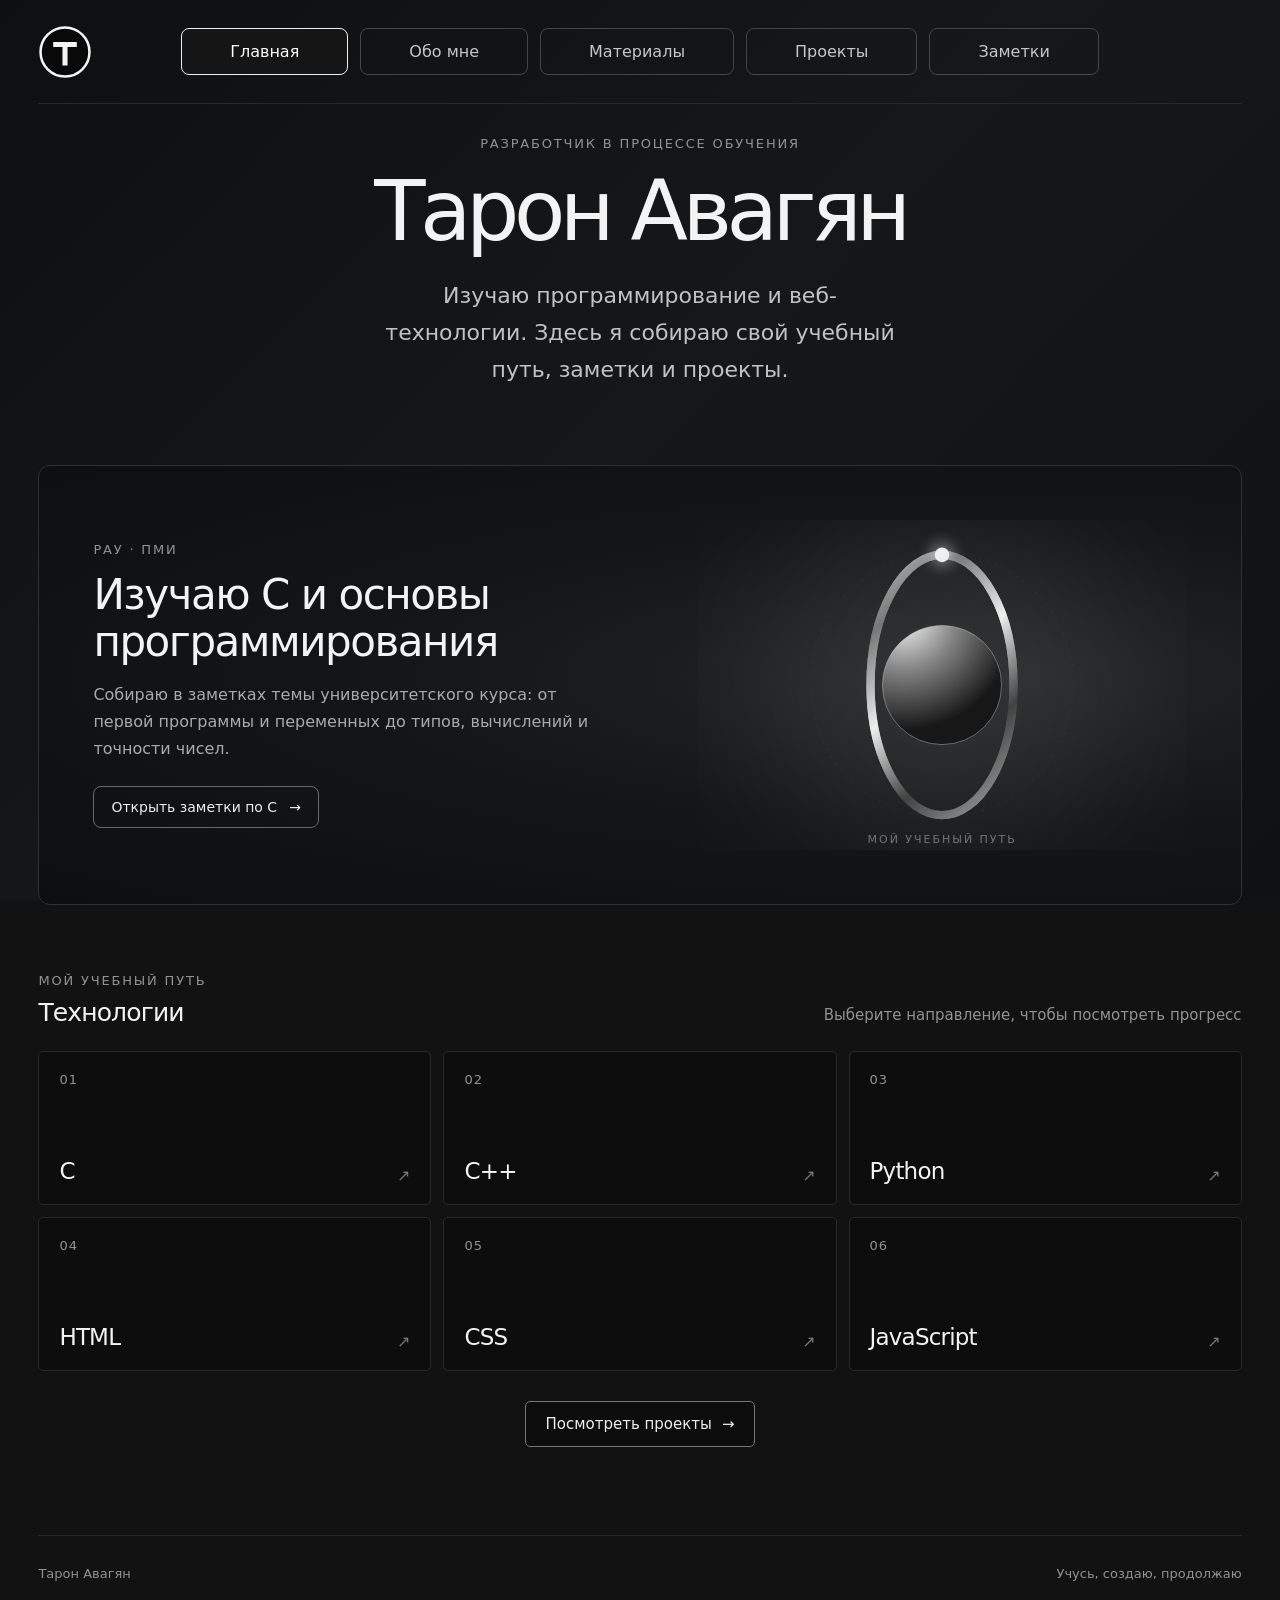
<file: index.html>
<!doctype html>
<html lang="ru">
  <head>
    <meta charset="utf-8">
    <meta name="viewport" content="width=device-width, initial-scale=1">
    <meta name="description" content="Учебное портфолио Тарона Авагяна: языки программирования и веб-технологии.">
    <title>PORTFOLIO — Тарон Авагян</title>
    <link rel="icon" type="image/svg+xml" href="assets/favicon.svg">
    <link rel="stylesheet" href="css/style.css">
    <script src="js/main.js" defer></script>
  </head>
  <body>
    <header class="site-header">
      <a class="site-brand" href="index.html" aria-label="PORTFOLIO — главная">
        <img src="assets/favicon.svg" alt="" width="60" height="60">
      </a>
      <nav class="site-nav" aria-label="Основная навигация">
        <a href="index.html" aria-current="page">Главная</a>
        <a href="pages/about.html">Обо мне</a>
        <a href="pages/materials.html">Материалы</a>
        <a href="pages/projects.html">Проекты</a>
        <a href="pages/notes.html">Заметки</a>
      </nav>
    </header>

    <main>
      <section class="intro intro-centered" aria-labelledby="intro-title">
        <p class="eyebrow">Разработчик в процессе обучения</p>
        <h1 id="intro-title">Тарон Авагян</h1>
        <p class="intro-text">Изучаю программирование и веб-технологии. Здесь я собираю свой учебный путь, заметки и проекты.</p>
      </section>

      <section class="rau-feature" aria-labelledby="rau-feature-title">
        <div class="rau-feature-copy">
          <p class="eyebrow">РАУ · ПМИ</p>
          <h2 id="rau-feature-title">Изучаю C и основы программирования</h2>
          <p>Собираю в заметках темы университетского курса: от первой программы и переменных до типов, вычислений и точности чисел.</p>
          <a class="rau-feature-link" href="pages/notes.html#c-notes">Открыть заметки по C <span aria-hidden="true">→</span></a>
        </div>
        <div class="rau-feature-art" aria-hidden="true">
          <svg class="rau-orbit" viewBox="0 0 360 360" role="presentation">
            <defs>
              <linearGradient id="rau-metal" x1="42" y1="28" x2="306" y2="328" gradientUnits="userSpaceOnUse">
                <stop stop-color="#fff"/>
                <stop offset=".28" stop-color="#777"/>
                <stop offset=".48" stop-color="#eee"/>
                <stop offset=".68" stop-color="#424242"/>
                <stop offset="1" stop-color="#d8d8d8"/>
              </linearGradient>
              <radialGradient id="rau-core" cx="0" cy="0" r="1" gradientTransform="matrix(82 92 -92 82 138 106)" gradientUnits="userSpaceOnUse">
                <stop stop-color="#f8f8f8"/>
                <stop offset=".45" stop-color="#888"/>
                <stop offset="1" stop-color="#171717"/>
              </radialGradient>
            </defs>
            <circle class="rau-halo" cx="180" cy="180" r="144"/>
            <g class="rau-ring rau-ring-back"><ellipse cx="180" cy="180" rx="78" ry="142"/></g>
            <g class="rau-ring rau-ring-front"><ellipse cx="180" cy="180" rx="78" ry="142"/></g>
            <circle class="rau-orbit-core" cx="180" cy="180" r="65"/>
            <circle class="rau-satellite" cx="180" cy="38" r="8"/>
          </svg>
          <span class="rau-feature-caption">Мой учебный путь</span>
        </div>
      </section>

      <section class="learning" aria-labelledby="learning-title">
        <div class="section-heading">
          <div>
            <p class="eyebrow">Мой учебный путь</p>
            <h2 id="learning-title">Технологии</h2>
          </div>
          <p class="section-note">Выберите направление, чтобы посмотреть прогресс</p>
        </div>

        <div class="technology-grid">
          <a class="technology-card" href="pages/c.html"><span class="card-index">01</span><span class="card-name">C</span><span class="card-arrow" aria-hidden="true">↗</span></a>
          <a class="technology-card" href="pages/cpp.html"><span class="card-index">02</span><span class="card-name">C++</span><span class="card-arrow" aria-hidden="true">↗</span></a>
          <a class="technology-card" href="pages/python.html"><span class="card-index">03</span><span class="card-name">Python</span><span class="card-arrow" aria-hidden="true">↗</span></a>
          <a class="technology-card" href="pages/html.html"><span class="card-index">04</span><span class="card-name">HTML</span><span class="card-arrow" aria-hidden="true">↗</span></a>
          <a class="technology-card" href="pages/css.html"><span class="card-index">05</span><span class="card-name">CSS</span><span class="card-arrow" aria-hidden="true">↗</span></a>
          <a class="technology-card" href="pages/javascript.html"><span class="card-index">06</span><span class="card-name">JavaScript</span><span class="card-arrow" aria-hidden="true">↗</span></a>
        </div>
        <div class="learning-actions">
          <a class="projects-cta" href="pages/projects.html">Посмотреть проекты <span aria-hidden="true">→</span></a>
        </div>
      </section>
    </main>

    <footer class="site-footer">
      <span>Тарон Авагян</span>
      <span>Учусь, создаю, продолжаю</span>
    </footer>
    <button class="back-to-top" type="button" aria-label="Наверх" aria-hidden="true" tabindex="-1"><svg class="back-to-top-icon" aria-hidden="true" viewBox="0 0 24 56" preserveAspectRatio="none"><path d="M12 2 6 11h4.5v43h3V11H18z"/></svg></button>
  </body>
</html>
</file>
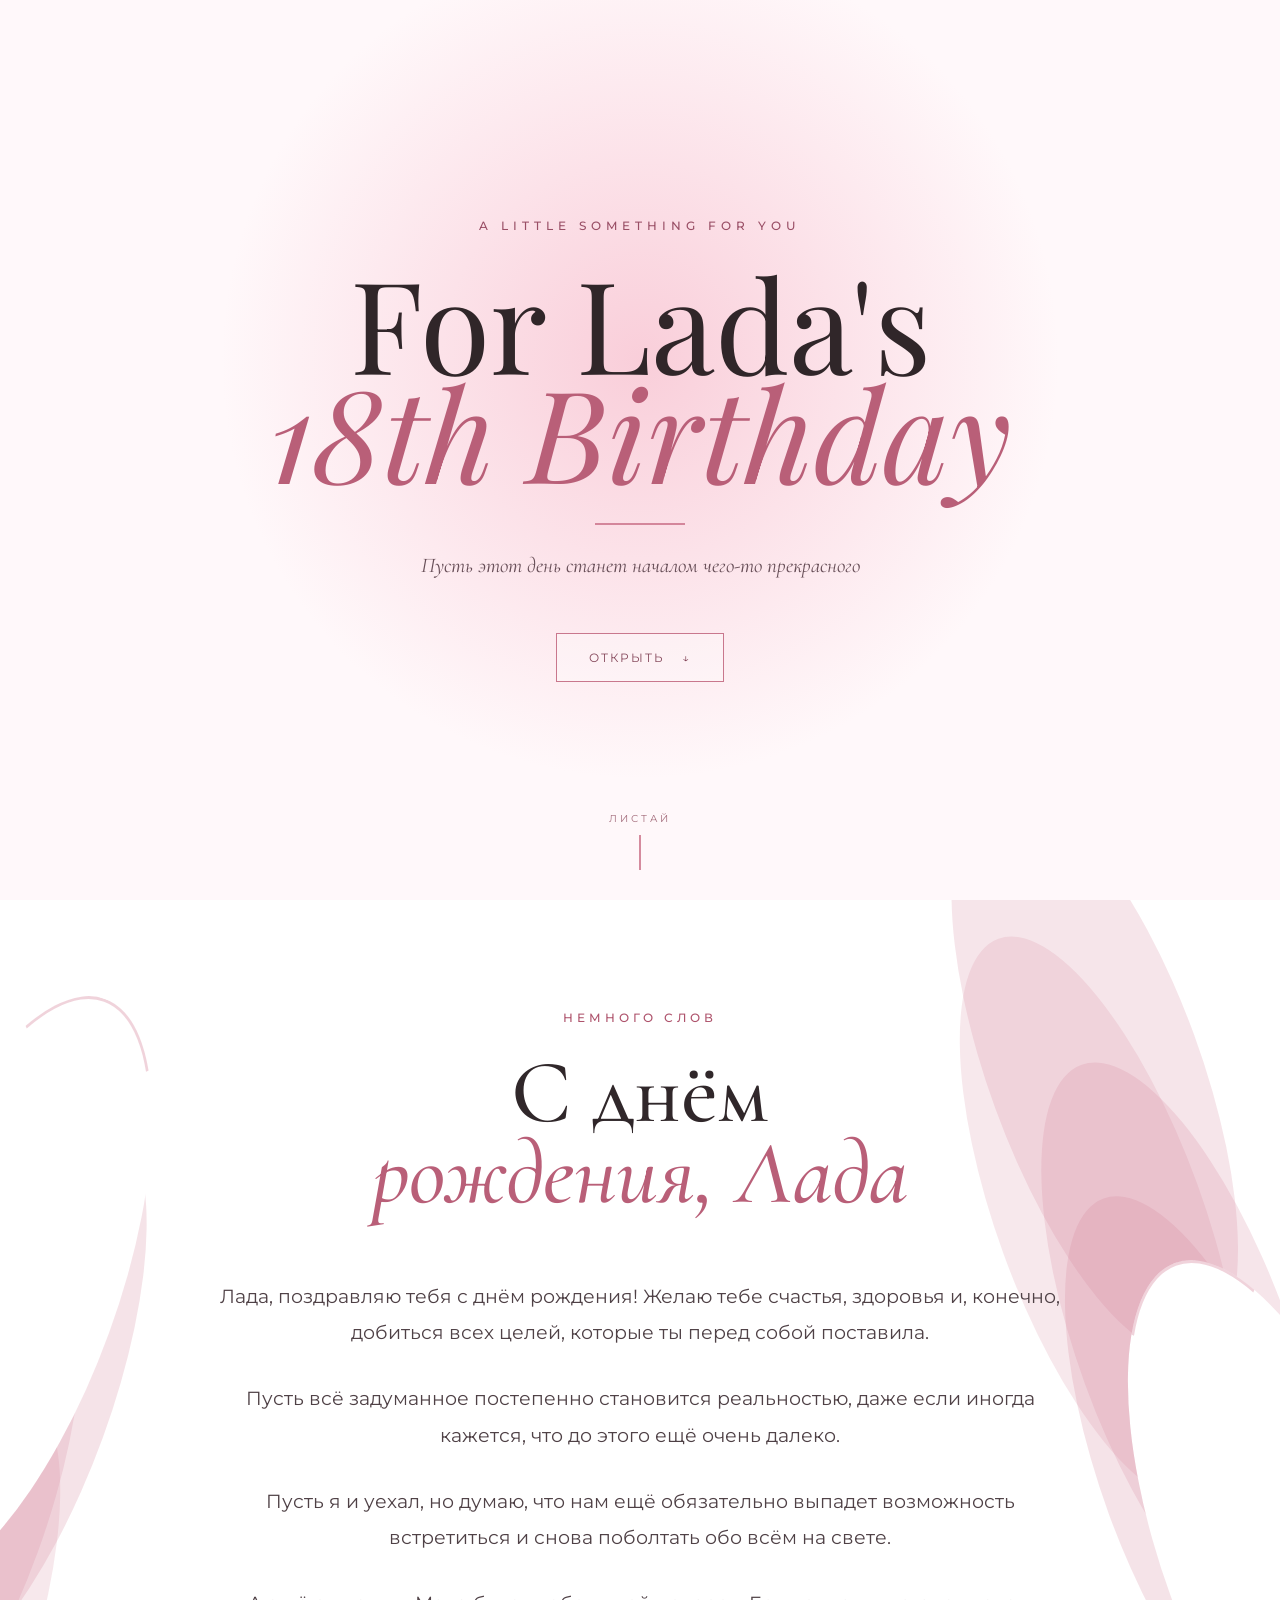
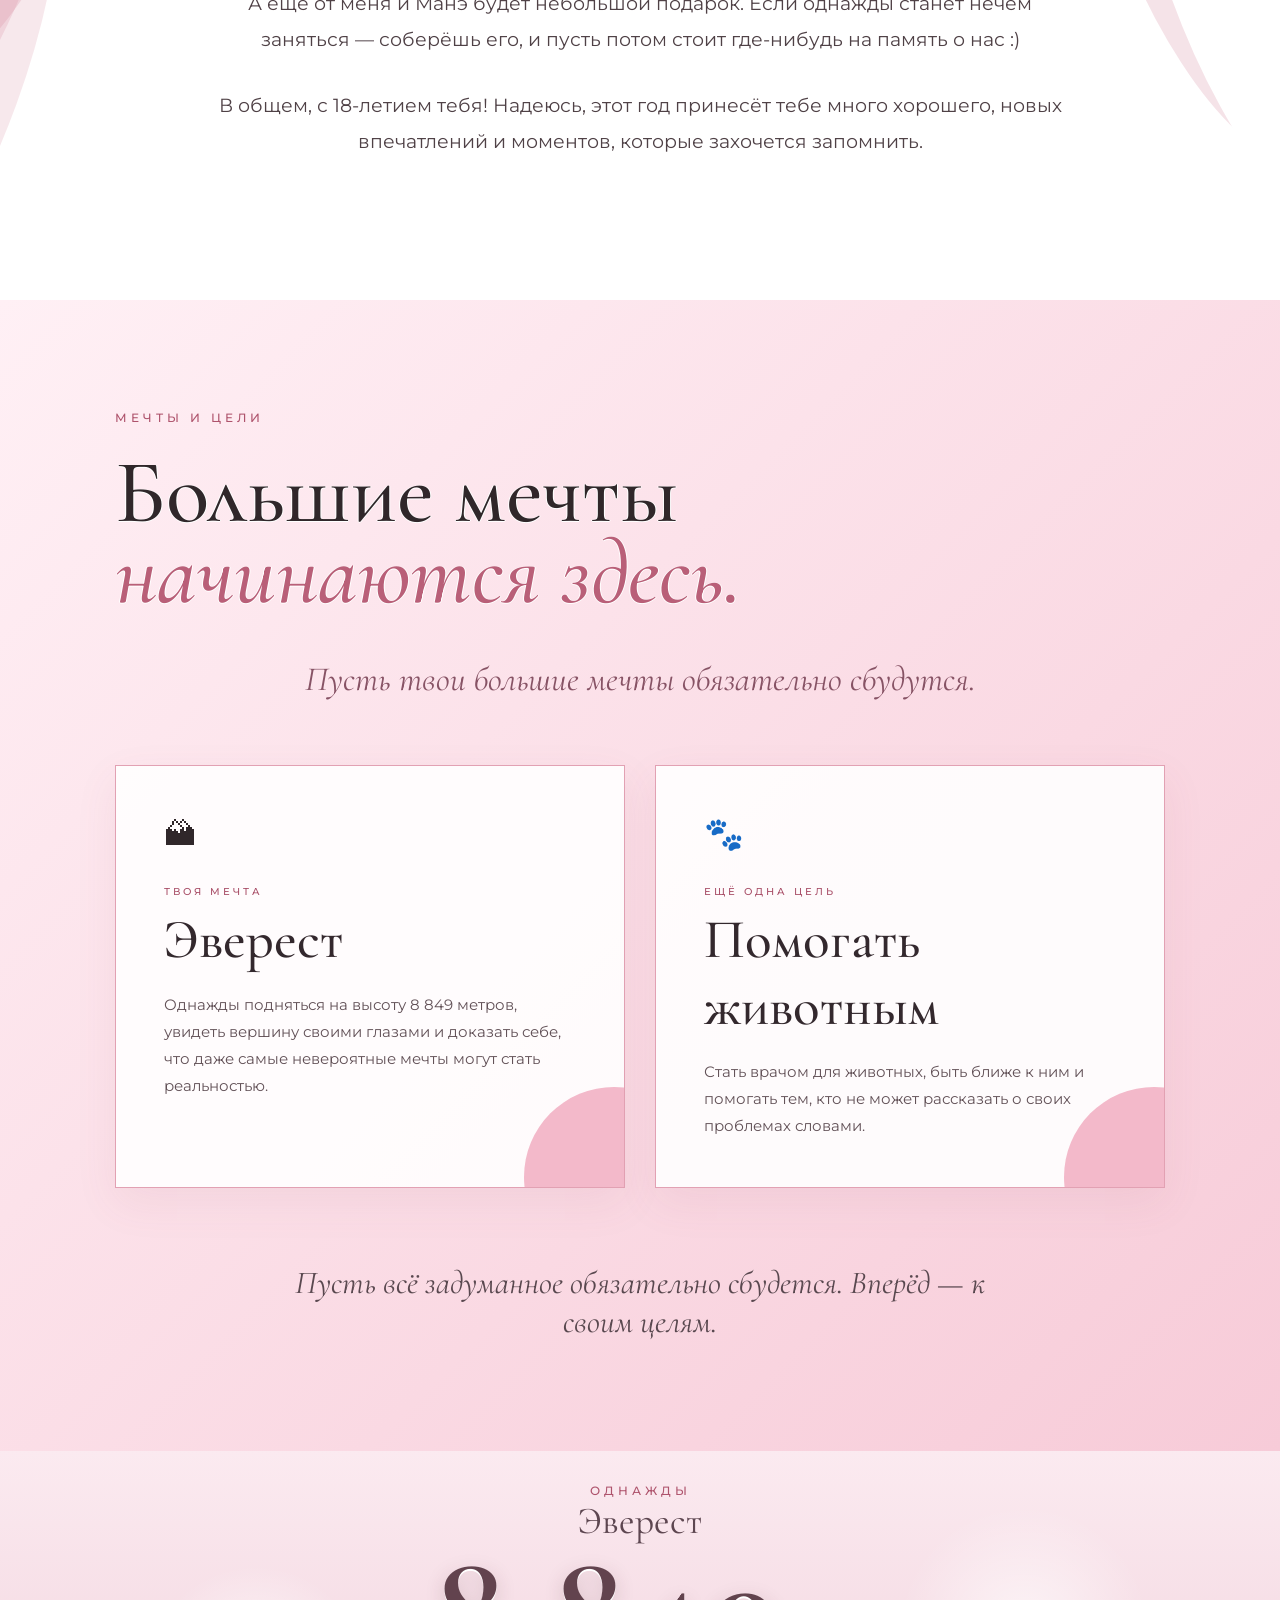
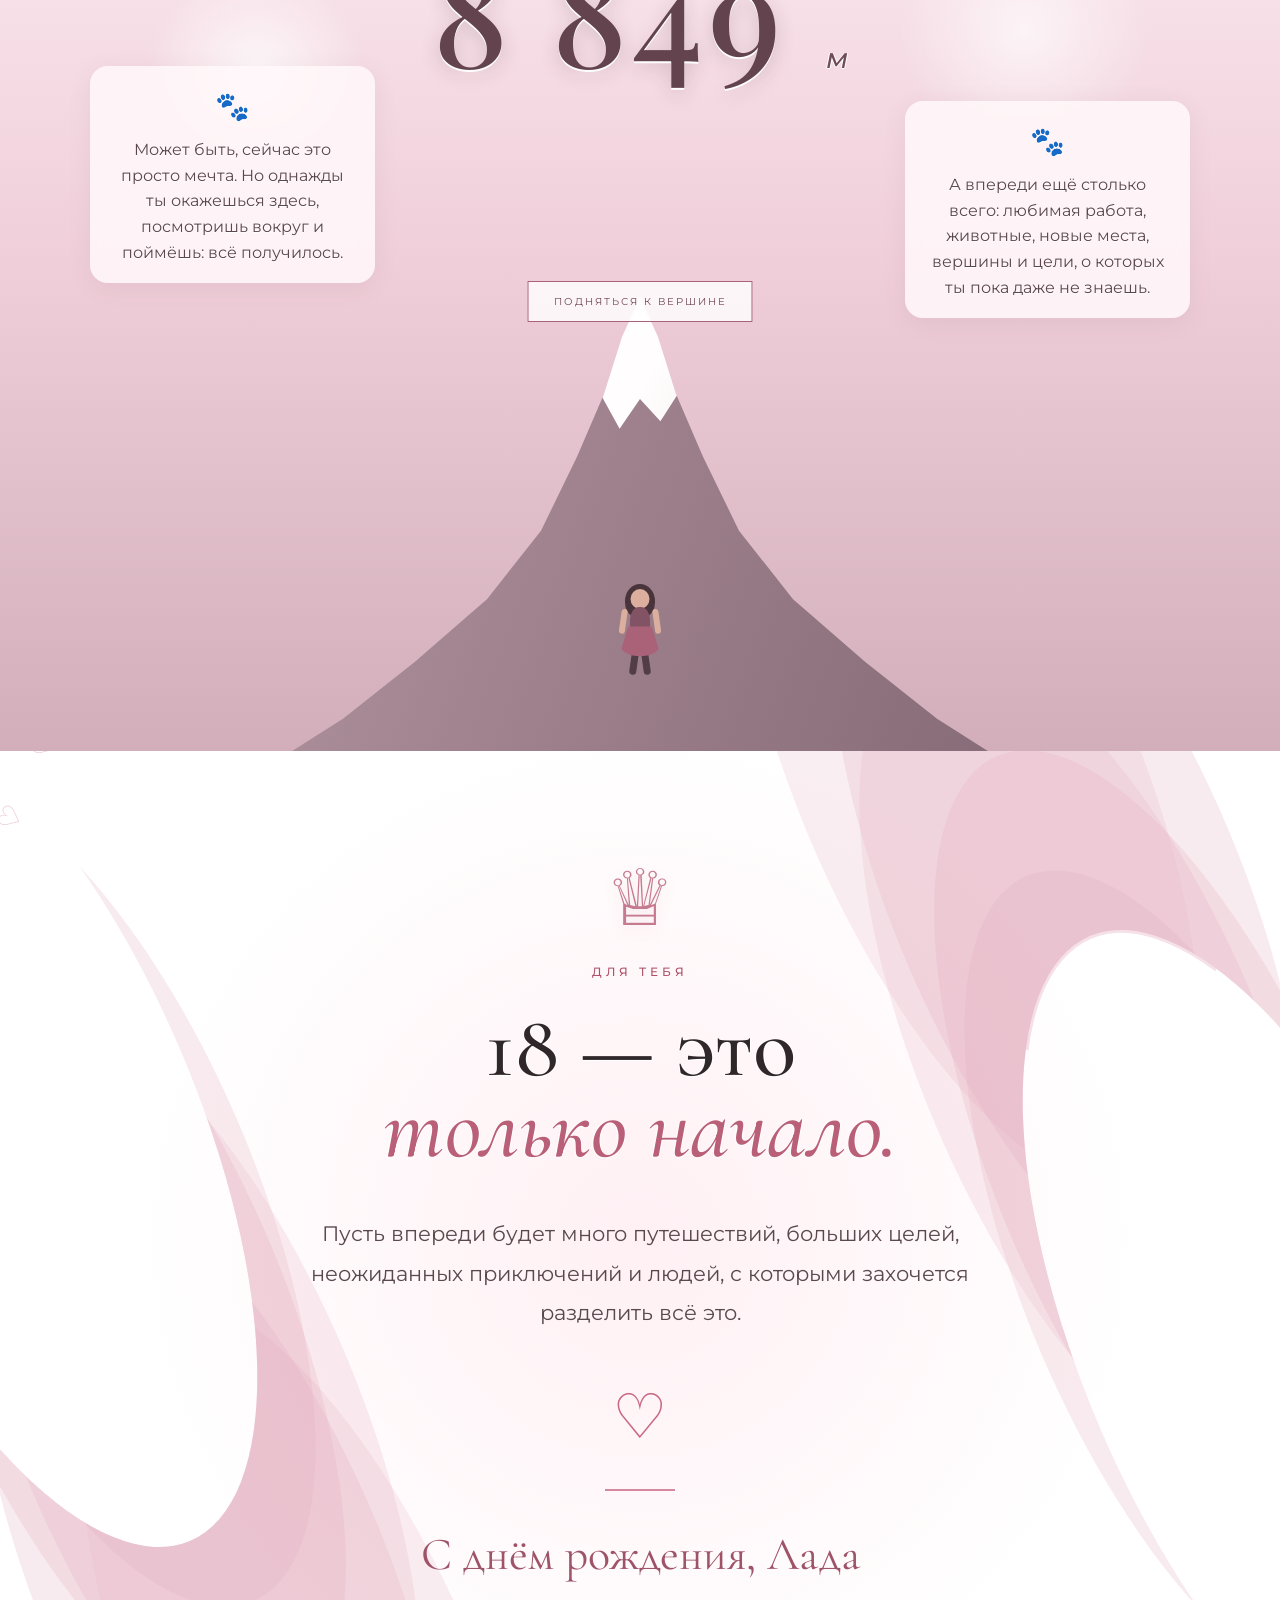
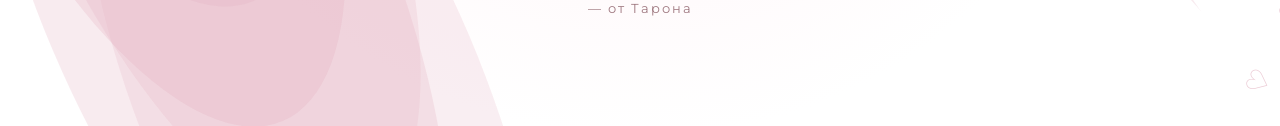
<file: projects/birthday-site/index.html>
<!DOCTYPE html>
<html lang="ru">
<head>
    <meta charset="UTF-8">
    <meta name="viewport" content="width=device-width, initial-scale=1.0">

    <title>For Lada's 18th Birthday</title>

    <link rel="preconnect" href="https://fonts.googleapis.com">
    <link rel="preconnect" href="https://fonts.gstatic.com" crossorigin>

    <link href="https://fonts.googleapis.com/css2?family=Cormorant+Garamond:wght@400;500;600;700&family=Montserrat:wght@300;400;500;600&family=Playfair+Display:ital,wght@0,400;0,500;1,400&display=swap" rel="stylesheet">

    <link rel="stylesheet" href="style.css">
</head>

<body>




    <!-- =========================
         ПЕРВАЯ СТРАНИЦА
    ========================== -->

    <section class="hero">

        <div class="hero-content">

            <p class="small-title">
                A little something for you
            </p>

            <h1>
                For Lada's<br>
                <span>18th Birthday</span>
            </h1>

            <div class="line"></div>

            <p class="hero-subtitle">
                Пусть этот день станет началом чего-то прекрасного
            </p>

            <button class="open-button" id="openButton" type="button">
                Открыть
                <span>↓</span>
            </button>

        </div>

        <div class="scroll-hint">
            листай
            <span></span>
        </div>

    </section>


    <!-- =========================
         ВТОРАЯ СТРАНИЦА
    ========================== -->

    <section class="greeting section">

        <div class="content greeting-content">

            <p class="eyebrow">
                Немного слов
            </p>

            <h2>
                С днём<br>
                <span>рождения, Лада</span>
            </h2>

            <div class="greeting-text">

                <p>
                    Лада, поздравляю тебя с днём рождения!
                    Желаю тебе счастья, здоровья и, конечно,
                    добиться всех целей, которые ты перед собой поставила.
                </p>

                <p>
                    Пусть всё задуманное постепенно становится реальностью,
                    даже если иногда кажется, что до этого ещё очень далеко.
                </p>

                <p>
                    Пусть я и уехал, но думаю, что нам ещё обязательно
                    выпадет возможность встретиться и снова поболтать
                    обо всём на свете.
                </p>

                <p>
                    А ещё от меня и Манэ будет небольшой подарок.
                    Если однажды станет нечем заняться — соберёшь его,
                    и пусть потом стоит где-нибудь на память о нас :)
                </p>

                <p>
                    В общем, с 18-летием тебя!
                    Надеюсь, этот год принесёт тебе много хорошего,
                    новых впечатлений и моментов, которые захочется запомнить.
                </p>

            </div>

        </div>

    </section>


    <!-- =========================
         ТРЕТЬЯ СТРАНИЦА
    ========================== -->

    <section class="dreams section">

        <div class="content">

            <p class="eyebrow">
                Мечты и цели
            </p>

            <h2>
                Большие мечты<br>
                <span>начинаются здесь.</span>
            </h2>

            <p class="dream-intro">
                Пусть твои большие мечты обязательно сбудутся.
            </p>


            <div class="dream-cards">

                <div class="dream-card">

                    <div class="dream-icon">
                        🏔
                    </div>

                    <p class="card-label">
                        Твоя мечта
                    </p>

                    <h3>
                        Эверест
                    </h3>

                    <p>
                        Однажды подняться на высоту 8 849 метров,
                        увидеть вершину своими глазами и доказать
                        себе, что даже самые невероятные мечты
                        могут стать реальностью.
                    </p>

                </div>


                <div class="dream-card">

                    <div class="dream-icon">
                        🐾
                    </div>

                    <p class="card-label">
                        Ещё одна цель
                    </p>

                    <h3>
                        Помогать животным
                    </h3>

                    <p>
                        Стать врачом для животных, быть ближе к ним
                        и помогать тем, кто не может рассказать
                        о своих проблемах словами.
                    </p>

                </div>

            </div>


            <div class="together">

                <p>
                    Пусть всё задуманное обязательно сбудется.
                    Вперёд — к своим целям.
                </p>

            </div>

        </div>

    </section>


    <!-- =========================
         ЧЕТВЁРТАЯ СТРАНИЦА
    ========================== -->

    <section class="mountain-section">

        <div class="mountain-sky"></div>


        <!-- ЗАГОЛОВОК -->

        <div class="mountain-content">

            <p class="eyebrow">
                Однажды
            </p>

            <p class="mountain-title">
                Эверест
            </p>

            <h2 class="mountain-number">
                8 849 <span>м</span>
            </h2>

        </div>


        <!-- ТЕКСТ СЛЕВА И СПРАВА -->

        <div class="mountain-text">

            <div class="mountain-message left-message">

                <span class="paw">
                    🐾
                </span>

                <p>
                    Может быть, сейчас это просто мечта.
                    Но однажды ты окажешься здесь,
                    посмотришь вокруг и поймёшь:
                    всё получилось.
                </p>

            </div>


            <div class="mountain-message right-message">

                <span class="paw">
                    🐾
                </span>

                <p>
                    А впереди ещё столько всего:
                    любимая работа, животные,
                    новые места, вершины и цели,
                    о которых ты пока даже не знаешь.
                </p>

            </div>

        </div>


        <!-- ГОРЫ -->

        <div class="mountains">

            <div class="main-mountain">

                <div class="mountain-snow"></div>

            </div>

        </div>


        <!-- ЛАДА -->

        <div class="climber" id="climber">

            <div class="climber-name">
                Лада
            </div>

            <div class="person">

                <div class="hair"></div>

                <div class="head"></div>

                <div class="body"></div>

                <div class="dress"></div>

                <div class="arm left-arm"></div>

                <div class="arm right-arm"></div>

                <div class="leg left-leg"></div>

                <div class="leg right-leg"></div>

            </div>

        </div>


        <!-- КНОПКА -->

        <button class="summit-button" id="summitButton" type="button">
            Подняться к вершине
        </button>


        <!-- БОКОВЫЕ КОНФЕТТИ -->

        <div
            class="side-confetti left-confetti"
            id="leftConfetti">
        </div>

        <div
            class="side-confetti right-confetti"
            id="rightConfetti">
        </div>

    </section>


    <!-- =========================
         ФИНАЛ
    ========================== -->

    <section class="final section">

        <div class="final-content">

            <div class="crown">
                ♕
            </div>

            <p class="eyebrow">
                Для тебя
            </p>

            <h2>
                18 — это<br>
                <span>только начало.</span>
            </h2>

            <p class="final-text">
                Пусть впереди будет много путешествий,
                больших целей, неожиданных приключений
                и людей, с которыми захочется разделить
                всё это.
            </p>

            <div class="heart">
                ♡
            </div>

            <div class="final-line"></div>

            <p class="final-wish">
                С днём рождения, Лада
            </p>

            <p class="signature">
                — от Тарона
            </p>

        </div>

    </section>


    <!-- КОНФЕТТИ -->

    <div
        class="confetti-container"
        id="confetti">
    </div>


    <script src="script.js"></script>

</body>
</html>
</file>
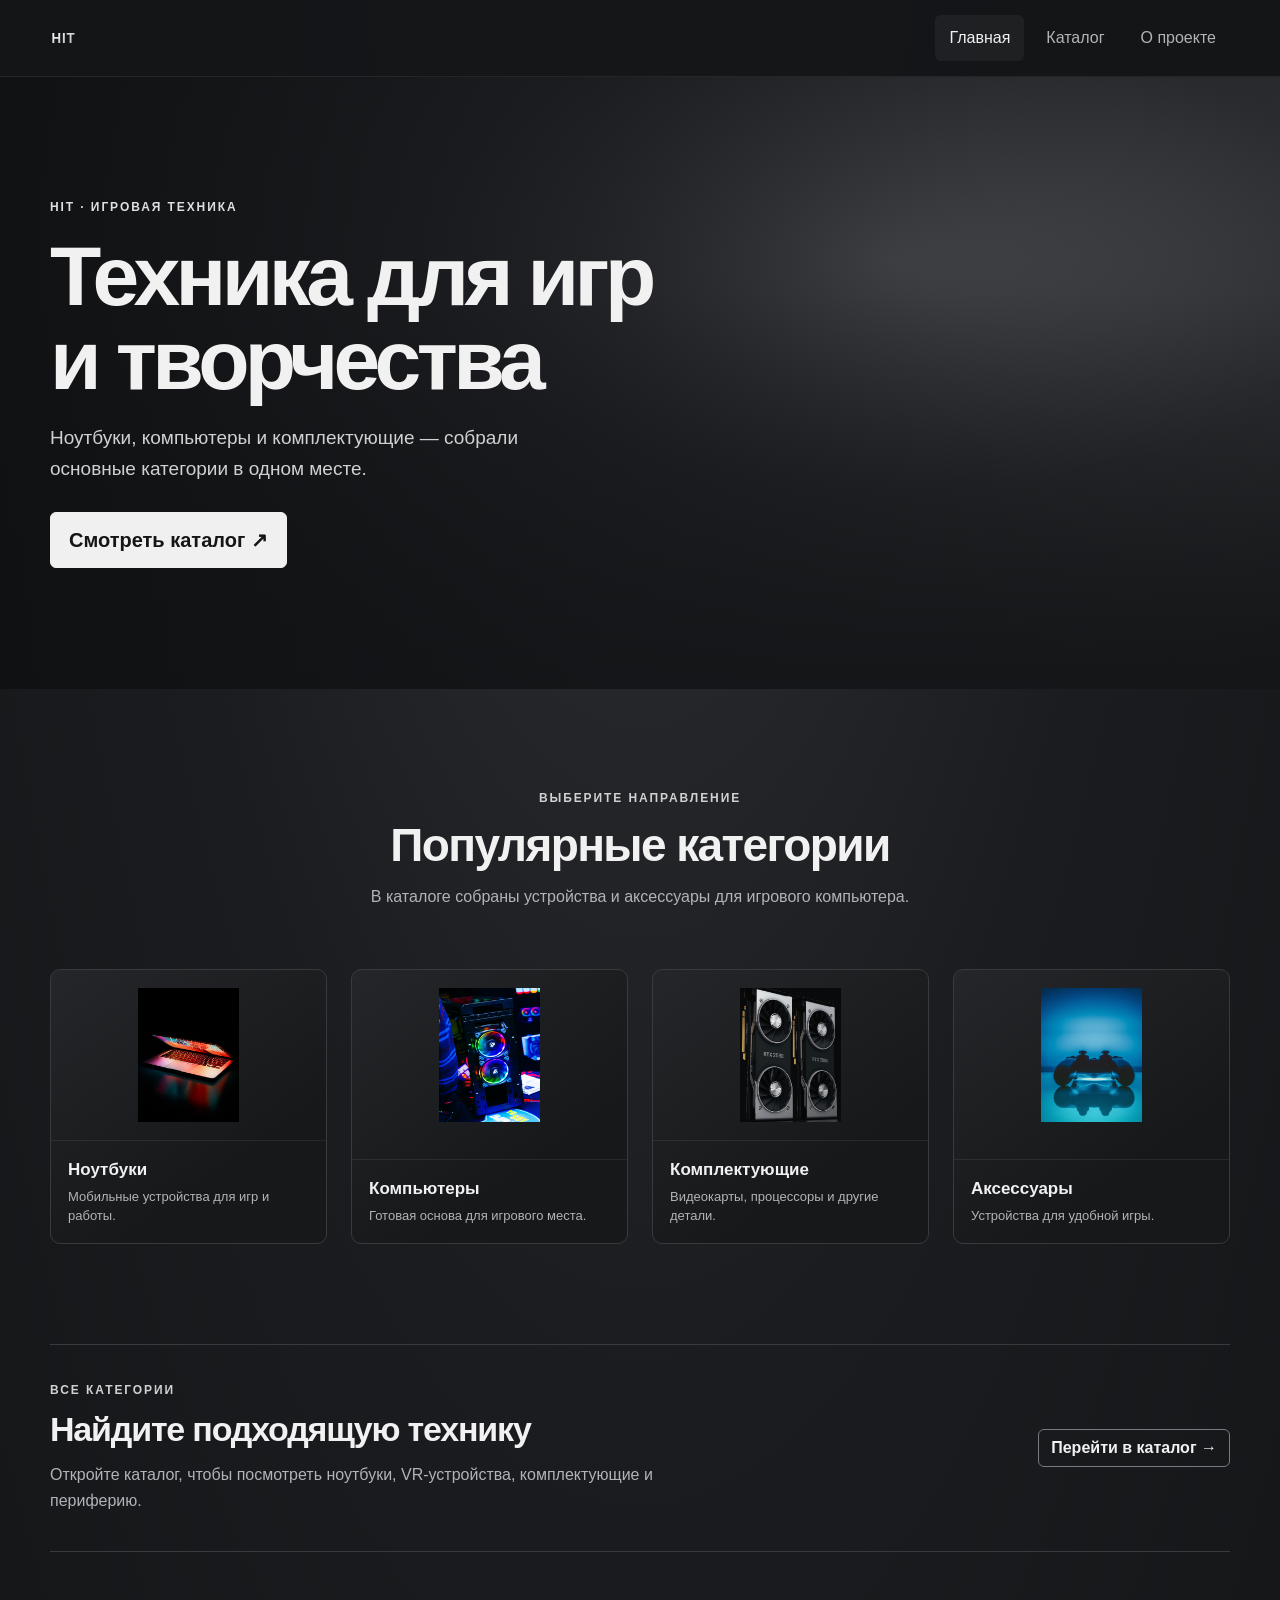
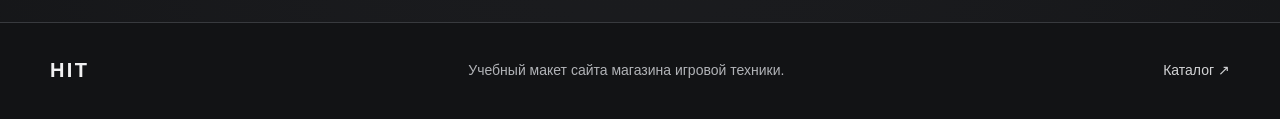
<file: projects/gaming-store/index.html>
<!doctype html>
<html lang="ru">
<head>
  <meta charset="utf-8">
  <meta name="viewport" content="width=device-width, initial-scale=1">
  <meta name="description" content="Учебный макет магазина игровой техники HIT.">
  <title>HIT — игровая техника</title>
  <link rel="icon" type="image/svg+xml" href="files/favicon.svg">
  <link rel="stylesheet" href="https://cdn.jsdelivr.net/npm/bootstrap@5.2.3/dist/css/bootstrap.min.css" integrity="sha384-rbsA2VBKQhggwzxH7pPCaAqO46MgnOM80zW1RWuH61DGLwZJEdK2Kadq2F9CUG65" crossorigin="anonymous">
  <link rel="stylesheet" href="styles/mycss.css">
  <link rel="stylesheet" href="styles/bgvideo.css">
</head>
<body>
  <header class="site-header">
    <nav class="navbar navbar-expand-lg" aria-label="Главная навигация">
      <div class="container">
        <a class="navbar-brand" href="index.html" aria-label="HIT — главная"><img src="files/logo.svg" alt="HIT" width="104" height="40"></a>
        <button class="navbar-toggler" type="button" data-bs-toggle="collapse" data-bs-target="#siteNav" aria-controls="siteNav" aria-expanded="false" aria-label="Открыть меню">
          <span class="navbar-toggler-icon"></span>
        </button>
        <div class="collapse navbar-collapse" id="siteNav">
          <ul class="navbar-nav ms-auto">
            <li class="nav-item"><a class="nav-link active" aria-current="page" href="index.html">Главная</a></li>
            <li class="nav-item"><a class="nav-link" href="pricing.html">Каталог</a></li>
            <li class="nav-item"><a class="nav-link" href="#contacts">О проекте</a></li>
          </ul>
        </div>
      </div>
    </nav>
  </header>

  <main>
    <section class="hero" aria-labelledby="hero-title">
      <video class="hero-video" src="files/video-bg.mp4" autoplay muted loop playsinline aria-hidden="true"></video>
      <div class="hero-shade"></div>
      <div class="container hero-content">
        <p class="eyebrow">HIT · игровая техника</p>
        <h1 id="hero-title">Техника для игр<br>и творчества</h1>
        <p class="hero-copy">Ноутбуки, компьютеры и комплектующие — собрали основные категории в одном месте.</p>
        <a class="btn btn-light btn-lg" href="pricing.html">Смотреть каталог <span aria-hidden="true">↗</span></a>
      </div>
    </section>

    <section class="container section-space" id="categories" aria-labelledby="categories-title">
      <div class="section-heading">
        <p class="eyebrow">Выберите направление</p>
        <h2 id="categories-title">Популярные категории</h2>
        <p>В каталоге собраны устройства и аксессуары для игрового компьютера.</p>
      </div>
      <div class="row g-4 category-grid">
        <div class="col-md-6 col-xl-3">
          <a class="category-card" href="pricing.html#laptops">
            <img src="img/laptop.png" alt="Игровой ноутбук" loading="lazy">
            <span class="category-card-copy"><strong>Ноутбуки</strong><span>Мобильные устройства для игр и работы.</span></span>
          </a>
        </div>
        <div class="col-md-6 col-xl-3">
          <a class="category-card" href="pricing.html#computers">
            <img src="img/gaming pc.png" alt="Игровой компьютер" loading="lazy">
            <span class="category-card-copy"><strong>Компьютеры</strong><span>Готовая основа для игрового места.</span></span>
          </a>
        </div>
        <div class="col-md-6 col-xl-3">
          <a class="category-card" href="pricing.html#components">
            <img src="img/gpu.png" alt="Видеокарта" loading="lazy">
            <span class="category-card-copy"><strong>Комплектующие</strong><span>Видеокарты, процессоры и другие детали.</span></span>
          </a>
        </div>
        <div class="col-md-6 col-xl-3">
          <a class="category-card" href="pricing.html#accessories">
            <img src="img/controller.png" alt="Игровой контроллер" loading="lazy">
            <span class="category-card-copy"><strong>Аксессуары</strong><span>Устройства для удобной игры.</span></span>
          </a>
        </div>
      </div>
    </section>

    <section class="catalog-banner container section-space" aria-labelledby="catalog-title">
      <div>
        <p class="eyebrow">Все категории</p>
        <h2 id="catalog-title">Найдите подходящую технику</h2>
        <p>Откройте каталог, чтобы посмотреть ноутбуки, VR-устройства, комплектующие и периферию.</p>
      </div>
      <a class="btn btn-outline-light" href="pricing.html">Перейти в каталог <span aria-hidden="true">→</span></a>
    </section>
  </main>

  <footer class="site-footer" id="contacts">
    <div class="container footer-inner">
      <a class="footer-brand" href="index.html">HIT</a>
      <p>Учебный макет сайта магазина игровой техники.</p>
      <a href="pricing.html">Каталог <span aria-hidden="true">↗</span></a>
    </div>
  </footer>

  <script src="https://cdn.jsdelivr.net/npm/bootstrap@5.2.3/dist/js/bootstrap.bundle.min.js" integrity="sha384-kenU1KFdBIe4zVF0s0G1M5b4hcpxyD9F7jL+jjXkk+Q2h455rYXK/7HAuoJl+0I4" crossorigin="anonymous"></script>
</body>
</html>
</file>
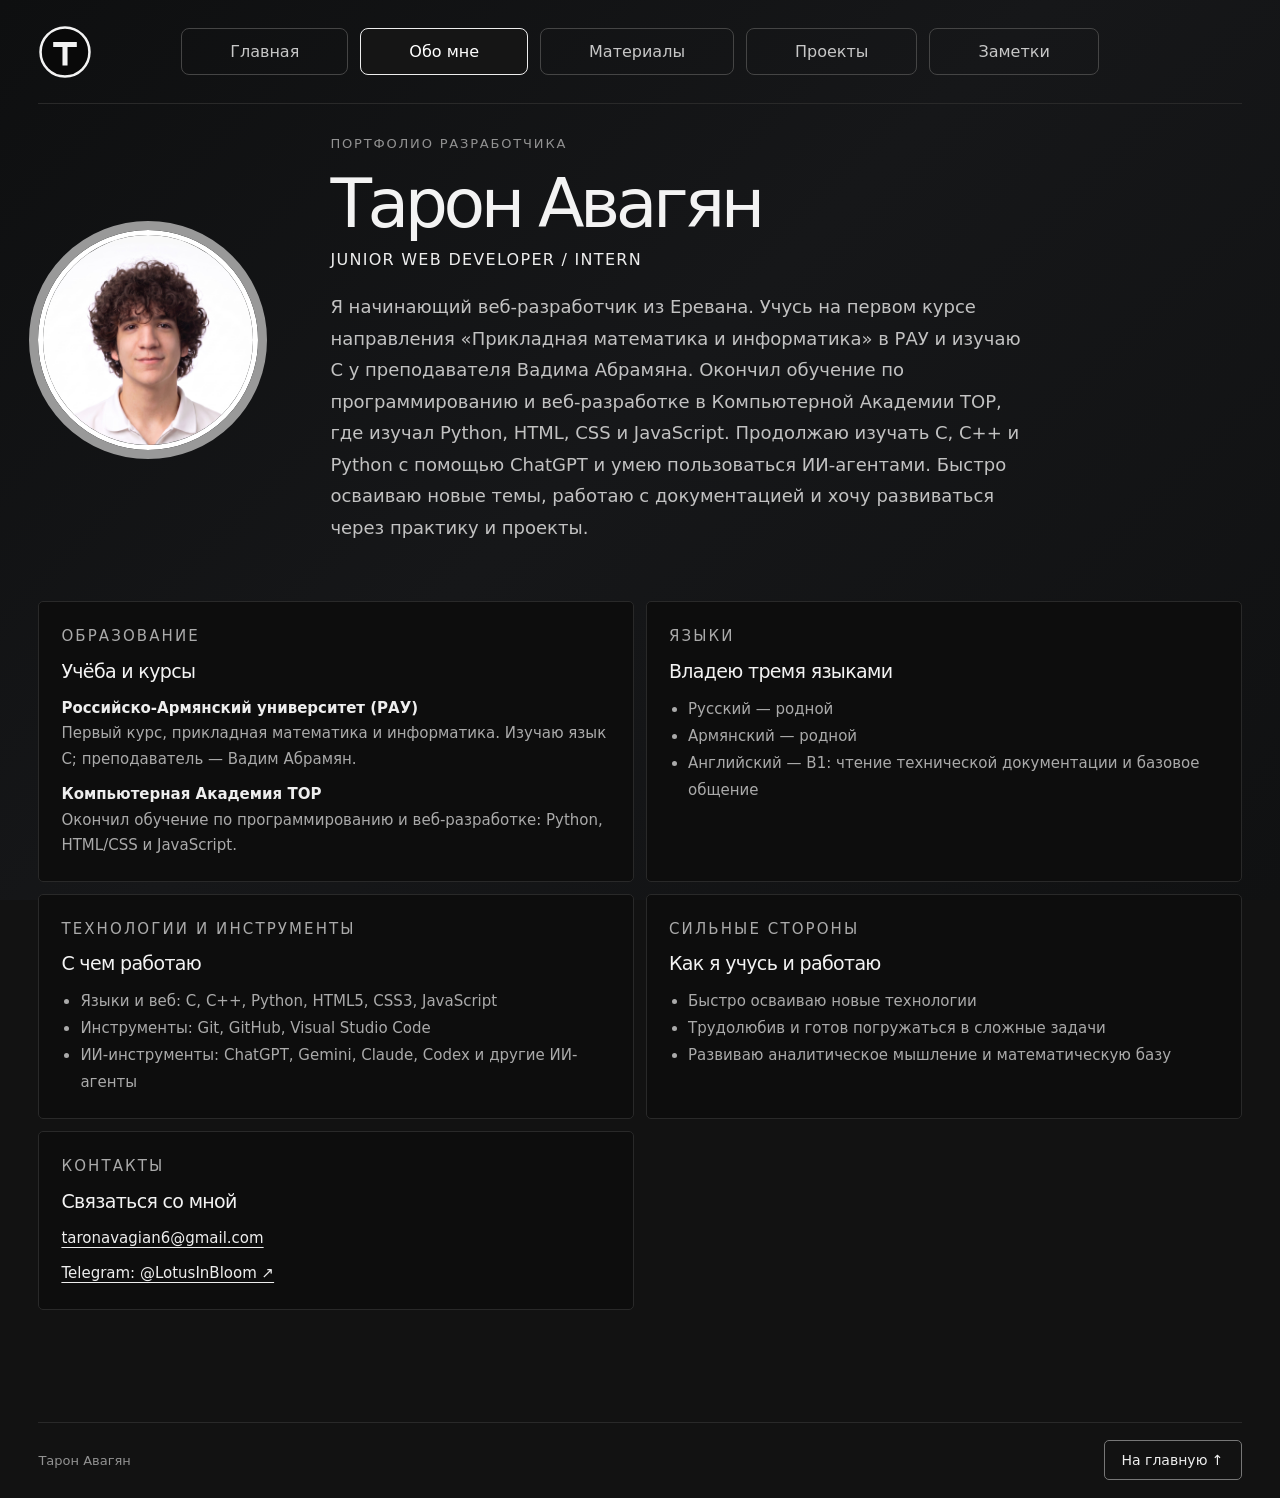
<file: pages/about.html>
<!doctype html>
<html lang="ru">
  <head>
    <meta charset="utf-8">
    <meta name="viewport" content="width=device-width, initial-scale=1">
    <meta name="description" content="Тарон Авагян — начинающий веб-разработчик, студент РАУ.">
    <title>PORTFOLIO — Обо мне</title>
    <link rel="icon" type="image/svg+xml" href="../assets/favicon.svg">
    <link rel="stylesheet" href="../css/style.css">
    <script src="../js/main.js" defer></script>
  </head>
  <body>
    <header class="site-header">
      <a class="site-brand" href="../index.html" aria-label="PORTFOLIO — главная">
        <img src="../assets/favicon.svg" alt="" width="60" height="60">
      </a>
      <nav class="site-nav" aria-label="Основная навигация">
        <a href="../index.html">Главная</a>
        <a href="about.html" aria-current="page">Обо мне</a>
        <a href="materials.html">Материалы</a>
        <a href="projects.html">Проекты</a>
        <a href="notes.html">Заметки</a>
      </nav>
    </header>

    <main class="about-page">
      <section class="profile-hero" aria-labelledby="profile-title">
        <img class="profile-photo" src="../assets/profile-photo.jpg" alt="Портрет Тарона Авагяна" width="220" height="220" decoding="async">
        <div class="profile-copy">
          <p class="eyebrow">Портфолио разработчика</p>
          <h1 id="profile-title">Тарон Авагян</h1>
          <p class="profile-role">Junior Web Developer / Intern</p>
          <p class="profile-summary">Я начинающий веб-разработчик из Еревана. Учусь на первом курсе направления «Прикладная математика и информатика» в РАУ и изучаю C у преподавателя Вадима Абрамяна. Окончил обучение по программированию и веб-разработке в Компьютерной Академии TOP, где изучал Python, HTML, CSS и JavaScript. Продолжаю изучать C, C++ и Python с помощью ChatGPT и умею пользоваться ИИ-агентами. Быстро осваиваю новые темы, работаю с документацией и хочу развиваться через практику и проекты.</p>
        </div>
      </section>

      <div class="about-grid">
        <section class="about-panel" aria-labelledby="education-title">
          <p class="eyebrow">Образование</p>
          <h2 id="education-title">Учёба и курсы</h2>
          <p><strong>Российско-Армянский университет (РАУ)</strong><br>Первый курс, прикладная математика и информатика. Изучаю язык C; преподаватель — Вадим Абрамян.</p>
          <p><strong>Компьютерная Академия TOP</strong><br>Окончил обучение по программированию и веб-разработке: Python, HTML/CSS и JavaScript.</p>
        </section>

        <section class="about-panel" aria-labelledby="languages-title">
          <p class="eyebrow">Языки</p>
          <h2 id="languages-title">Владею тремя языками</h2>
          <ul>
            <li>Русский — родной</li>
            <li>Армянский — родной</li>
            <li>Английский — B1: чтение технической документации и базовое общение</li>
          </ul>
        </section>

        <section class="about-panel" aria-labelledby="tools-title">
          <p class="eyebrow">Технологии и инструменты</p>
          <h2 id="tools-title">С чем работаю</h2>
          <ul>
            <li>Языки и веб: C, C++, Python, HTML5, CSS3, JavaScript</li>
            <li>Инструменты: Git, GitHub, Visual Studio Code</li>
            <li>ИИ-инструменты: ChatGPT, Gemini, Claude, Codex и другие ИИ-агенты</li>
          </ul>
        </section>

        <section class="about-panel" aria-labelledby="strengths-title">
          <p class="eyebrow">Сильные стороны</p>
          <h2 id="strengths-title">Как я учусь и работаю</h2>
          <ul>
            <li>Быстро осваиваю новые технологии</li>
            <li>Трудолюбив и готов погружаться в сложные задачи</li>
            <li>Развиваю аналитическое мышление и математическую базу</li>
          </ul>
        </section>

        <section class="about-panel" aria-labelledby="contact-title">
          <p class="eyebrow">Контакты</p>
          <h2 id="contact-title">Связаться со мной</h2>
          <p><a class="inline-link" href="mailto:taronavagian6@gmail.com">taronavagian6@gmail.com</a></p>
          <p><a class="inline-link" href="https://t.me/LotusInBloom" target="_blank" rel="noopener noreferrer">Telegram: @LotusInBloom ↗</a></p>
        </section>
      </div>
    </main>

    <footer class="site-footer">
      <span>Тарон Авагян</span>
      <a class="back-link" href="../index.html">На главную ↑</a>
    </footer>
    <button class="back-to-top" type="button" aria-label="Наверх" aria-hidden="true" tabindex="-1"><svg class="back-to-top-icon" aria-hidden="true" viewBox="0 0 24 56" preserveAspectRatio="none"><path d="M12 2 6 11h4.5v43h3V11H18z"/></svg></button>
  </body>
</html>
</file>
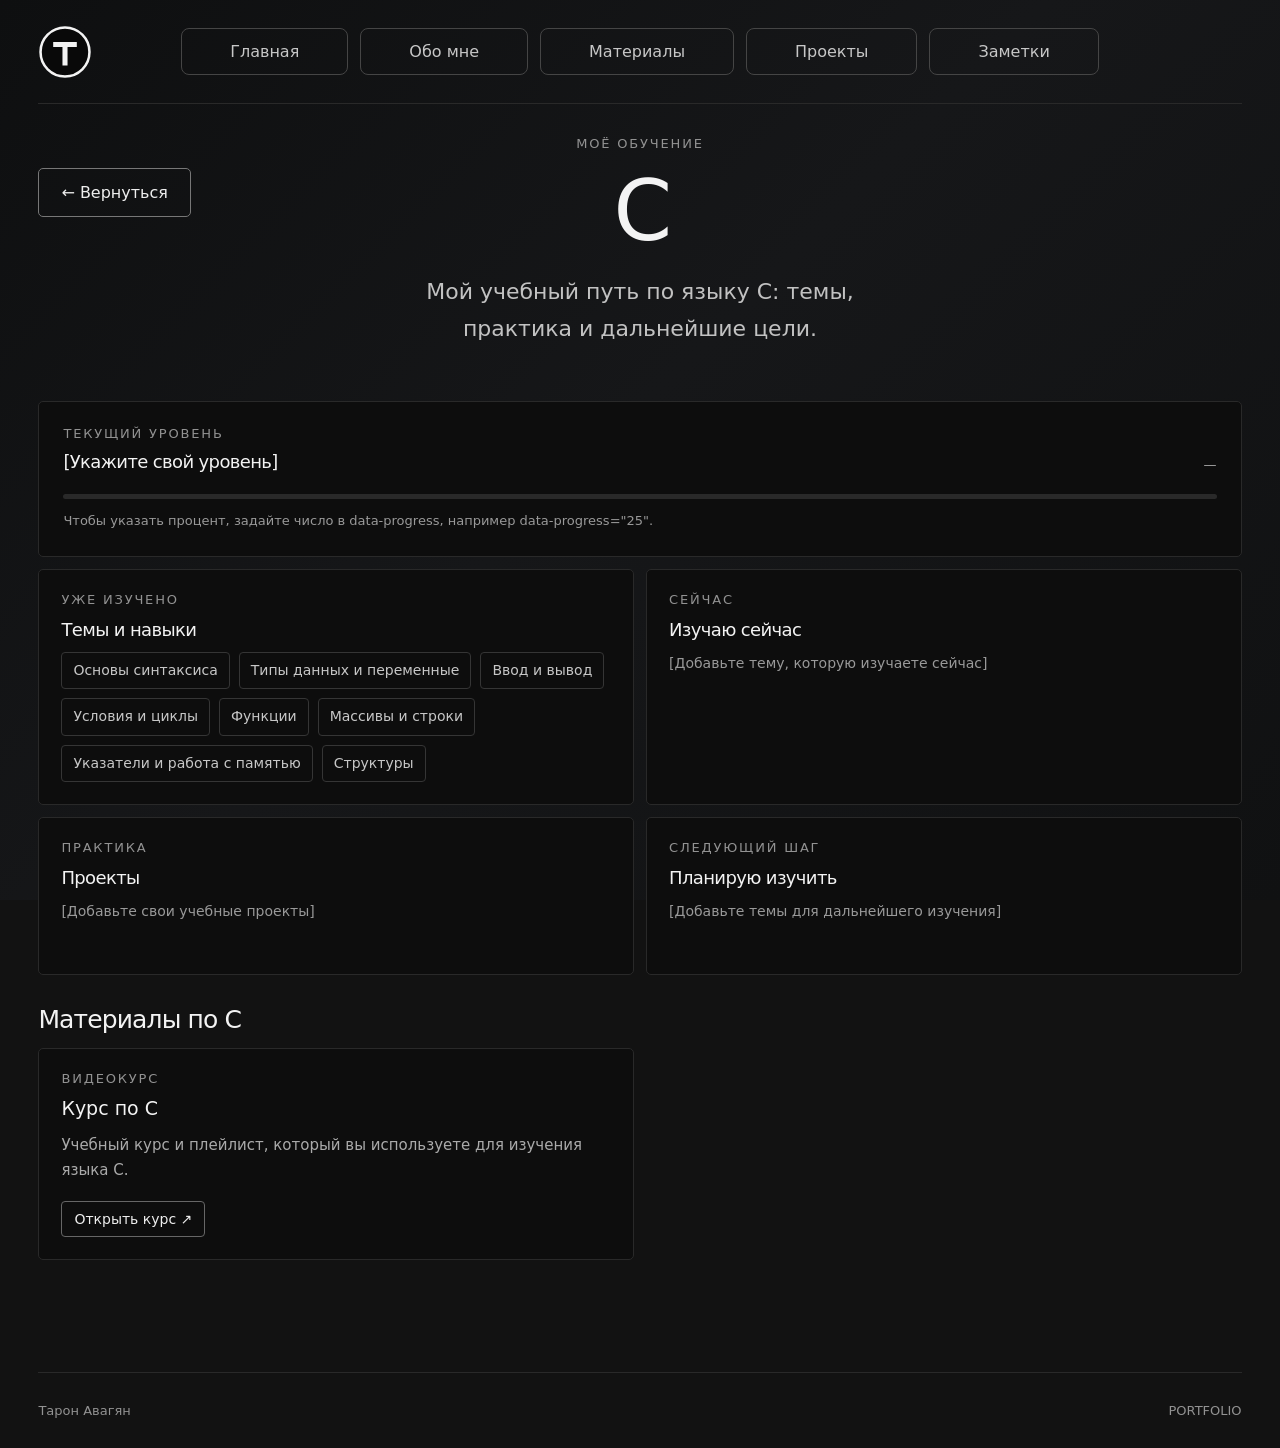
<file: pages/c.html>
<!doctype html>
<html lang="ru">
  <head>
    <meta charset="utf-8">
    <meta name="viewport" content="width=device-width, initial-scale=1">
    <meta name="description" content="Учебный прогресс по C — портфолио Тарона Авагяна.">
    <title>PORTFOLIO — C</title>
    <link rel="icon" type="image/svg+xml" href="../assets/favicon.svg">
    <link rel="stylesheet" href="../css/style.css">
    <script src="../js/main.js" defer></script>
  </head>
  <body>
    <header class="site-header">
      <a class="site-brand" href="../index.html" aria-label="PORTFOLIO — главная">
        <img src="../assets/favicon.svg" alt="" width="60" height="60">
      </a>
      <nav class="site-nav" aria-label="Основная навигация">
        <a href="../index.html">Главная</a>
        <a href="about.html">Обо мне</a>
        <a href="materials.html">Материалы</a>
        <a href="projects.html">Проекты</a>
        <a href="notes.html">Заметки</a>
      </nav>
    </header>

    <main class="technology-page">
      <section class="technology-intro" aria-labelledby="technology-title">
        <a class="back-link back-button" href="../index.html">← Вернуться</a>
        <p class="eyebrow">Моё обучение</p>
        <h1 id="technology-title">C</h1>
        <p class="intro-text">Мой учебный путь по языку C: темы, практика и дальнейшие цели.</p>
      </section>

      <section class="progress-panel" data-progress="" aria-labelledby="progress-title">
        <div class="progress-copy">
          <div>
            <p class="eyebrow">Текущий уровень</p>
            <h2 id="progress-title">[Укажите свой уровень]</h2>
          </div>
          <p class="progress-value"><span data-progress-value>—</span><span data-progress-unit></span></p>
        </div>
        <div class="progress-track" role="progressbar" aria-label="Прогресс изучения C" aria-valuemin="0" aria-valuemax="100">
          <span class="progress-fill" data-progress-fill></span>
        </div>
        <p class="placeholder-note">Чтобы указать процент, задайте число в data-progress, например data-progress="25".</p>
      </section>

      <div class="detail-grid">
        <section class="detail-card" aria-labelledby="learned-title">
          <p class="eyebrow">Уже изучено</p>
          <h2 id="learned-title">Темы и навыки</h2>
          <ul class="topic-list">
            <li>Основы синтаксиса</li>
            <li>Типы данных и переменные</li>
            <li>Ввод и вывод</li>
            <li>Условия и циклы</li>
            <li>Функции</li>
            <li>Массивы и строки</li>
            <li>Указатели и работа с памятью</li>
            <li>Структуры</li>
          </ul>
        </section>
        <section class="detail-card" aria-labelledby="current-title">
          <p class="eyebrow">Сейчас</p>
          <h2 id="current-title">Изучаю сейчас</h2>
          <p>[Добавьте тему, которую изучаете сейчас]</p>
        </section>
        <section class="detail-card" aria-labelledby="projects-title">
          <p class="eyebrow">Практика</p>
          <h2 id="projects-title">Проекты</h2>
          <p>[Добавьте свои учебные проекты]</p>
        </section>
        <section class="detail-card" aria-labelledby="next-title">
          <p class="eyebrow">Следующий шаг</p>
          <h2 id="next-title">Планирую изучить</h2>
          <p>[Добавьте темы для дальнейшего изучения]</p>
        </section>
      </div>

      <section class="technology-resources" aria-labelledby="resources-title">
  <h2 id="resources-title">Материалы по C</h2>
  <div class="resource-grid">
    <article class="resource-card">
      <p class="eyebrow">Видеокурс</p>
      <h3>Курс по C</h3>
      <p>Учебный курс и плейлист, который вы используете для изучения языка C.</p>
      <a class="resource-link" href="https://www.youtube.com/watch?v=hBJ4BWhP0OE&amp;list=PL0lO_mIqDDFX2VcYQrDzrvYpzMVNexrp0" target="_blank" rel="noopener noreferrer">Открыть курс ↗</a>
    </article>
  </div>
</section>
    </main>

    <footer class="site-footer">
      <span>Тарон Авагян</span>
      <span>PORTFOLIO</span>
    </footer>
    <button class="back-to-top" type="button" aria-label="Наверх" aria-hidden="true" tabindex="-1"><svg class="back-to-top-icon" aria-hidden="true" viewBox="0 0 24 56" preserveAspectRatio="none"><path d="M12 2 6 11h4.5v43h3V11H18z"/></svg></button>
  </body>
</html>
</file>
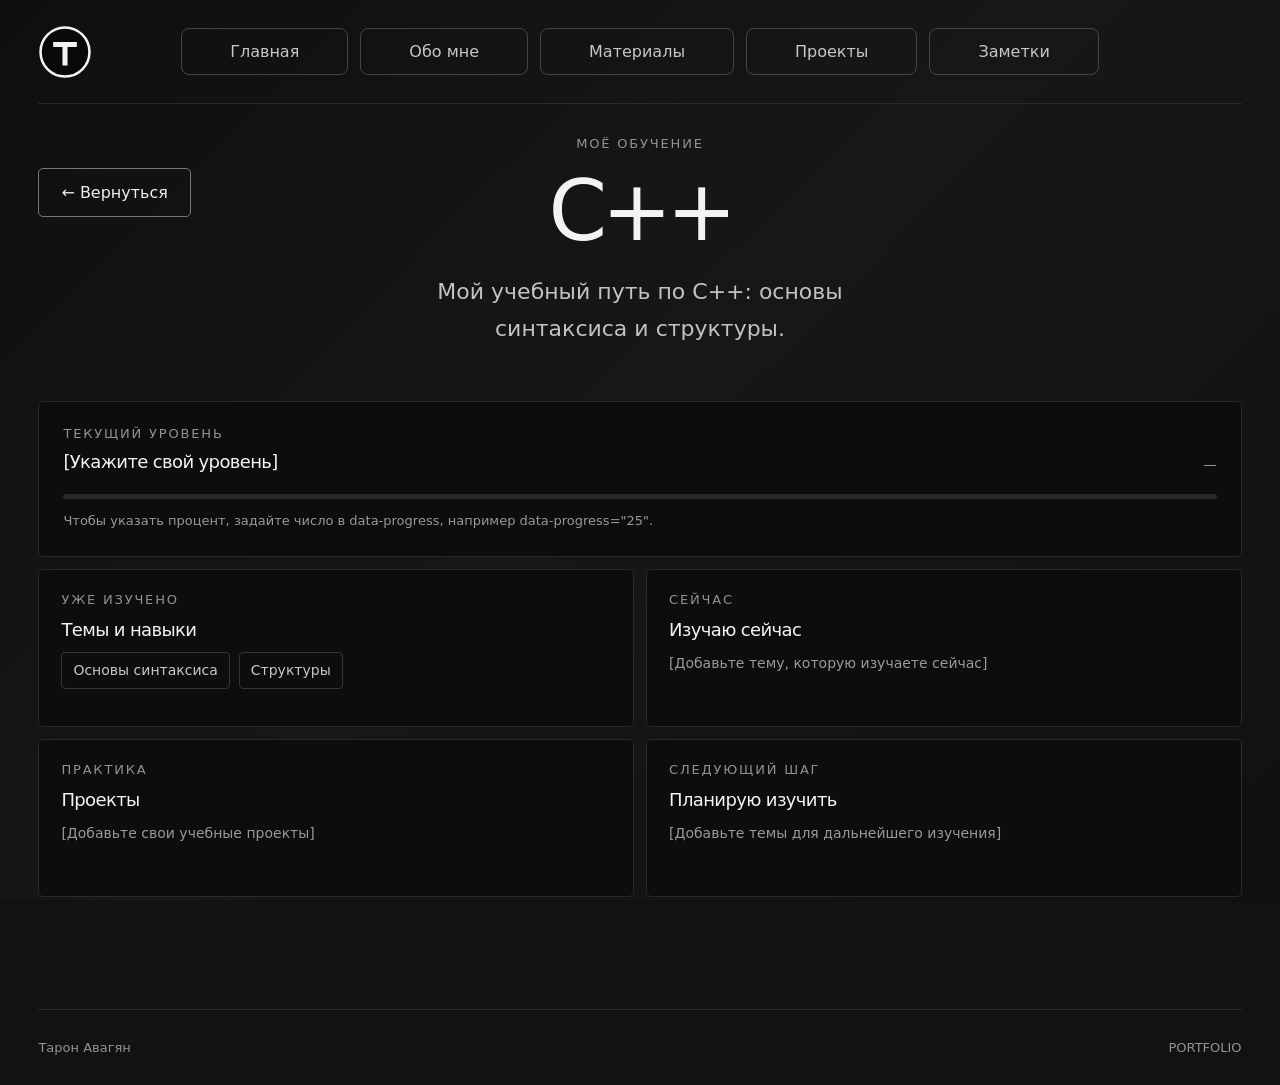
<file: pages/cpp.html>
<!doctype html>
<html lang="ru">
  <head>
    <meta charset="utf-8">
    <meta name="viewport" content="width=device-width, initial-scale=1">
    <meta name="description" content="Учебный прогресс по C++ — портфолио Тарона Авагяна.">
    <title>PORTFOLIO — C++</title>
    <link rel="icon" type="image/svg+xml" href="../assets/favicon.svg">
    <link rel="stylesheet" href="../css/style.css">
    <script src="../js/main.js" defer></script>
  </head>
  <body>
    <header class="site-header">
      <a class="site-brand" href="../index.html" aria-label="PORTFOLIO — главная">
        <img src="../assets/favicon.svg" alt="" width="60" height="60">
      </a>
      <nav class="site-nav" aria-label="Основная навигация">
        <a href="../index.html">Главная</a>
        <a href="about.html">Обо мне</a>
        <a href="materials.html">Материалы</a>
        <a href="projects.html">Проекты</a>
        <a href="notes.html">Заметки</a>
      </nav>
    </header>

    <main class="technology-page">
      <section class="technology-intro" aria-labelledby="technology-title">
        <a class="back-link back-button" href="../index.html">← Вернуться</a>
        <p class="eyebrow">Моё обучение</p>
        <h1 id="technology-title">C++</h1>
        <p class="intro-text">Мой учебный путь по C++: основы синтаксиса и структуры.</p>
      </section>

      <section class="progress-panel" data-progress="" aria-labelledby="progress-title">
        <div class="progress-copy">
          <div>
            <p class="eyebrow">Текущий уровень</p>
            <h2 id="progress-title">[Укажите свой уровень]</h2>
          </div>
          <p class="progress-value"><span data-progress-value>—</span><span data-progress-unit></span></p>
        </div>
        <div class="progress-track" role="progressbar" aria-label="Прогресс изучения C++" aria-valuemin="0" aria-valuemax="100">
          <span class="progress-fill" data-progress-fill></span>
        </div>
        <p class="placeholder-note">Чтобы указать процент, задайте число в data-progress, например data-progress="25".</p>
      </section>

      <div class="detail-grid">
        <section class="detail-card" aria-labelledby="learned-title">
          <p class="eyebrow">Уже изучено</p>
          <h2 id="learned-title">Темы и навыки</h2>
          <ul class="topic-list">
            <li>Основы синтаксиса</li>
            <li>Структуры</li>
          </ul>
        </section>
        <section class="detail-card" aria-labelledby="current-title">
          <p class="eyebrow">Сейчас</p>
          <h2 id="current-title">Изучаю сейчас</h2>
          <p>[Добавьте тему, которую изучаете сейчас]</p>
        </section>
        <section class="detail-card" aria-labelledby="projects-title">
          <p class="eyebrow">Практика</p>
          <h2 id="projects-title">Проекты</h2>
          <p>[Добавьте свои учебные проекты]</p>
        </section>
        <section class="detail-card" aria-labelledby="next-title">
          <p class="eyebrow">Следующий шаг</p>
          <h2 id="next-title">Планирую изучить</h2>
          <p>[Добавьте темы для дальнейшего изучения]</p>
        </section>
      </div>

      
    </main>

    <footer class="site-footer">
      <span>Тарон Авагян</span>
      <span>PORTFOLIO</span>
    </footer>
    <button class="back-to-top" type="button" aria-label="Наверх" aria-hidden="true" tabindex="-1"><svg class="back-to-top-icon" aria-hidden="true" viewBox="0 0 24 56" preserveAspectRatio="none"><path d="M12 2 6 11h4.5v43h3V11H18z"/></svg></button>
  </body>
</html>
</file>
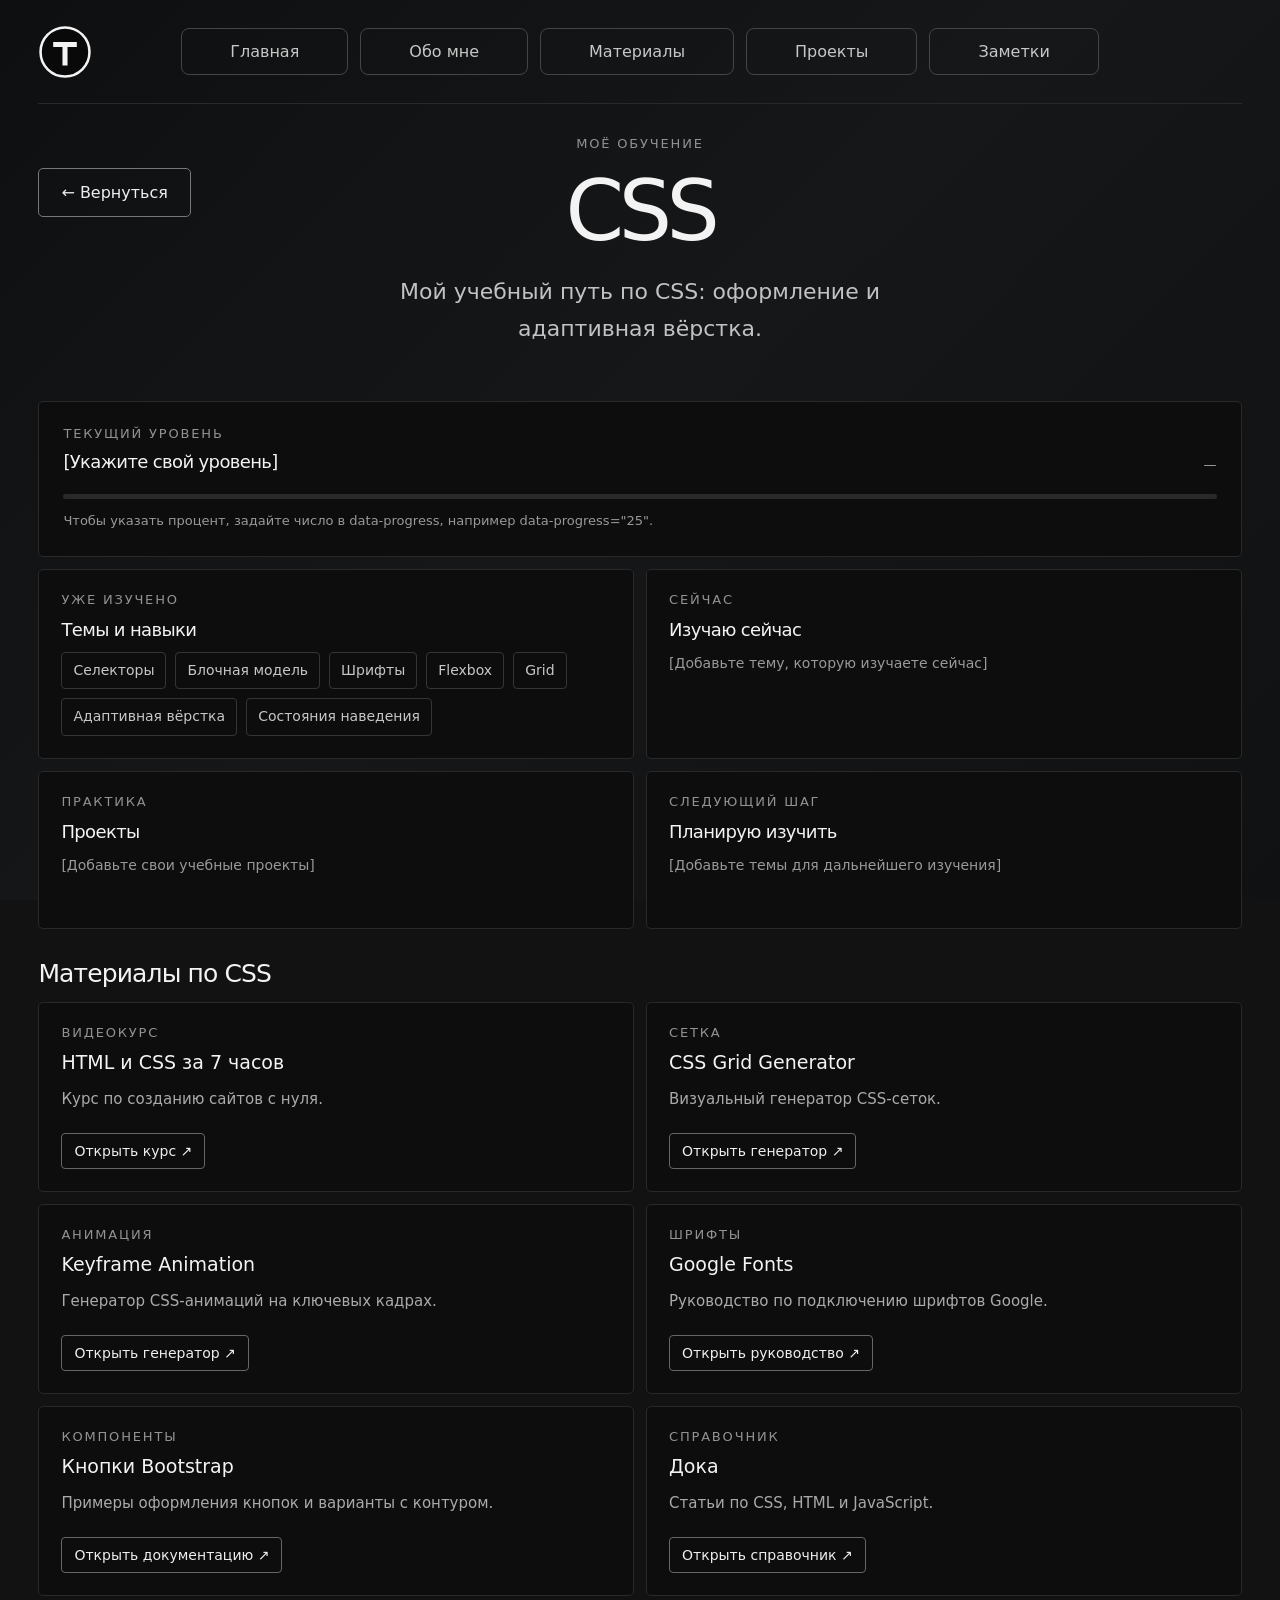
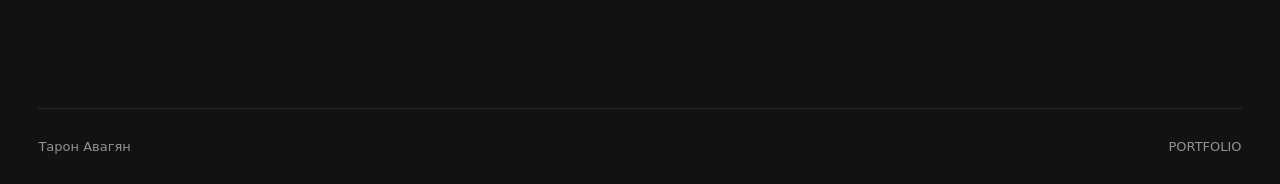
<file: pages/css.html>
<!doctype html>
<html lang="ru">
  <head>
    <meta charset="utf-8">
    <meta name="viewport" content="width=device-width, initial-scale=1">
    <meta name="description" content="Учебный прогресс по CSS — портфолио Тарона Авагяна.">
    <title>PORTFOLIO — CSS</title>
    <link rel="icon" type="image/svg+xml" href="../assets/favicon.svg">
    <link rel="stylesheet" href="../css/style.css">
    <script src="../js/main.js" defer></script>
  </head>
  <body>
    <header class="site-header">
      <a class="site-brand" href="../index.html" aria-label="PORTFOLIO — главная">
        <img src="../assets/favicon.svg" alt="" width="60" height="60">
      </a>
      <nav class="site-nav" aria-label="Основная навигация">
        <a href="../index.html">Главная</a>
        <a href="about.html">Обо мне</a>
        <a href="materials.html">Материалы</a>
        <a href="projects.html">Проекты</a>
        <a href="notes.html">Заметки</a>
      </nav>
    </header>

    <main class="technology-page">
      <section class="technology-intro" aria-labelledby="technology-title">
        <a class="back-link back-button" href="../index.html">← Вернуться</a>
        <p class="eyebrow">Моё обучение</p>
        <h1 id="technology-title">CSS</h1>
        <p class="intro-text">Мой учебный путь по CSS: оформление и адаптивная вёрстка.</p>
      </section>

      <section class="progress-panel" data-progress="" aria-labelledby="progress-title">
        <div class="progress-copy">
          <div>
            <p class="eyebrow">Текущий уровень</p>
            <h2 id="progress-title">[Укажите свой уровень]</h2>
          </div>
          <p class="progress-value"><span data-progress-value>—</span><span data-progress-unit></span></p>
        </div>
        <div class="progress-track" role="progressbar" aria-label="Прогресс изучения CSS" aria-valuemin="0" aria-valuemax="100">
          <span class="progress-fill" data-progress-fill></span>
        </div>
        <p class="placeholder-note">Чтобы указать процент, задайте число в data-progress, например data-progress="25".</p>
      </section>

      <div class="detail-grid">
        <section class="detail-card" aria-labelledby="learned-title">
          <p class="eyebrow">Уже изучено</p>
          <h2 id="learned-title">Темы и навыки</h2>
          <ul class="topic-list">
            <li>Селекторы</li>
            <li>Блочная модель</li>
            <li>Шрифты</li>
            <li>Flexbox</li>
            <li>Grid</li>
            <li>Адаптивная вёрстка</li>
            <li>Состояния наведения</li>
          </ul>
        </section>
        <section class="detail-card" aria-labelledby="current-title">
          <p class="eyebrow">Сейчас</p>
          <h2 id="current-title">Изучаю сейчас</h2>
          <p>[Добавьте тему, которую изучаете сейчас]</p>
        </section>
        <section class="detail-card" aria-labelledby="projects-title">
          <p class="eyebrow">Практика</p>
          <h2 id="projects-title">Проекты</h2>
          <p>[Добавьте свои учебные проекты]</p>
        </section>
        <section class="detail-card" aria-labelledby="next-title">
          <p class="eyebrow">Следующий шаг</p>
          <h2 id="next-title">Планирую изучить</h2>
          <p>[Добавьте темы для дальнейшего изучения]</p>
        </section>
      </div>

      <section class="technology-resources" aria-labelledby="resources-title">
  <h2 id="resources-title">Материалы по CSS</h2>
  <div class="resource-grid">
    <article class="resource-card">
      <p class="eyebrow">Видеокурс</p>
      <h3>HTML и CSS за 7 часов</h3>
      <p>Курс по созданию сайтов с нуля.</p>
      <a class="resource-link" href="https://www.youtube.com/watch?v=Bmtu5eNnjK8" target="_blank" rel="noopener noreferrer">Открыть курс ↗</a>
    </article>
    <article class="resource-card">
      <p class="eyebrow">Сетка</p>
      <h3>CSS Grid Generator</h3>
      <p>Визуальный генератор CSS-сеток.</p>
      <a class="resource-link" href="https://cssgridgenerator.io/" target="_blank" rel="noopener noreferrer">Открыть генератор ↗</a>
    </article>
    <article class="resource-card">
      <p class="eyebrow">Анимация</p>
      <h3>Keyframe Animation</h3>
      <p>Генератор CSS-анимаций на ключевых кадрах.</p>
      <a class="resource-link" href="https://webcode.tools/css-generator/keyframe-animation" target="_blank" rel="noopener noreferrer">Открыть генератор ↗</a>
    </article>
    <article class="resource-card">
      <p class="eyebrow">Шрифты</p>
      <h3>Google Fonts</h3>
      <p>Руководство по подключению шрифтов Google.</p>
      <a class="resource-link" href="https://developers.google.com/fonts/docs/getting_started?hl=ru" target="_blank" rel="noopener noreferrer">Открыть руководство ↗</a>
    </article>
    <article class="resource-card">
      <p class="eyebrow">Компоненты</p>
      <h3>Кнопки Bootstrap</h3>
      <p>Примеры оформления кнопок и варианты с контуром.</p>
      <a class="resource-link" href="https://getbootstrap.com/docs/5.2/components/buttons/" target="_blank" rel="noopener noreferrer">Открыть документацию ↗</a>
    </article>
    <article class="resource-card">
      <p class="eyebrow">Справочник</p>
      <h3>Дока</h3>
      <p>Статьи по CSS, HTML и JavaScript.</p>
      <a class="resource-link" href="https://doka.guide/" target="_blank" rel="noopener noreferrer">Открыть справочник ↗</a>
    </article>
  </div>
</section>
    </main>

    <footer class="site-footer">
      <span>Тарон Авагян</span>
      <span>PORTFOLIO</span>
    </footer>
    <button class="back-to-top" type="button" aria-label="Наверх" aria-hidden="true" tabindex="-1"><svg class="back-to-top-icon" aria-hidden="true" viewBox="0 0 24 56" preserveAspectRatio="none"><path d="M12 2 6 11h4.5v43h3V11H18z"/></svg></button>
  </body>
</html>
</file>
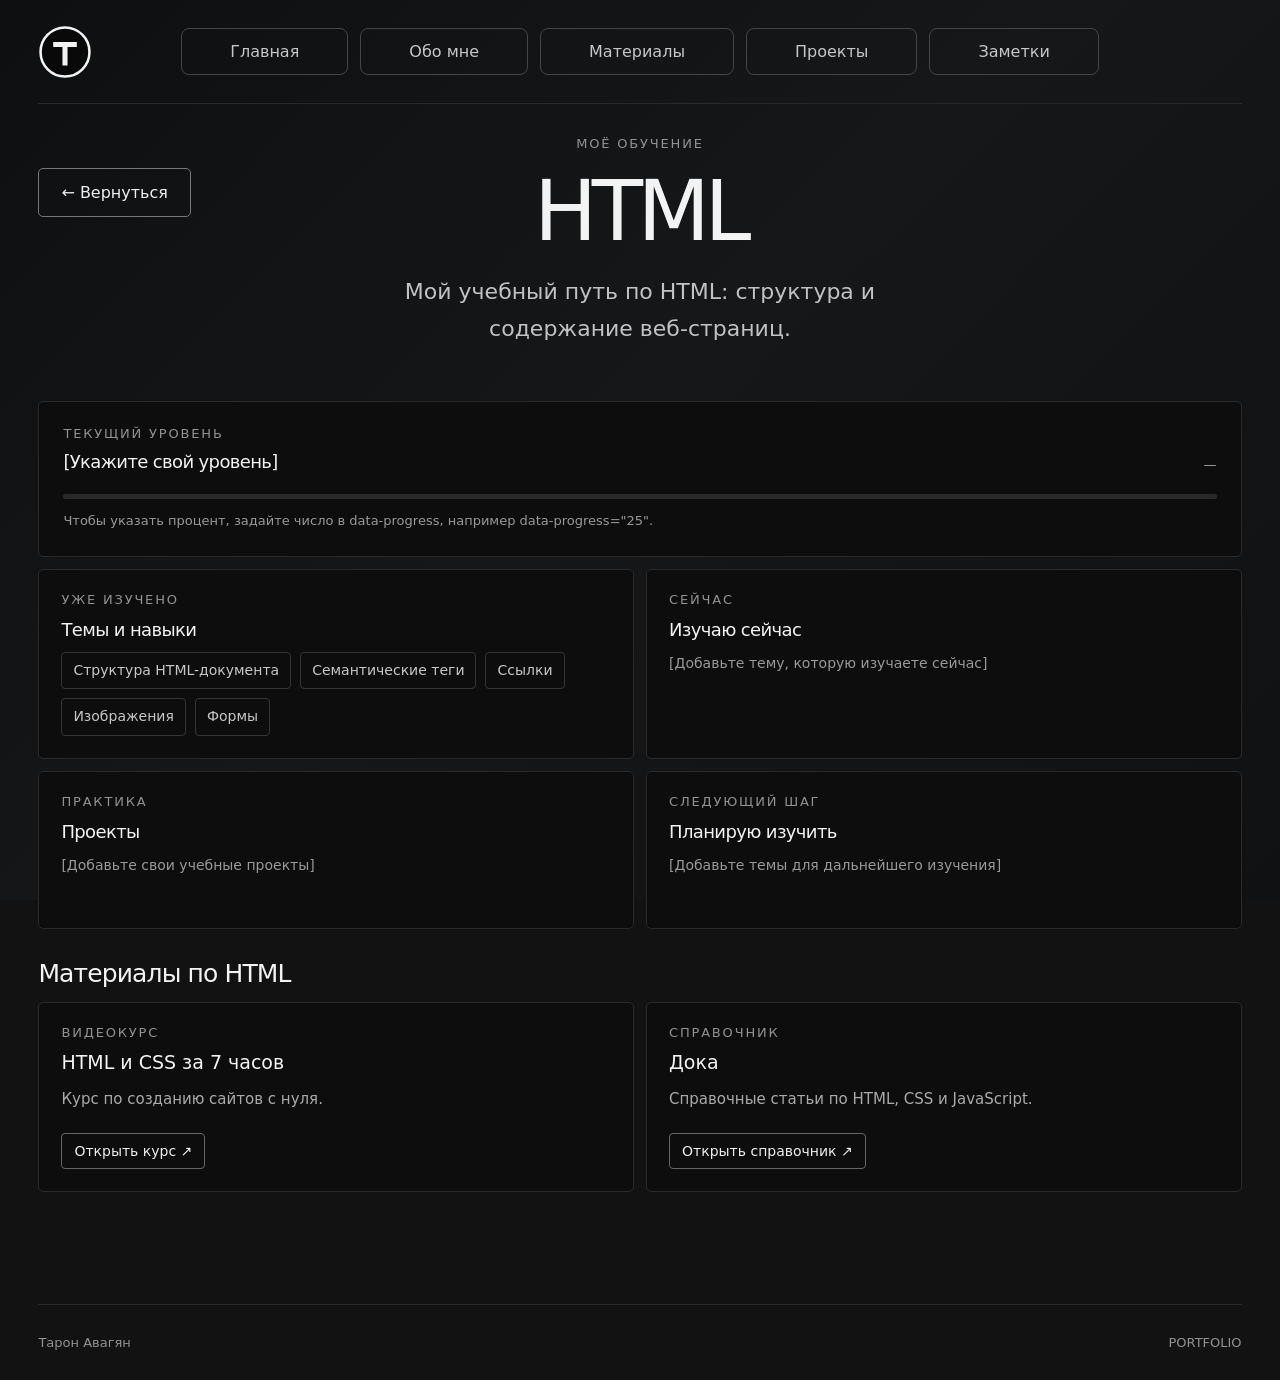
<file: pages/html.html>
<!doctype html>
<html lang="ru">
  <head>
    <meta charset="utf-8">
    <meta name="viewport" content="width=device-width, initial-scale=1">
    <meta name="description" content="Учебный прогресс по HTML — портфолио Тарона Авагяна.">
    <title>PORTFOLIO — HTML</title>
    <link rel="icon" type="image/svg+xml" href="../assets/favicon.svg">
    <link rel="stylesheet" href="../css/style.css">
    <script src="../js/main.js" defer></script>
  </head>
  <body>
    <header class="site-header">
      <a class="site-brand" href="../index.html" aria-label="PORTFOLIO — главная">
        <img src="../assets/favicon.svg" alt="" width="60" height="60">
      </a>
      <nav class="site-nav" aria-label="Основная навигация">
        <a href="../index.html">Главная</a>
        <a href="about.html">Обо мне</a>
        <a href="materials.html">Материалы</a>
        <a href="projects.html">Проекты</a>
        <a href="notes.html">Заметки</a>
      </nav>
    </header>

    <main class="technology-page">
      <section class="technology-intro" aria-labelledby="technology-title">
        <a class="back-link back-button" href="../index.html">← Вернуться</a>
        <p class="eyebrow">Моё обучение</p>
        <h1 id="technology-title">HTML</h1>
        <p class="intro-text">Мой учебный путь по HTML: структура и содержание веб-страниц.</p>
      </section>

      <section class="progress-panel" data-progress="" aria-labelledby="progress-title">
        <div class="progress-copy">
          <div>
            <p class="eyebrow">Текущий уровень</p>
            <h2 id="progress-title">[Укажите свой уровень]</h2>
          </div>
          <p class="progress-value"><span data-progress-value>—</span><span data-progress-unit></span></p>
        </div>
        <div class="progress-track" role="progressbar" aria-label="Прогресс изучения HTML" aria-valuemin="0" aria-valuemax="100">
          <span class="progress-fill" data-progress-fill></span>
        </div>
        <p class="placeholder-note">Чтобы указать процент, задайте число в data-progress, например data-progress="25".</p>
      </section>

      <div class="detail-grid">
        <section class="detail-card" aria-labelledby="learned-title">
          <p class="eyebrow">Уже изучено</p>
          <h2 id="learned-title">Темы и навыки</h2>
          <ul class="topic-list">
            <li>Структура HTML-документа</li>
            <li>Семантические теги</li>
            <li>Ссылки</li>
            <li>Изображения</li>
            <li>Формы</li>
          </ul>
        </section>
        <section class="detail-card" aria-labelledby="current-title">
          <p class="eyebrow">Сейчас</p>
          <h2 id="current-title">Изучаю сейчас</h2>
          <p>[Добавьте тему, которую изучаете сейчас]</p>
        </section>
        <section class="detail-card" aria-labelledby="projects-title">
          <p class="eyebrow">Практика</p>
          <h2 id="projects-title">Проекты</h2>
          <p>[Добавьте свои учебные проекты]</p>
        </section>
        <section class="detail-card" aria-labelledby="next-title">
          <p class="eyebrow">Следующий шаг</p>
          <h2 id="next-title">Планирую изучить</h2>
          <p>[Добавьте темы для дальнейшего изучения]</p>
        </section>
      </div>

      <section class="technology-resources" aria-labelledby="resources-title">
  <h2 id="resources-title">Материалы по HTML</h2>
  <div class="resource-grid">
    <article class="resource-card">
      <p class="eyebrow">Видеокурс</p>
      <h3>HTML и CSS за 7 часов</h3>
      <p>Курс по созданию сайтов с нуля.</p>
      <a class="resource-link" href="https://www.youtube.com/watch?v=Bmtu5eNnjK8" target="_blank" rel="noopener noreferrer">Открыть курс ↗</a>
    </article>
    <article class="resource-card">
      <p class="eyebrow">Справочник</p>
      <h3>Дока</h3>
      <p>Справочные статьи по HTML, CSS и JavaScript.</p>
      <a class="resource-link" href="https://doka.guide/" target="_blank" rel="noopener noreferrer">Открыть справочник ↗</a>
    </article>
  </div>
</section>
    </main>

    <footer class="site-footer">
      <span>Тарон Авагян</span>
      <span>PORTFOLIO</span>
    </footer>
    <button class="back-to-top" type="button" aria-label="Наверх" aria-hidden="true" tabindex="-1"><svg class="back-to-top-icon" aria-hidden="true" viewBox="0 0 24 56" preserveAspectRatio="none"><path d="M12 2 6 11h4.5v43h3V11H18z"/></svg></button>
  </body>
</html>
</file>
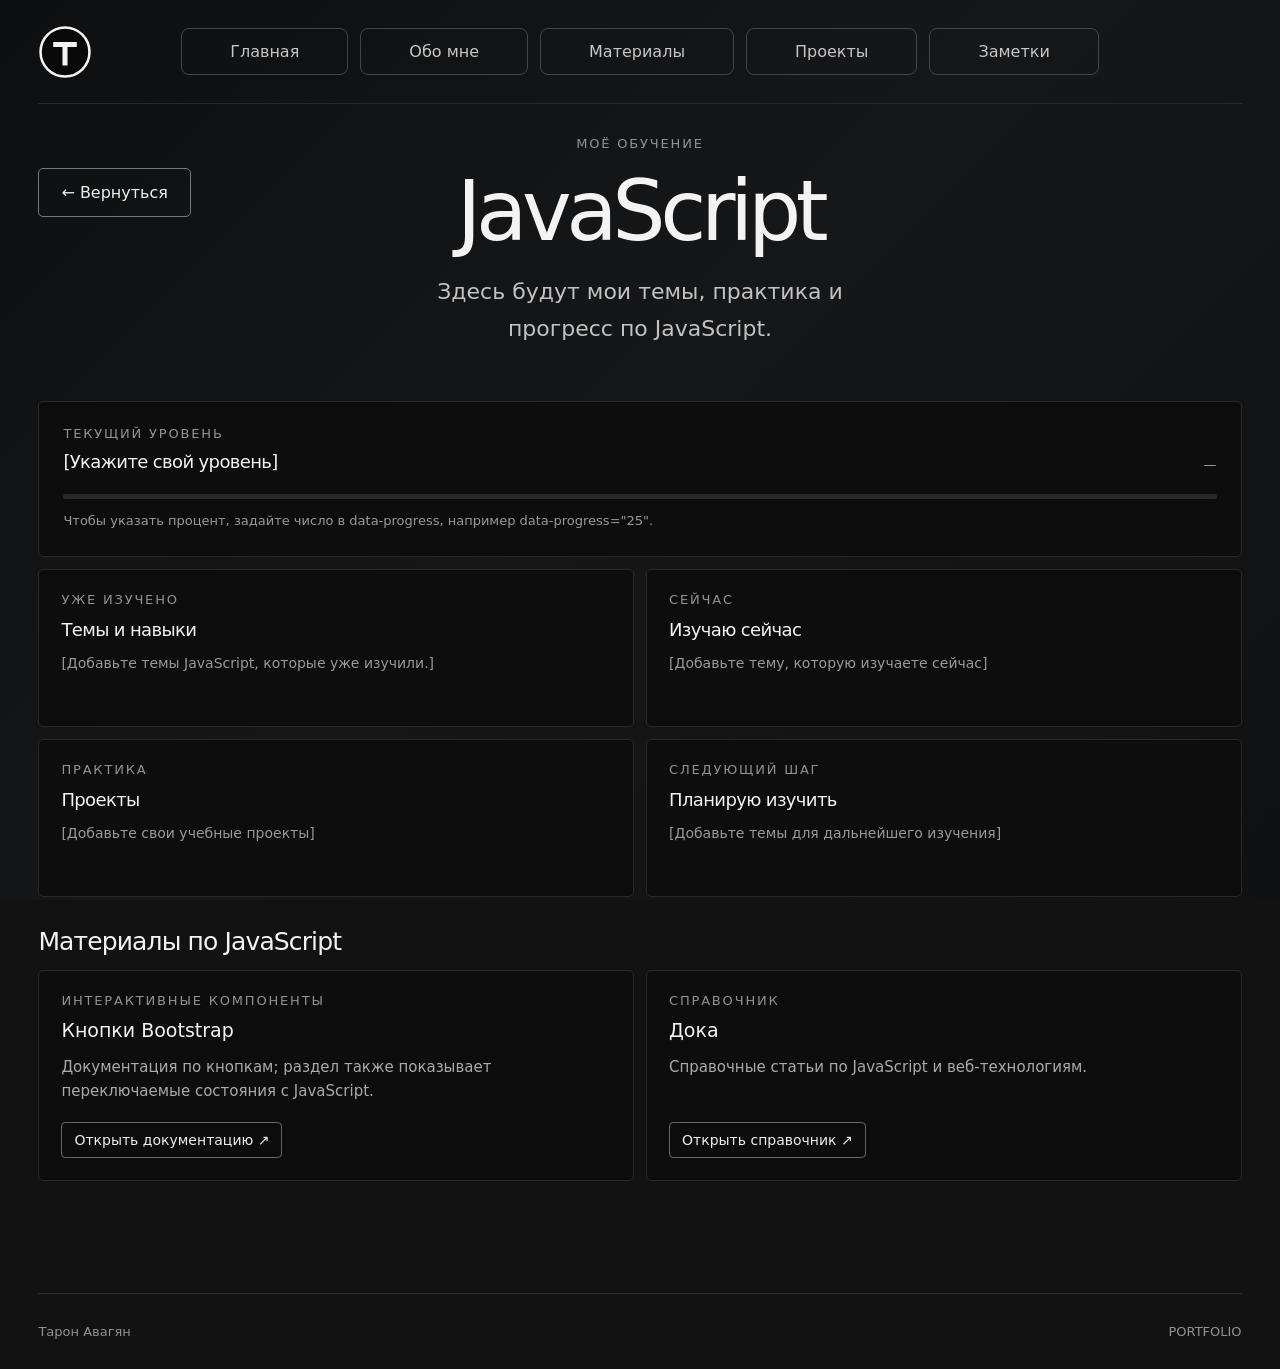
<file: pages/javascript.html>
<!doctype html>
<html lang="ru">
  <head>
    <meta charset="utf-8">
    <meta name="viewport" content="width=device-width, initial-scale=1">
    <meta name="description" content="Учебный прогресс по JavaScript — портфолио Тарона Авагяна.">
    <title>PORTFOLIO — JavaScript</title>
    <link rel="icon" type="image/svg+xml" href="../assets/favicon.svg">
    <link rel="stylesheet" href="../css/style.css">
    <script src="../js/main.js" defer></script>
  </head>
  <body>
    <header class="site-header">
      <a class="site-brand" href="../index.html" aria-label="PORTFOLIO — главная">
        <img src="../assets/favicon.svg" alt="" width="60" height="60">
      </a>
      <nav class="site-nav" aria-label="Основная навигация">
        <a href="../index.html">Главная</a>
        <a href="about.html">Обо мне</a>
        <a href="materials.html">Материалы</a>
        <a href="projects.html">Проекты</a>
        <a href="notes.html">Заметки</a>
      </nav>
    </header>

    <main class="technology-page">
      <section class="technology-intro" aria-labelledby="technology-title">
        <a class="back-link back-button" href="../index.html">← Вернуться</a>
        <p class="eyebrow">Моё обучение</p>
        <h1 id="technology-title">JavaScript</h1>
        <p class="intro-text">Здесь будут мои темы, практика и прогресс по JavaScript.</p>
      </section>

      <section class="progress-panel" data-progress="" aria-labelledby="progress-title">
        <div class="progress-copy">
          <div>
            <p class="eyebrow">Текущий уровень</p>
            <h2 id="progress-title">[Укажите свой уровень]</h2>
          </div>
          <p class="progress-value"><span data-progress-value>—</span><span data-progress-unit></span></p>
        </div>
        <div class="progress-track" role="progressbar" aria-label="Прогресс изучения JavaScript" aria-valuemin="0" aria-valuemax="100">
          <span class="progress-fill" data-progress-fill></span>
        </div>
        <p class="placeholder-note">Чтобы указать процент, задайте число в data-progress, например data-progress="25".</p>
      </section>

      <div class="detail-grid">
        <section class="detail-card" aria-labelledby="learned-title">
          <p class="eyebrow">Уже изучено</p>
          <h2 id="learned-title">Темы и навыки</h2>
          <p>[Добавьте темы JavaScript, которые уже изучили.]</p>
        </section>
        <section class="detail-card" aria-labelledby="current-title">
          <p class="eyebrow">Сейчас</p>
          <h2 id="current-title">Изучаю сейчас</h2>
          <p>[Добавьте тему, которую изучаете сейчас]</p>
        </section>
        <section class="detail-card" aria-labelledby="projects-title">
          <p class="eyebrow">Практика</p>
          <h2 id="projects-title">Проекты</h2>
          <p>[Добавьте свои учебные проекты]</p>
        </section>
        <section class="detail-card" aria-labelledby="next-title">
          <p class="eyebrow">Следующий шаг</p>
          <h2 id="next-title">Планирую изучить</h2>
          <p>[Добавьте темы для дальнейшего изучения]</p>
        </section>
      </div>

      <section class="technology-resources" aria-labelledby="resources-title">
  <h2 id="resources-title">Материалы по JavaScript</h2>
  <div class="resource-grid">
    <article class="resource-card">
      <p class="eyebrow">Интерактивные компоненты</p>
      <h3>Кнопки Bootstrap</h3>
      <p>Документация по кнопкам; раздел также показывает переключаемые состояния с JavaScript.</p>
      <a class="resource-link" href="https://getbootstrap.com/docs/5.2/components/buttons/" target="_blank" rel="noopener noreferrer">Открыть документацию ↗</a>
    </article>
    <article class="resource-card">
      <p class="eyebrow">Справочник</p>
      <h3>Дока</h3>
      <p>Справочные статьи по JavaScript и веб-технологиям.</p>
      <a class="resource-link" href="https://doka.guide/" target="_blank" rel="noopener noreferrer">Открыть справочник ↗</a>
    </article>
  </div>
</section>
    </main>

    <footer class="site-footer">
      <span>Тарон Авагян</span>
      <span>PORTFOLIO</span>
    </footer>
    <button class="back-to-top" type="button" aria-label="Наверх" aria-hidden="true" tabindex="-1"><svg class="back-to-top-icon" aria-hidden="true" viewBox="0 0 24 56" preserveAspectRatio="none"><path d="M12 2 6 11h4.5v43h3V11H18z"/></svg></button>
  </body>
</html>
</file>
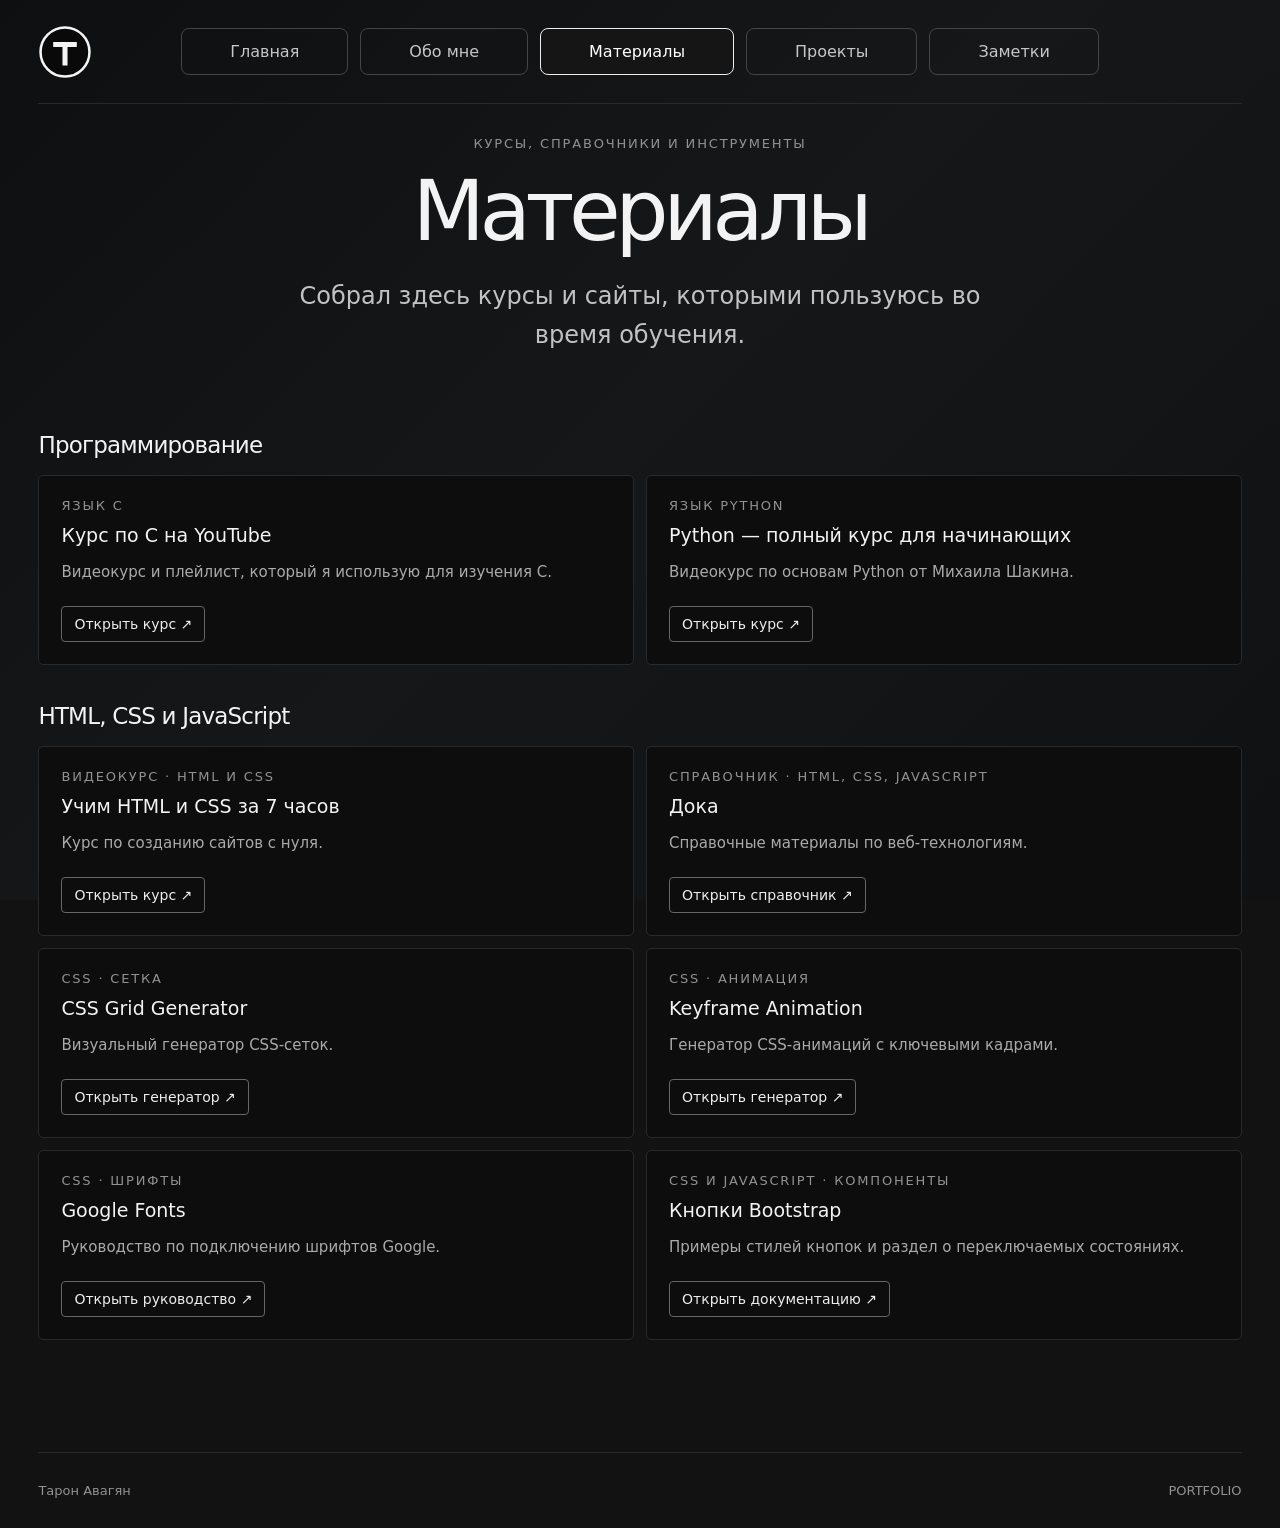
<file: pages/materials.html>
<!doctype html>
<html lang="ru">
  <head>
    <meta charset="utf-8">
    <meta name="viewport" content="width=device-width, initial-scale=1">
    <meta name="description" content="Курсы, справочники и инструменты для изучения программирования Тароном Авагяном.">
    <title>PORTFOLIO — Материалы</title>
    <link rel="icon" type="image/svg+xml" href="../assets/favicon.svg">
    <link rel="stylesheet" href="../css/style.css">
    <script src="../js/main.js" defer></script>
  </head>
  <body>
    <header class="site-header">
      <a class="site-brand" href="../index.html" aria-label="PORTFOLIO — главная">
        <img src="../assets/favicon.svg" alt="" width="60" height="60">
      </a>
      <nav class="site-nav" aria-label="Основная навигация">
        <a href="../index.html">Главная</a>
        <a href="about.html">Обо мне</a>
        <a href="materials.html" aria-current="page">Материалы</a>
        <a href="projects.html">Проекты</a>
        <a href="notes.html">Заметки</a>
      </nav>
    </header>

    <main class="materials-page">
      <section class="text-page-intro" aria-labelledby="materials-title">
        <p class="eyebrow">Курсы, справочники и инструменты</p>
        <h1 id="materials-title">Материалы</h1>
        <p class="page-lead">Собрал здесь курсы и сайты, которыми пользуюсь во время обучения.</p>
      </section>

      <section class="resource-section" aria-labelledby="programming-resources-title">
        <h2 id="programming-resources-title">Программирование</h2>
        <div class="resource-grid">
          <article class="resource-card">
            <p class="eyebrow">Язык C</p>
            <h3>Курс по C на YouTube</h3>
            <p>Видеокурс и плейлист, который я использую для изучения C.</p>
            <a class="resource-link" href="https://www.youtube.com/watch?v=hBJ4BWhP0OE&amp;list=PL0lO_mIqDDFX2VcYQrDzrvYpzMVNexrp0" target="_blank" rel="noopener noreferrer">Открыть курс ↗</a>
          </article>
          <article class="resource-card">
            <p class="eyebrow">Язык Python</p>
            <h3>Python — полный курс для начинающих</h3>
            <p>Видеокурс по основам Python от Михаила Шакина.</p>
            <a class="resource-link" href="https://www.youtube.com/watch?v=wDmPgXhlDIg" target="_blank" rel="noopener noreferrer">Открыть курс ↗</a>
          </article>
        </div>
      </section>

      <section class="resource-section" aria-labelledby="web-resources-title">
        <h2 id="web-resources-title">HTML, CSS и JavaScript</h2>
        <div class="resource-grid">
          <article class="resource-card">
            <p class="eyebrow">Видеокурс · HTML и CSS</p>
            <h3>Учим HTML и CSS за 7 часов</h3>
            <p>Курс по созданию сайтов с нуля.</p>
            <a class="resource-link" href="https://www.youtube.com/watch?v=Bmtu5eNnjK8" target="_blank" rel="noopener noreferrer">Открыть курс ↗</a>
          </article>
          <article class="resource-card">
            <p class="eyebrow">Справочник · HTML, CSS, JavaScript</p>
            <h3>Дока</h3>
            <p>Справочные материалы по веб-технологиям.</p>
            <a class="resource-link" href="https://doka.guide/" target="_blank" rel="noopener noreferrer">Открыть справочник ↗</a>
          </article>
          <article class="resource-card">
            <p class="eyebrow">CSS · Сетка</p>
            <h3>CSS Grid Generator</h3>
            <p>Визуальный генератор CSS-сеток.</p>
            <a class="resource-link" href="https://cssgridgenerator.io/" target="_blank" rel="noopener noreferrer">Открыть генератор ↗</a>
          </article>
          <article class="resource-card">
            <p class="eyebrow">CSS · Анимация</p>
            <h3>Keyframe Animation</h3>
            <p>Генератор CSS-анимаций с ключевыми кадрами.</p>
            <a class="resource-link" href="https://webcode.tools/css-generator/keyframe-animation" target="_blank" rel="noopener noreferrer">Открыть генератор ↗</a>
          </article>
          <article class="resource-card">
            <p class="eyebrow">CSS · Шрифты</p>
            <h3>Google Fonts</h3>
            <p>Руководство по подключению шрифтов Google.</p>
            <a class="resource-link" href="https://developers.google.com/fonts/docs/getting_started?hl=ru" target="_blank" rel="noopener noreferrer">Открыть руководство ↗</a>
          </article>
          <article class="resource-card">
            <p class="eyebrow">CSS и JavaScript · Компоненты</p>
            <h3>Кнопки Bootstrap</h3>
            <p>Примеры стилей кнопок и раздел о переключаемых состояниях.</p>
            <a class="resource-link" href="https://getbootstrap.com/docs/5.2/components/buttons/" target="_blank" rel="noopener noreferrer">Открыть документацию ↗</a>
          </article>
        </div>
      </section>
    </main>

    <footer class="site-footer">
      <span>Тарон Авагян</span>
      <span>PORTFOLIO</span>
    </footer>
    <button class="back-to-top" type="button" aria-label="Наверх" aria-hidden="true" tabindex="-1"><svg class="back-to-top-icon" aria-hidden="true" viewBox="0 0 24 56" preserveAspectRatio="none"><path d="M12 2 6 11h4.5v43h3V11H18z"/></svg></button>
  </body>
</html>
</file>
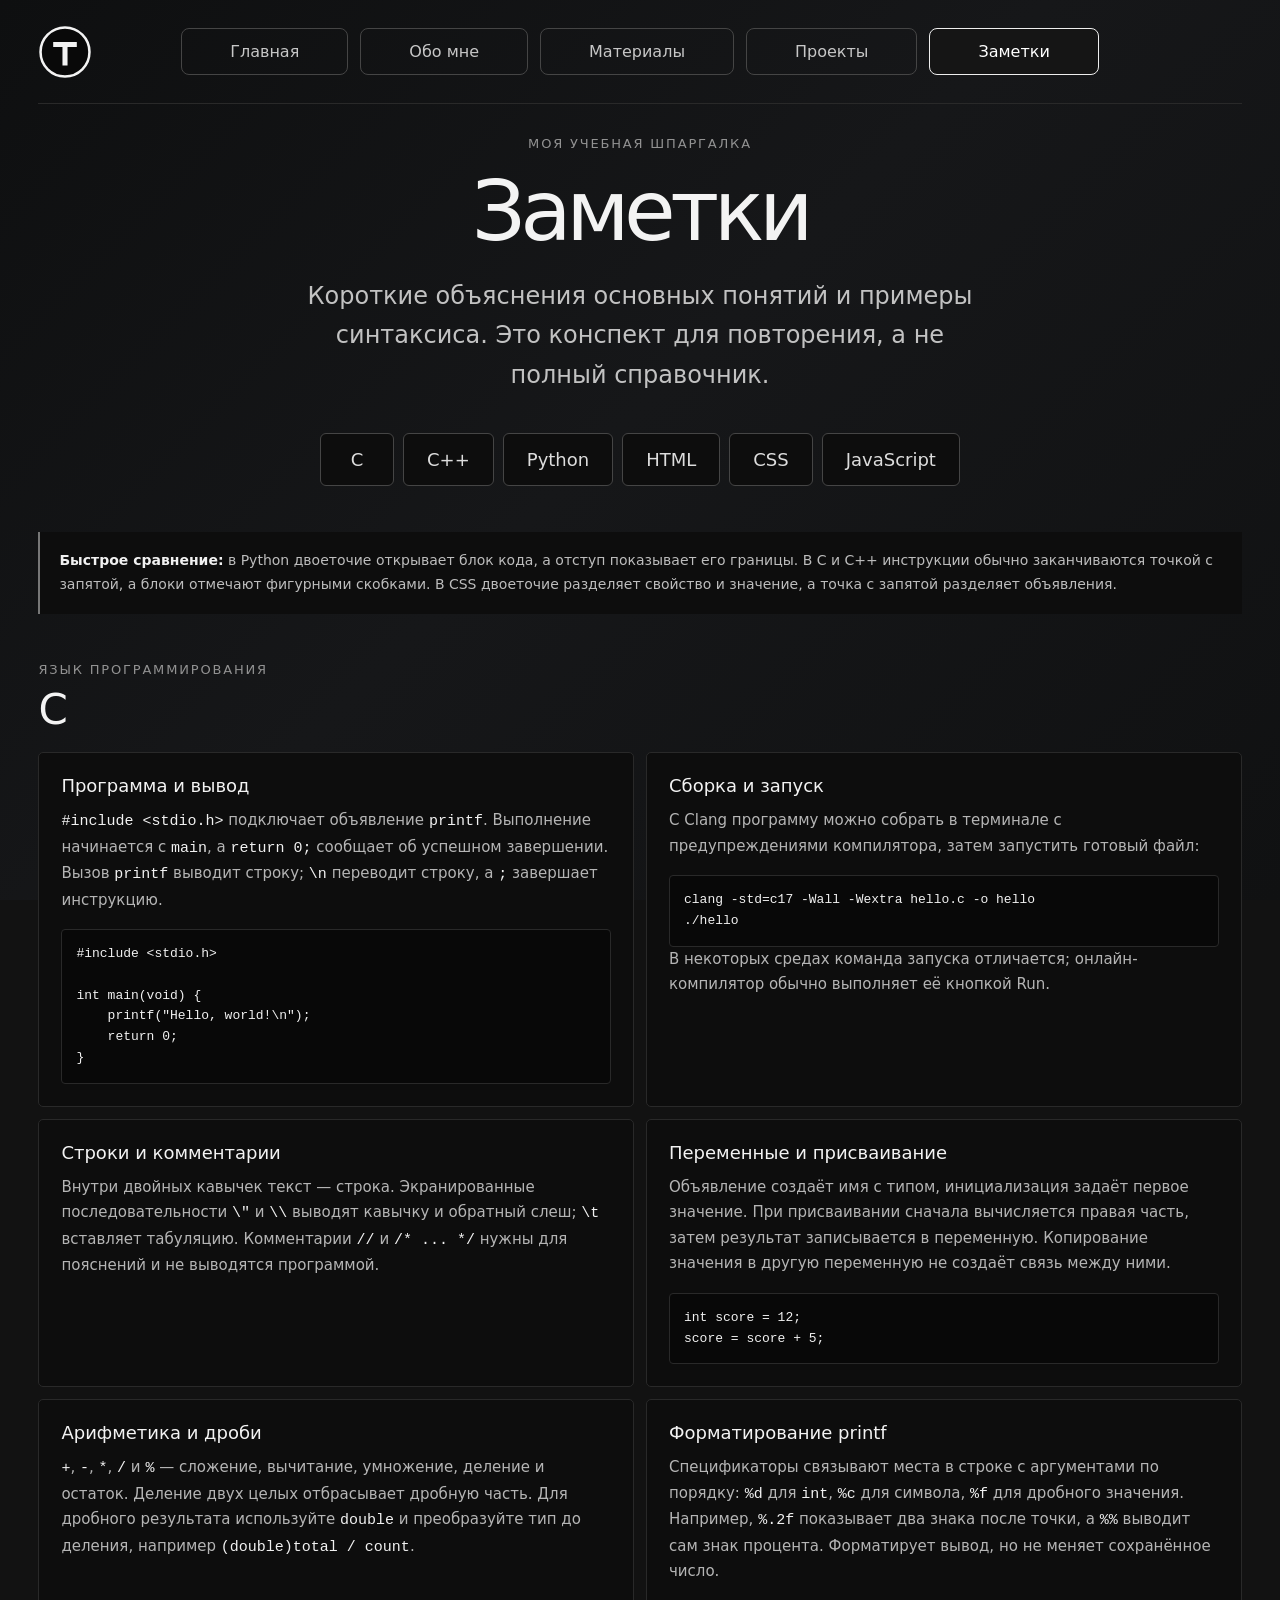
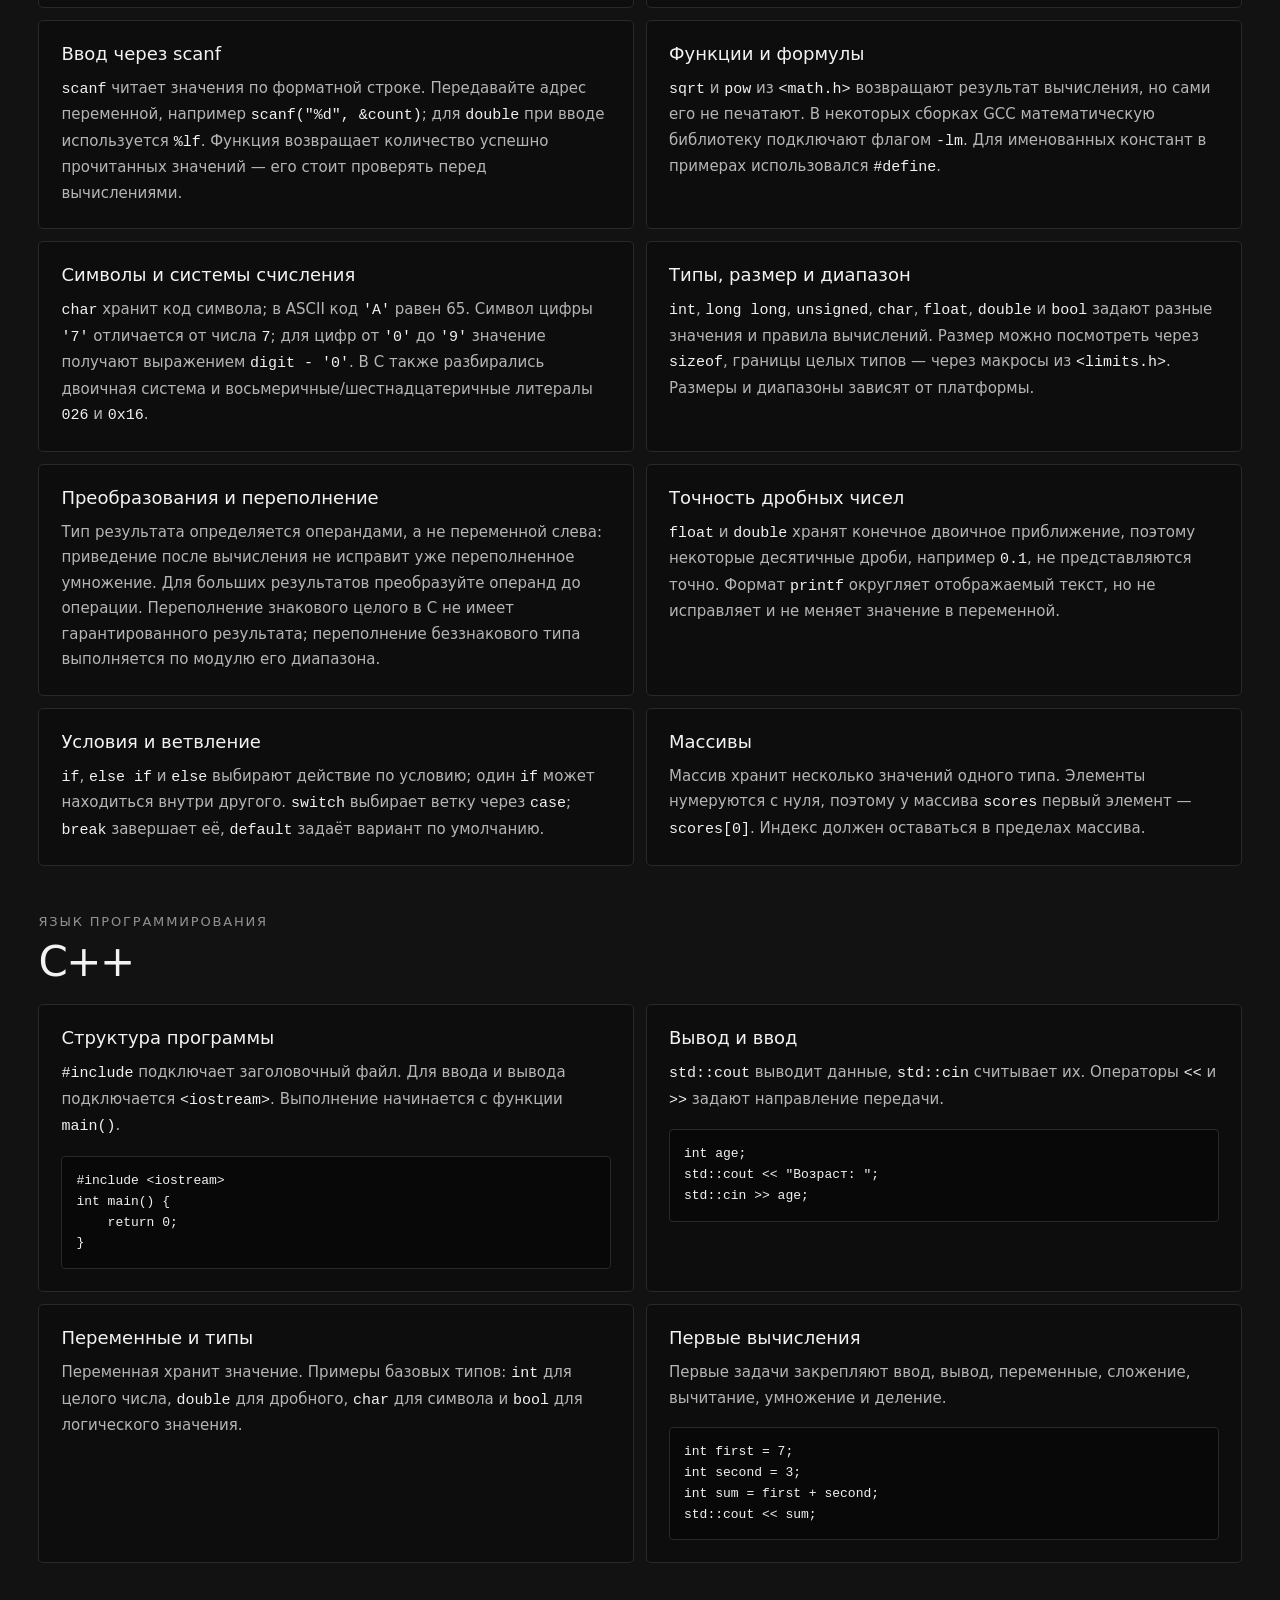
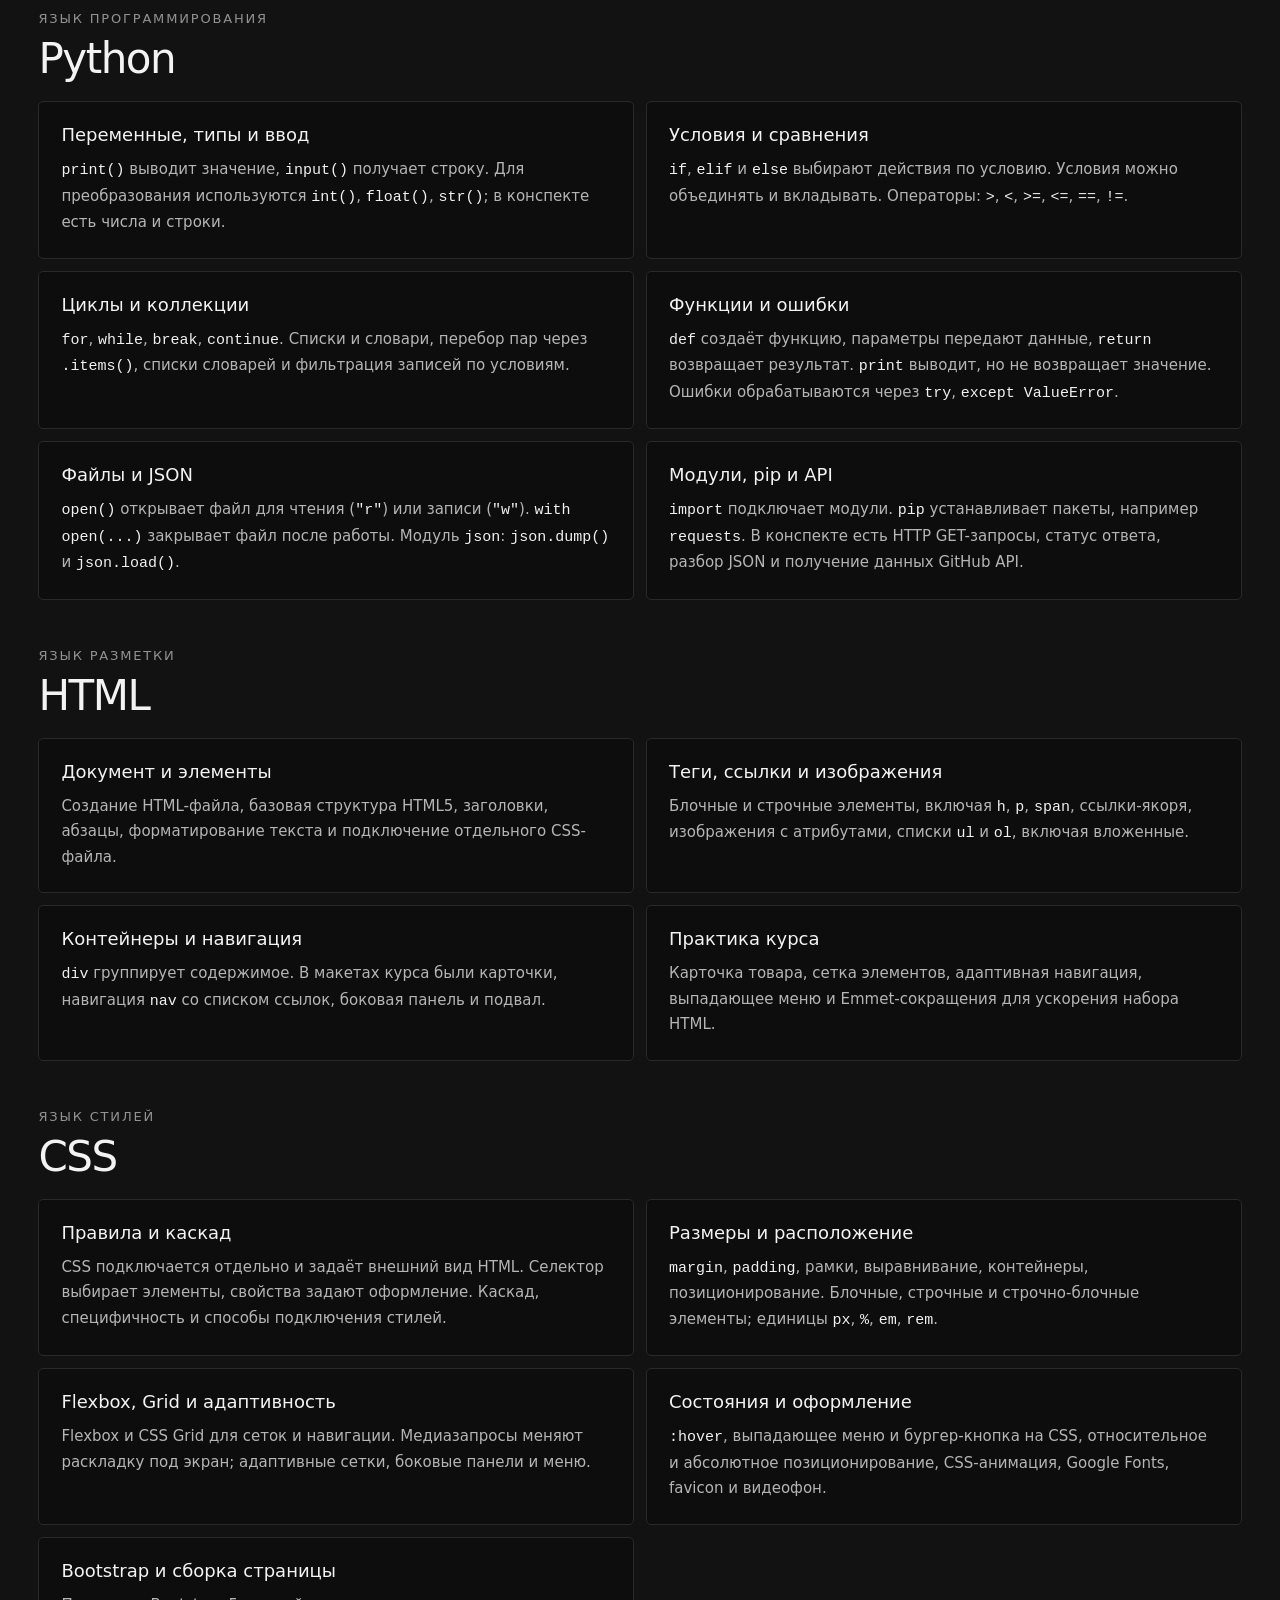
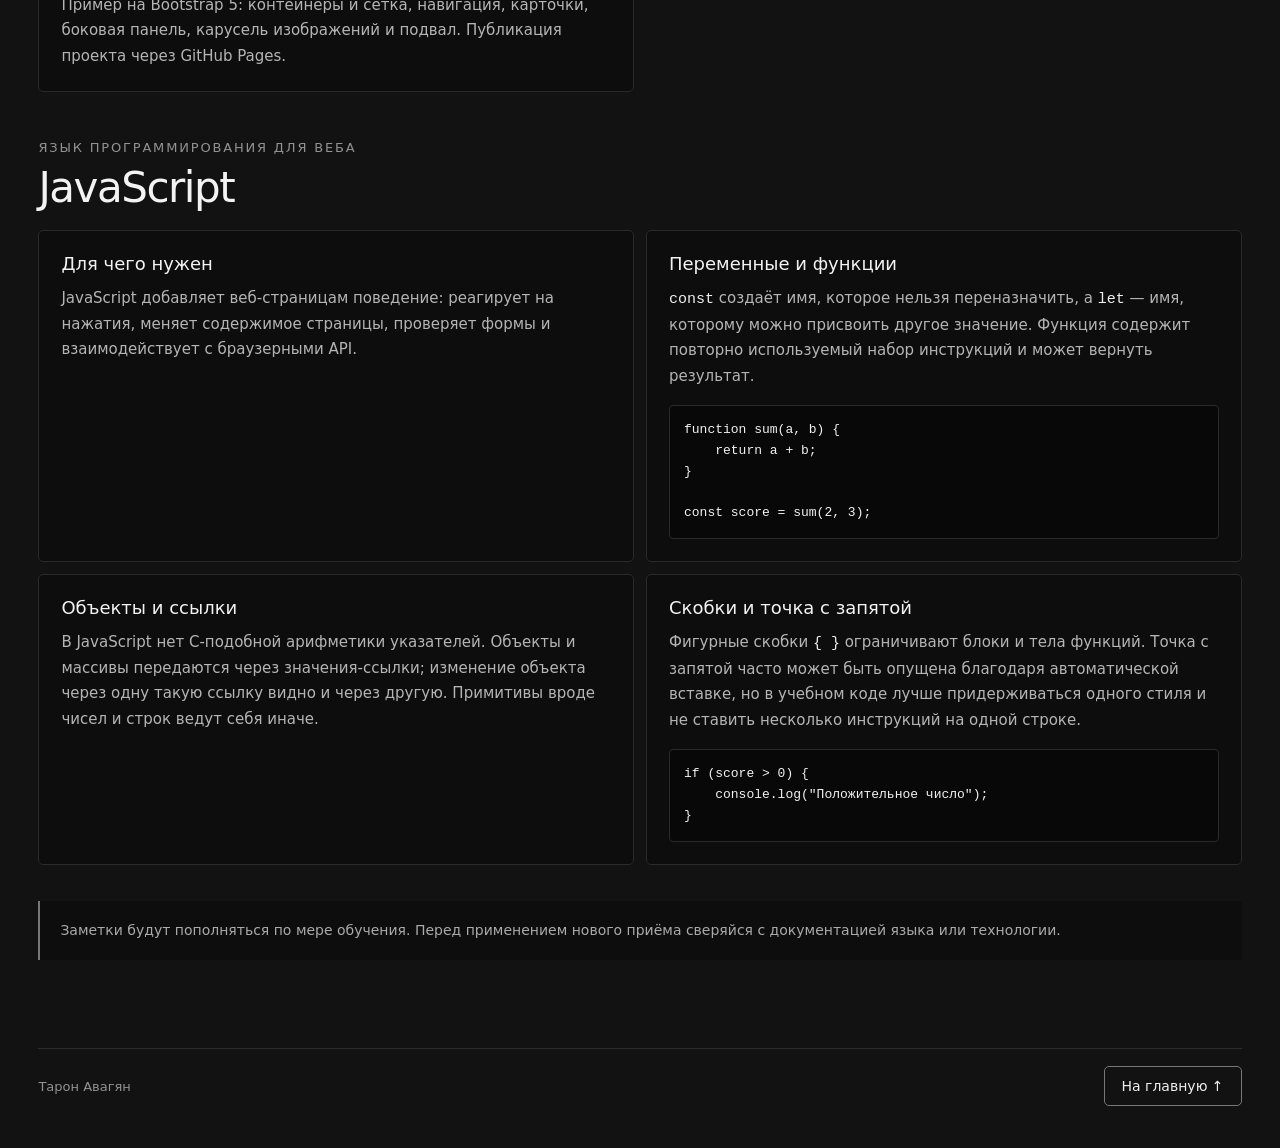
<file: pages/notes.html>
<!doctype html>
<html lang="ru">
  <head>
    <meta charset="utf-8">
    <meta name="viewport" content="width=device-width, initial-scale=1">
    <meta name="description" content="Учебные заметки Тарона Авагяна по C, C++, Python, HTML, CSS и JavaScript.">
    <title>PORTFOLIO — Заметки</title>
    <link rel="icon" type="image/svg+xml" href="../assets/favicon.svg">
    <link rel="stylesheet" href="../css/style.css">
    <script src="../js/main.js" defer></script>
  </head>
  <body>
    <header class="site-header">
      <a class="site-brand" href="../index.html" aria-label="PORTFOLIO — главная">
        <img src="../assets/favicon.svg" alt="" width="60" height="60">
      </a>
      <nav class="site-nav" aria-label="Основная навигация">
        <a href="../index.html">Главная</a>
        <a href="about.html">Обо мне</a>
        <a href="materials.html">Материалы</a>
        <a href="projects.html">Проекты</a>
        <a href="notes.html" aria-current="page">Заметки</a>
      </nav>
    </header>

    <main class="notes-page">
      <section class="text-page-intro notes-intro" aria-labelledby="notes-title">
        <p class="eyebrow">Моя учебная шпаргалка</p>
        <h1 id="notes-title">Заметки</h1>
        <p class="page-lead">Короткие объяснения основных понятий и примеры синтаксиса. Это конспект для повторения, а не полный справочник.</p>
      </section>

      <nav class="notes-toc" aria-label="Разделы заметок">
        <a href="#c-notes">C</a>
        <a href="#cpp-notes">C++</a>
        <a href="#python-notes">Python</a>
        <a href="#html-notes">HTML</a>
        <a href="#css-notes">CSS</a>
        <a href="#javascript-notes">JavaScript</a>
      </nav>

      <aside class="syntax-note"><strong>Быстрое сравнение:</strong> в Python двоеточие открывает блок кода, а отступ показывает его границы. В C и C++ инструкции обычно заканчиваются точкой с запятой, а блоки отмечают фигурными скобками. В CSS двоеточие разделяет свойство и значение, а точка с запятой разделяет объявления.</aside>

      <section class="notes-section" id="c-notes" aria-labelledby="c-notes-title">
        <div class="notes-heading"><p class="eyebrow">Язык программирования</p><h2 id="c-notes-title">C</h2></div>
        <div class="notes-grid">
          <article class="notes-card"><h3>Программа и вывод</h3><p><code>#include &lt;stdio.h&gt;</code> подключает объявление <code>printf</code>. Выполнение начинается с <code>main</code>, а <code>return 0;</code> сообщает об успешном завершении. Вызов <code>printf</code> выводит строку; <code>\n</code> переводит строку, а <code>;</code> завершает инструкцию.</p><pre><code>#include &lt;stdio.h&gt;

int main(void) {
    printf("Hello, world!\n");
    return 0;
}</code></pre></article>
          <article class="notes-card"><h3>Сборка и запуск</h3><p>С Clang программу можно собрать в терминале с предупреждениями компилятора, затем запустить готовый файл:</p><pre><code>clang -std=c17 -Wall -Wextra hello.c -o hello
./hello</code></pre><p>В некоторых средах команда запуска отличается; онлайн-компилятор обычно выполняет её кнопкой Run.</p></article>
          <article class="notes-card"><h3>Строки и комментарии</h3><p>Внутри двойных кавычек текст — строка. Экранированные последовательности <code>\"</code> и <code>\\</code> выводят кавычку и обратный слеш; <code>\t</code> вставляет табуляцию. Комментарии <code>//</code> и <code>/* ... */</code> нужны для пояснений и не выводятся программой.</p></article>
          <article class="notes-card"><h3>Переменные и присваивание</h3><p>Объявление создаёт имя с типом, инициализация задаёт первое значение. При присваивании сначала вычисляется правая часть, затем результат записывается в переменную. Копирование значения в другую переменную не создаёт связь между ними.</p><pre><code>int score = 12;
score = score + 5;</code></pre></article>
          <article class="notes-card"><h3>Арифметика и дроби</h3><p><code>+</code>, <code>-</code>, <code>*</code>, <code>/</code> и <code>%</code> — сложение, вычитание, умножение, деление и остаток. Деление двух целых отбрасывает дробную часть. Для дробного результата используйте <code>double</code> и преобразуйте тип до деления, например <code>(double)total / count</code>.</p></article>
          <article class="notes-card"><h3>Форматирование printf</h3><p>Спецификаторы связывают места в строке с аргументами по порядку: <code>%d</code> для <code>int</code>, <code>%c</code> для символа, <code>%f</code> для дробного значения. Например, <code>%.2f</code> показывает два знака после точки, а <code>%%</code> выводит сам знак процента. Форматирует вывод, но не меняет сохранённое число.</p></article>
          <article class="notes-card"><h3>Ввод через scanf</h3><p><code>scanf</code> читает значения по форматной строке. Передавайте адрес переменной, например <code>scanf("%d", &amp;count)</code>; для <code>double</code> при вводе используется <code>%lf</code>. Функция возвращает количество успешно прочитанных значений — его стоит проверять перед вычислениями.</p></article>
          <article class="notes-card"><h3>Функции и формулы</h3><p><code>sqrt</code> и <code>pow</code> из <code>&lt;math.h&gt;</code> возвращают результат вычисления, но сами его не печатают. В некоторых сборках GCC математическую библиотеку подключают флагом <code>-lm</code>. Для именованных констант в примерах использовался <code>#define</code>.</p></article>
          <article class="notes-card"><h3>Символы и системы счисления</h3><p><code>char</code> хранит код символа; в ASCII код <code>'A'</code> равен 65. Символ цифры <code>'7'</code> отличается от числа <code>7</code>; для цифр от <code>'0'</code> до <code>'9'</code> значение получают выражением <code>digit - '0'</code>. В C также разбирались двоичная система и восьмеричные/шестнадцатеричные литералы <code>026</code> и <code>0x16</code>.</p></article>
          <article class="notes-card"><h3>Типы, размер и диапазон</h3><p><code>int</code>, <code>long long</code>, <code>unsigned</code>, <code>char</code>, <code>float</code>, <code>double</code> и <code>bool</code> задают разные значения и правила вычислений. Размер можно посмотреть через <code>sizeof</code>, границы целых типов — через макросы из <code>&lt;limits.h&gt;</code>. Размеры и диапазоны зависят от платформы.</p></article>
          <article class="notes-card"><h3>Преобразования и переполнение</h3><p>Тип результата определяется операндами, а не переменной слева: приведение после вычисления не исправит уже переполненное умножение. Для больших результатов преобразуйте операнд до операции. Переполнение знакового целого в C не имеет гарантированного результата; переполнение беззнакового типа выполняется по модулю его диапазона.</p></article>
          <article class="notes-card"><h3>Точность дробных чисел</h3><p><code>float</code> и <code>double</code> хранят конечное двоичное приближение, поэтому некоторые десятичные дроби, например <code>0.1</code>, не представляются точно. Формат <code>printf</code> округляет отображаемый текст, но не исправляет и не меняет значение в переменной.</p></article>
          <article class="notes-card"><h3>Условия и ветвление</h3><p><code>if</code>, <code>else if</code> и <code>else</code> выбирают действие по условию; один <code>if</code> может находиться внутри другого. <code>switch</code> выбирает ветку через <code>case</code>; <code>break</code> завершает её, <code>default</code> задаёт вариант по умолчанию.</p></article>
          <article class="notes-card"><h3>Массивы</h3><p>Массив хранит несколько значений одного типа. Элементы нумеруются с нуля, поэтому у массива <code>scores</code> первый элемент — <code>scores[0]</code>. Индекс должен оставаться в пределах массива.</p></article>
        </div>
      </section>
      <section class="notes-section" id="cpp-notes" aria-labelledby="cpp-notes-title">
        <div class="notes-heading"><p class="eyebrow">Язык программирования</p><h2 id="cpp-notes-title">C++</h2></div>
        <div class="notes-grid">
          <article class="notes-card"><h3>Структура программы</h3><p><code>#include</code> подключает заголовочный файл. Для ввода и вывода подключается <code>&lt;iostream&gt;</code>. Выполнение начинается с функции <code>main()</code>.</p><pre><code>#include &lt;iostream&gt;
int main() {
    return 0;
}</code></pre></article>
          <article class="notes-card"><h3>Вывод и ввод</h3><p><code>std::cout</code> выводит данные, <code>std::cin</code> считывает их. Операторы <code>&lt;&lt;</code> и <code>&gt;&gt;</code> задают направление передачи.</p><pre><code>int age;
std::cout &lt;&lt; "Возраст: ";
std::cin &gt;&gt; age;</code></pre></article>
          <article class="notes-card"><h3>Переменные и типы</h3><p>Переменная хранит значение. Примеры базовых типов: <code>int</code> для целого числа, <code>double</code> для дробного, <code>char</code> для символа и <code>bool</code> для логического значения.</p></article>
          <article class="notes-card"><h3>Первые вычисления</h3><p>Первые задачи закрепляют ввод, вывод, переменные, сложение, вычитание, умножение и деление.</p><pre><code>int first = 7;
int second = 3;
int sum = first + second;
std::cout &lt;&lt; sum;</code></pre></article>
        </div>
      </section>
      <section class="notes-section" id="python-notes" aria-labelledby="python-notes-title">
        <div class="notes-heading"><p class="eyebrow">Язык программирования</p><h2 id="python-notes-title">Python</h2></div>
        <div class="notes-grid">
          <article class="notes-card"><h3>Переменные, типы и ввод</h3><p><code>print()</code> выводит значение, <code>input()</code> получает строку. Для преобразования используются <code>int()</code>, <code>float()</code>, <code>str()</code>; в конспекте есть числа и строки.</p></article>
          <article class="notes-card"><h3>Условия и сравнения</h3><p><code>if</code>, <code>elif</code> и <code>else</code> выбирают действия по условию. Условия можно объединять и вкладывать. Операторы: <code>&gt;</code>, <code>&lt;</code>, <code>&gt;=</code>, <code>&lt;=</code>, <code>==</code>, <code>!=</code>.</p></article>
          <article class="notes-card"><h3>Циклы и коллекции</h3><p><code>for</code>, <code>while</code>, <code>break</code>, <code>continue</code>. Списки и словари, перебор пар через <code>.items()</code>, списки словарей и фильтрация записей по условиям.</p></article>
          <article class="notes-card"><h3>Функции и ошибки</h3><p><code>def</code> создаёт функцию, параметры передают данные, <code>return</code> возвращает результат. <code>print</code> выводит, но не возвращает значение. Ошибки обрабатываются через <code>try</code>, <code>except ValueError</code>.</p></article>
          <article class="notes-card"><h3>Файлы и JSON</h3><p><code>open()</code> открывает файл для чтения (<code>"r"</code>) или записи (<code>"w"</code>). <code>with open(...)</code> закрывает файл после работы. Модуль <code>json</code>: <code>json.dump()</code> и <code>json.load()</code>.</p></article>
          <article class="notes-card"><h3>Модули, pip и API</h3><p><code>import</code> подключает модули. <code>pip</code> устанавливает пакеты, например <code>requests</code>. В конспекте есть HTTP GET-запросы, статус ответа, разбор JSON и получение данных GitHub API.</p></article>
        </div>
      </section>
      <section class="notes-section" id="html-notes" aria-labelledby="html-notes-title">
        <div class="notes-heading"><p class="eyebrow">Язык разметки</p><h2 id="html-notes-title">HTML</h2></div>
        <div class="notes-grid">
          <article class="notes-card"><h3>Документ и элементы</h3><p>Создание HTML-файла, базовая структура HTML5, заголовки, абзацы, форматирование текста и подключение отдельного CSS-файла.</p></article>
          <article class="notes-card"><h3>Теги, ссылки и изображения</h3><p>Блочные и строчные элементы, включая <code>h</code>, <code>p</code>, <code>span</code>, ссылки-якоря, изображения с атрибутами, списки <code>ul</code> и <code>ol</code>, включая вложенные.</p></article>
          <article class="notes-card"><h3>Контейнеры и навигация</h3><p><code>div</code> группирует содержимое. В макетах курса были карточки, навигация <code>nav</code> со списком ссылок, боковая панель и подвал.</p></article>
          <article class="notes-card"><h3>Практика курса</h3><p>Карточка товара, сетка элементов, адаптивная навигация, выпадающее меню и Emmet-сокращения для ускорения набора HTML.</p></article>
        </div>
      </section>
      <section class="notes-section" id="css-notes" aria-labelledby="css-notes-title">
        <div class="notes-heading"><p class="eyebrow">Язык стилей</p><h2 id="css-notes-title">CSS</h2></div>
        <div class="notes-grid">
          <article class="notes-card"><h3>Правила и каскад</h3><p>CSS подключается отдельно и задаёт внешний вид HTML. Селектор выбирает элементы, свойства задают оформление. Каскад, специфичность и способы подключения стилей.</p></article>
          <article class="notes-card"><h3>Размеры и расположение</h3><p><code>margin</code>, <code>padding</code>, рамки, выравнивание, контейнеры, позиционирование. Блочные, строчные и строчно-блочные элементы; единицы <code>px</code>, <code>%</code>, <code>em</code>, <code>rem</code>.</p></article>
          <article class="notes-card"><h3>Flexbox, Grid и адаптивность</h3><p>Flexbox и CSS Grid для сеток и навигации. Медиазапросы меняют раскладку под экран; адаптивные сетки, боковые панели и меню.</p></article>
          <article class="notes-card"><h3>Состояния и оформление</h3><p><code>:hover</code>, выпадающее меню и бургер-кнопка на CSS, относительное и абсолютное позиционирование, CSS-анимация, Google Fonts, favicon и видеофон.</p></article>
          <article class="notes-card"><h3>Bootstrap и сборка страницы</h3><p>Пример на Bootstrap 5: контейнеры и сетка, навигация, карточки, боковая панель, карусель изображений и подвал. Публикация проекта через GitHub Pages.</p></article>
        </div>
      </section>
      <section class="notes-section" id="javascript-notes" aria-labelledby="javascript-notes-title">
        <div class="notes-heading"><p class="eyebrow">Язык программирования для веба</p><h2 id="javascript-notes-title">JavaScript</h2></div>
        <div class="notes-grid">
          <article class="notes-card"><h3>Для чего нужен</h3><p>JavaScript добавляет веб-страницам поведение: реагирует на нажатия, меняет содержимое страницы, проверяет формы и взаимодействует с браузерными API.</p></article>
          <article class="notes-card"><h3>Переменные и функции</h3><p><code>const</code> создаёт имя, которое нельзя переназначить, а <code>let</code> — имя, которому можно присвоить другое значение. Функция содержит повторно используемый набор инструкций и может вернуть результат.</p><pre><code>function sum(a, b) {
    return a + b;
}

const score = sum(2, 3);</code></pre></article>
          <article class="notes-card"><h3>Объекты и ссылки</h3><p>В JavaScript нет C-подобной арифметики указателей. Объекты и массивы передаются через значения-ссылки; изменение объекта через одну такую ссылку видно и через другую. Примитивы вроде чисел и строк ведут себя иначе.</p></article>
          <article class="notes-card"><h3>Скобки и точка с запятой</h3><p>Фигурные скобки <code>{ }</code> ограничивают блоки и тела функций. Точка с запятой часто может быть опущена благодаря автоматической вставке, но в учебном коде лучше придерживаться одного стиля и не ставить несколько инструкций на одной строке.</p><pre><code>if (score &gt; 0) {
    console.log("Положительное число");
}</code></pre></article>
        </div>
      </section>

      <aside class="notes-disclaimer"><p>Заметки будут пополняться по мере обучения. Перед применением нового приёма сверяйся с документацией языка или технологии.</p></aside>
    </main>

    <footer class="site-footer">
      <span>Тарон Авагян</span>
      <a class="back-link" href="../index.html">На главную ↑</a>
    </footer>
    <button class="back-to-top" type="button" aria-label="Наверх" aria-hidden="true" tabindex="-1"><svg class="back-to-top-icon" aria-hidden="true" viewBox="0 0 24 56" preserveAspectRatio="none"><path d="M12 2 6 11h4.5v43h3V11H18z"/></svg></button>
  </body>
</html>
</file>
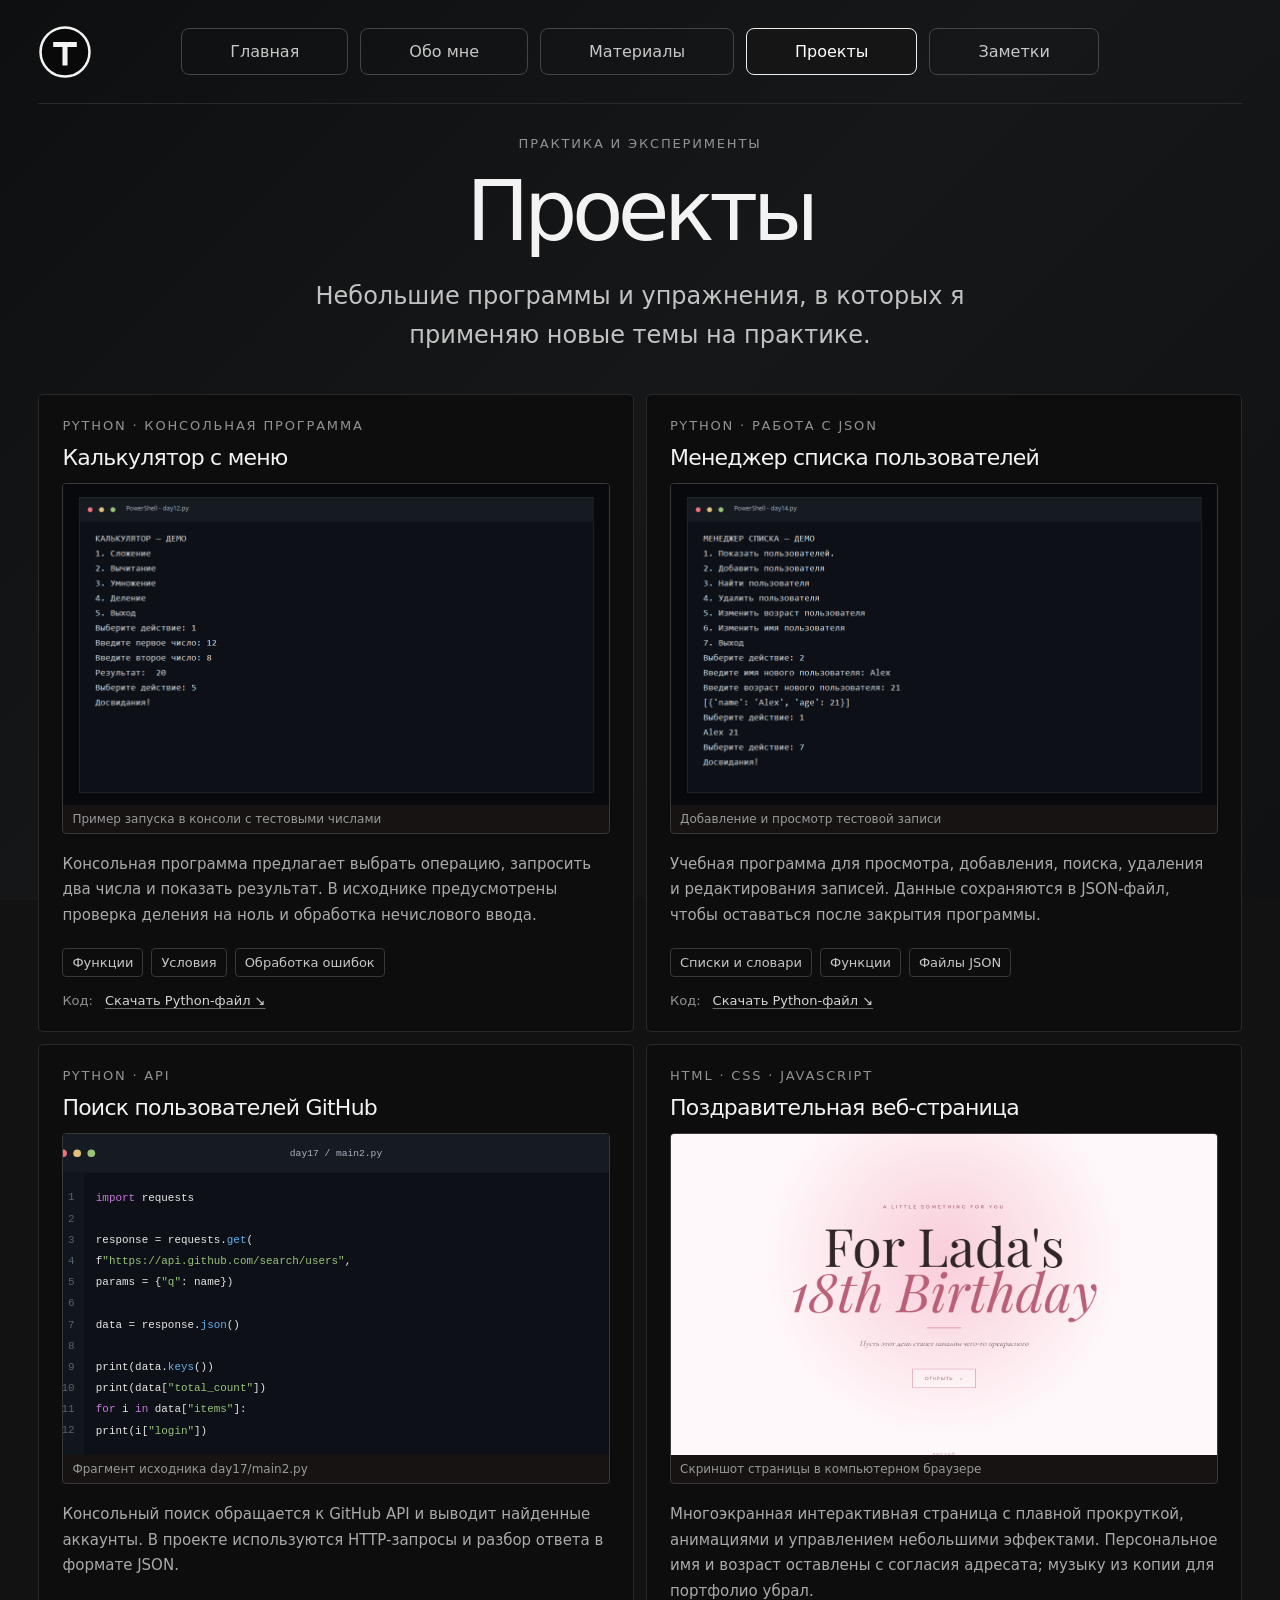
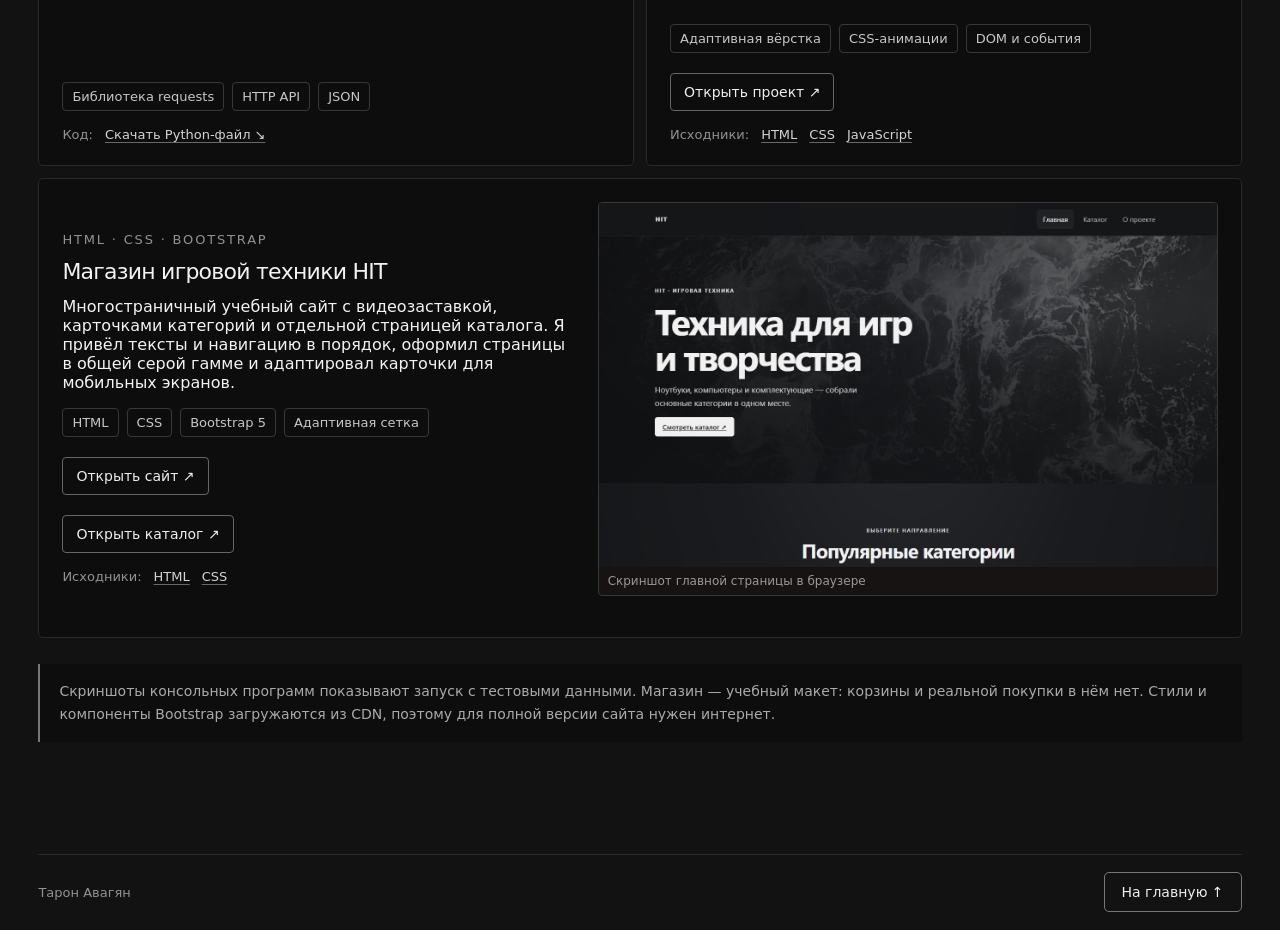
<file: pages/projects.html>
<!doctype html>
<html lang="ru">
  <head>
    <meta charset="utf-8">
    <meta name="viewport" content="width=device-width, initial-scale=1">
    <meta name="description" content="Учебные проекты Тарона Авагяна.">
    <title>PORTFOLIO — Проекты</title>
    <link rel="icon" type="image/svg+xml" href="../assets/favicon.svg">
    <link rel="stylesheet" href="../css/style.css">
    <script src="../js/main.js" defer></script>
  </head>
  <body>
    <header class="site-header">
      <a class="site-brand" href="../index.html" aria-label="PORTFOLIO — главная">
        <img src="../assets/favicon.svg" alt="" width="60" height="60">
      </a>
      <nav class="site-nav" aria-label="Основная навигация">
        <a href="../index.html">Главная</a>
        <a href="about.html">Обо мне</a>
        <a href="materials.html">Материалы</a>
        <a href="projects.html" aria-current="page">Проекты</a>
        <a href="notes.html">Заметки</a>
      </nav>
    </header>

    <main class="text-page projects-page">
      <section class="text-page-intro" aria-labelledby="projects-title">
        <p class="eyebrow">Практика и эксперименты</p>
        <h1 id="projects-title">Проекты</h1>
        <p class="page-lead">Небольшие программы и упражнения, в которых я применяю новые темы на практике.</p>
      </section>

      <section class="project-grid" aria-label="Учебные проекты">
        <article class="project-card">
          <p class="eyebrow">Python · консольная программа</p>
          <h2>Калькулятор с меню</h2>
          <figure class="project-preview">
            <img src="../assets/calculator-preview.png" alt="Пример работы калькулятора: сложение 12 и 8, результат 20">
            <figcaption>Пример запуска в консоли с тестовыми числами</figcaption>
          </figure>
          <p>Консольная программа предлагает выбрать операцию, запросить два числа и показать результат. В исходнике предусмотрены проверка деления на ноль и обработка нечислового ввода.</p>
          <ul class="project-tags"><li>Функции</li><li>Условия</li><li>Обработка ошибок</li></ul>
          <div class="project-code-links" aria-label="Исходный код калькулятора"><span>Код:</span><a href="../projects/source/calculator.py" download>Скачать Python-файл ↘</a></div>
        </article>

        <article class="project-card">
          <p class="eyebrow">Python · работа с JSON</p>
          <h2>Менеджер списка пользователей</h2>
          <figure class="project-preview">
            <img src="../assets/user-manager-preview.png" alt="Пример работы менеджера: добавление и просмотр тестовой записи Alex">
            <figcaption>Добавление и просмотр тестовой записи</figcaption>
          </figure>
          <p>Учебная программа для просмотра, добавления, поиска, удаления и редактирования записей. Данные сохраняются в JSON-файл, чтобы оставаться после закрытия программы.</p>
          <ul class="project-tags"><li>Списки и словари</li><li>Функции</li><li>Файлы JSON</li></ul>
          <div class="project-code-links" aria-label="Исходный код менеджера пользователей"><span>Код:</span><a href="../projects/source/user_manager.py" download>Скачать Python-файл ↘</a></div>
        </article>

        <article class="project-card">
          <p class="eyebrow">Python · API</p>
          <h2>Поиск пользователей GitHub</h2>
          <figure class="project-preview">
            <img src="../assets/github-search-code-preview.svg" alt="Фрагмент Python-кода: запрос к GitHub API и обработка списка результатов">
            <figcaption>Фрагмент исходника day17/main2.py</figcaption>
          </figure>
          <p>Консольный поиск обращается к GitHub API и выводит найденные аккаунты. В проекте используются HTTP-запросы и разбор ответа в формате JSON.</p>
          <ul class="project-tags"><li>Библиотека requests</li><li>HTTP API</li><li>JSON</li></ul>
          <div class="project-code-links" aria-label="Исходный код поиска GitHub"><span>Код:</span><a href="../projects/source/github_user_search.py" download>Скачать Python-файл ↘</a></div>
        </article>

        <article class="project-card">
          <p class="eyebrow">HTML · CSS · JavaScript</p>
          <h2>Поздравительная веб-страница</h2>
          <figure class="project-preview">
            <img src="../assets/birthday-site-preview.png" alt="Первый экран поздравительного сайта для Лады">
            <figcaption>Скриншот страницы в компьютерном браузере</figcaption>
          </figure>
          <p>Многоэкранная интерактивная страница с плавной прокруткой, анимациями и управлением небольшими эффектами. Персональное имя и возраст оставлены с согласия адресата; музыку из копии для портфолио убрал.</p>
          <ul class="project-tags"><li>Адаптивная вёрстка</li><li>CSS-анимации</li><li>DOM и события</li></ul>
          <a class="project-link" href="../projects/birthday-site/index.html" target="_blank" rel="noopener noreferrer">Открыть проект ↗</a>
          <div class="project-code-links" aria-label="Исходные файлы поздравительного сайта"><span>Исходники:</span><a href="../projects/birthday-site/index.html" download>HTML</a><a href="../projects/birthday-site/style.css" download>CSS</a><a href="../projects/birthday-site/script.js" download>JavaScript</a></div>
        </article>

        <article class="project-card project-card--wide">
          <div class="project-info">
            <p class="eyebrow">HTML · CSS · Bootstrap</p>
            <h2>Магазин игровой техники HIT</h2>
            <p>Многостраничный учебный сайт с видеозаставкой, карточками категорий и отдельной страницей каталога. Я привёл тексты и навигацию в порядок, оформил страницы в общей серой гамме и адаптировал карточки для мобильных экранов.</p>
            <ul class="project-tags"><li>HTML</li><li>CSS</li><li>Bootstrap 5</li><li>Адаптивная сетка</li></ul>
            <a class="project-link" href="../projects/gaming-store/index.html" target="_blank" rel="noopener noreferrer">Открыть сайт ↗</a>
            <a class="project-link" href="../projects/gaming-store/pricing.html" target="_blank" rel="noopener noreferrer">Открыть каталог ↗</a>
            <div class="project-code-links" aria-label="Исходные файлы магазина HIT"><span>Исходники:</span><a href="../projects/gaming-store/index.html" download>HTML</a><a href="../projects/gaming-store/styles/mycss.css" download>CSS</a></div>
          </div>
          <figure class="project-preview">
            <img src="../assets/gaming-store-preview.png" alt="Скриншот главной страницы магазина HIT с серой видеозаставкой и каталогом категорий">
            <figcaption>Скриншот главной страницы в браузере</figcaption>
          </figure>
        </article>
      </section>

      <aside class="project-note"><p>Скриншоты консольных программ показывают запуск с тестовыми данными. Магазин — учебный макет: корзины и реальной покупки в нём нет. Стили и компоненты Bootstrap загружаются из CDN, поэтому для полной версии сайта нужен интернет.</p></aside>
    </main>

    <footer class="site-footer">
      <span>Тарон Авагян</span>
      <a class="back-link" href="../index.html">На главную ↑</a>
    </footer>
    <button class="back-to-top" type="button" aria-label="Наверх" aria-hidden="true" tabindex="-1"><svg class="back-to-top-icon" aria-hidden="true" viewBox="0 0 24 56" preserveAspectRatio="none"><path d="M12 2 6 11h4.5v43h3V11H18z"/></svg></button>
  </body>
</html>
</file>
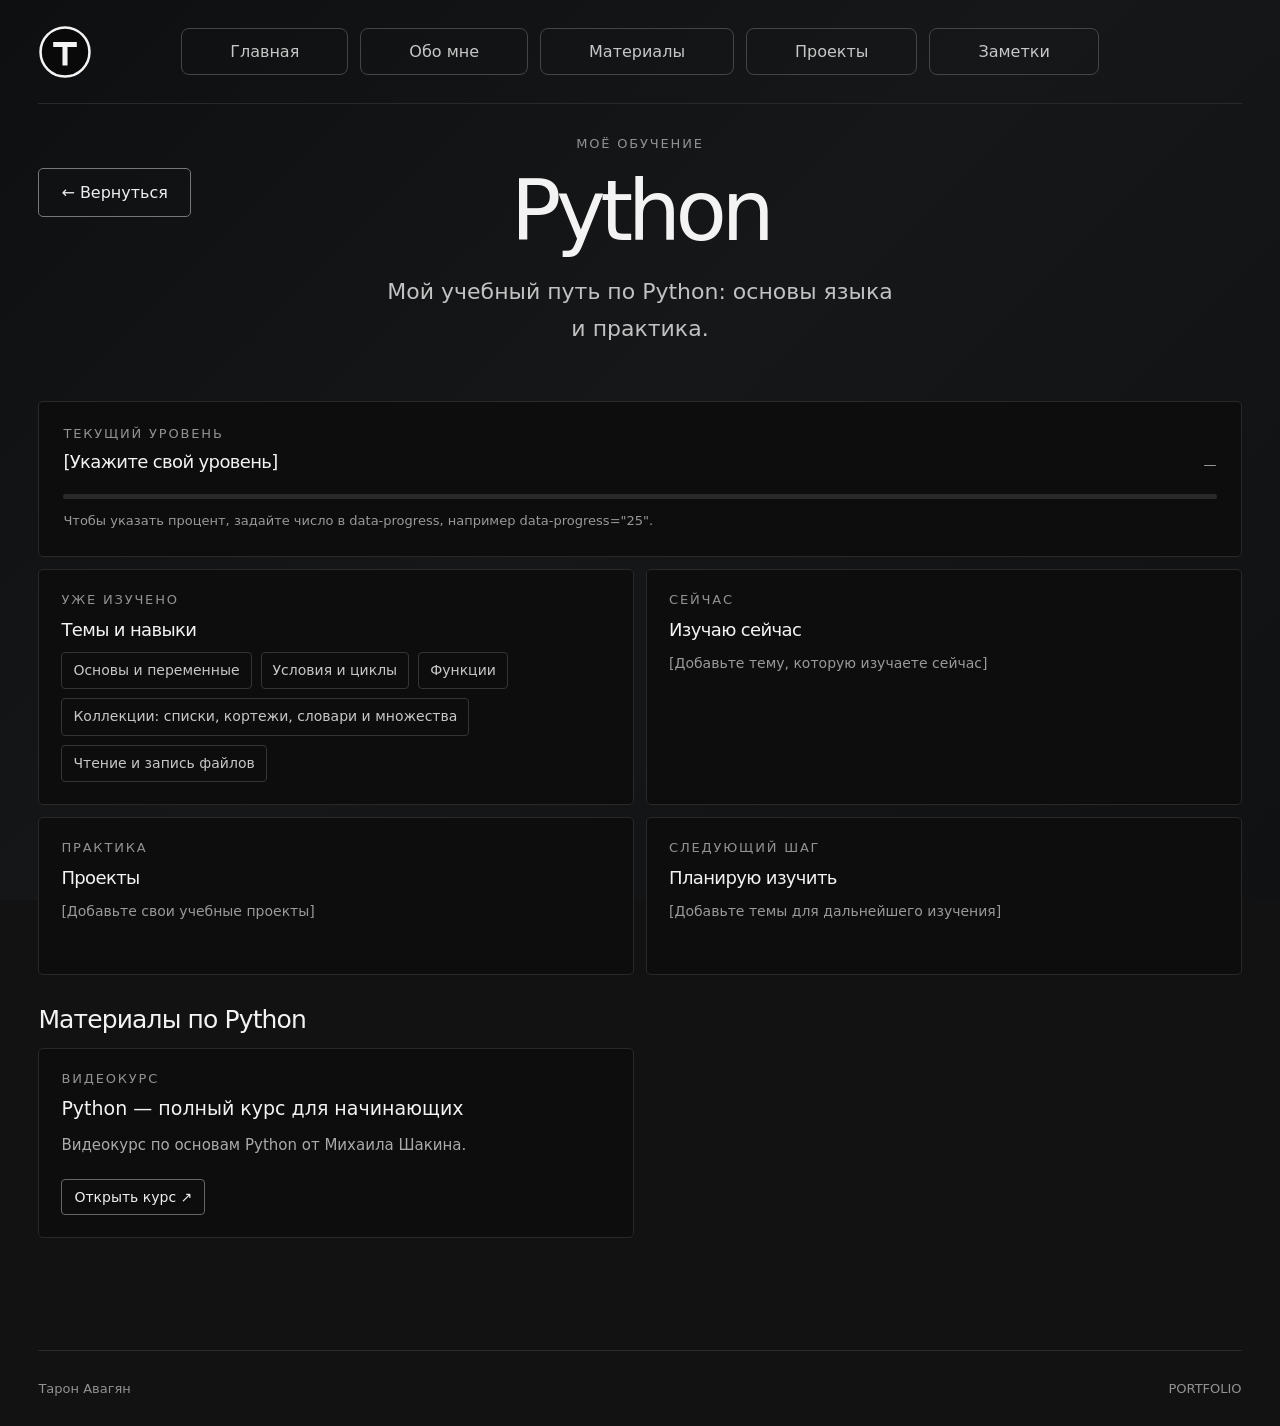
<file: pages/python.html>
<!doctype html>
<html lang="ru">
  <head>
    <meta charset="utf-8">
    <meta name="viewport" content="width=device-width, initial-scale=1">
    <meta name="description" content="Учебный прогресс по Python — портфолио Тарона Авагяна.">
    <title>PORTFOLIO — Python</title>
    <link rel="icon" type="image/svg+xml" href="../assets/favicon.svg">
    <link rel="stylesheet" href="../css/style.css">
    <script src="../js/main.js" defer></script>
  </head>
  <body>
    <header class="site-header">
      <a class="site-brand" href="../index.html" aria-label="PORTFOLIO — главная">
        <img src="../assets/favicon.svg" alt="" width="60" height="60">
      </a>
      <nav class="site-nav" aria-label="Основная навигация">
        <a href="../index.html">Главная</a>
        <a href="about.html">Обо мне</a>
        <a href="materials.html">Материалы</a>
        <a href="projects.html">Проекты</a>
        <a href="notes.html">Заметки</a>
      </nav>
    </header>

    <main class="technology-page">
      <section class="technology-intro" aria-labelledby="technology-title">
        <a class="back-link back-button" href="../index.html">← Вернуться</a>
        <p class="eyebrow">Моё обучение</p>
        <h1 id="technology-title">Python</h1>
        <p class="intro-text">Мой учебный путь по Python: основы языка и практика.</p>
      </section>

      <section class="progress-panel" data-progress="" aria-labelledby="progress-title">
        <div class="progress-copy">
          <div>
            <p class="eyebrow">Текущий уровень</p>
            <h2 id="progress-title">[Укажите свой уровень]</h2>
          </div>
          <p class="progress-value"><span data-progress-value>—</span><span data-progress-unit></span></p>
        </div>
        <div class="progress-track" role="progressbar" aria-label="Прогресс изучения Python" aria-valuemin="0" aria-valuemax="100">
          <span class="progress-fill" data-progress-fill></span>
        </div>
        <p class="placeholder-note">Чтобы указать процент, задайте число в data-progress, например data-progress="25".</p>
      </section>

      <div class="detail-grid">
        <section class="detail-card" aria-labelledby="learned-title">
          <p class="eyebrow">Уже изучено</p>
          <h2 id="learned-title">Темы и навыки</h2>
          <ul class="topic-list">
            <li>Основы и переменные</li>
            <li>Условия и циклы</li>
            <li>Функции</li>
            <li>Коллекции: списки, кортежи, словари и множества</li>
            <li>Чтение и запись файлов</li>
          </ul>
        </section>
        <section class="detail-card" aria-labelledby="current-title">
          <p class="eyebrow">Сейчас</p>
          <h2 id="current-title">Изучаю сейчас</h2>
          <p>[Добавьте тему, которую изучаете сейчас]</p>
        </section>
        <section class="detail-card" aria-labelledby="projects-title">
          <p class="eyebrow">Практика</p>
          <h2 id="projects-title">Проекты</h2>
          <p>[Добавьте свои учебные проекты]</p>
        </section>
        <section class="detail-card" aria-labelledby="next-title">
          <p class="eyebrow">Следующий шаг</p>
          <h2 id="next-title">Планирую изучить</h2>
          <p>[Добавьте темы для дальнейшего изучения]</p>
        </section>
      </div>

      <section class="technology-resources" aria-labelledby="resources-title">
        <h2 id="resources-title">Материалы по Python</h2>
        <div class="resource-grid">
          <article class="resource-card">
            <p class="eyebrow">Видеокурс</p>
            <h3>Python — полный курс для начинающих</h3>
            <p>Видеокурс по основам Python от Михаила Шакина.</p>
            <a class="resource-link" href="https://www.youtube.com/watch?v=wDmPgXhlDIg" target="_blank" rel="noopener noreferrer">Открыть курс ↗</a>
          </article>
        </div>
      </section>

    </main>

    <footer class="site-footer">
      <span>Тарон Авагян</span>
      <span>PORTFOLIO</span>
    </footer>
    <button class="back-to-top" type="button" aria-label="Наверх" aria-hidden="true" tabindex="-1"><svg class="back-to-top-icon" aria-hidden="true" viewBox="0 0 24 56" preserveAspectRatio="none"><path d="M12 2 6 11h4.5v43h3V11H18z"/></svg></button>
  </body>
</html>
</file>
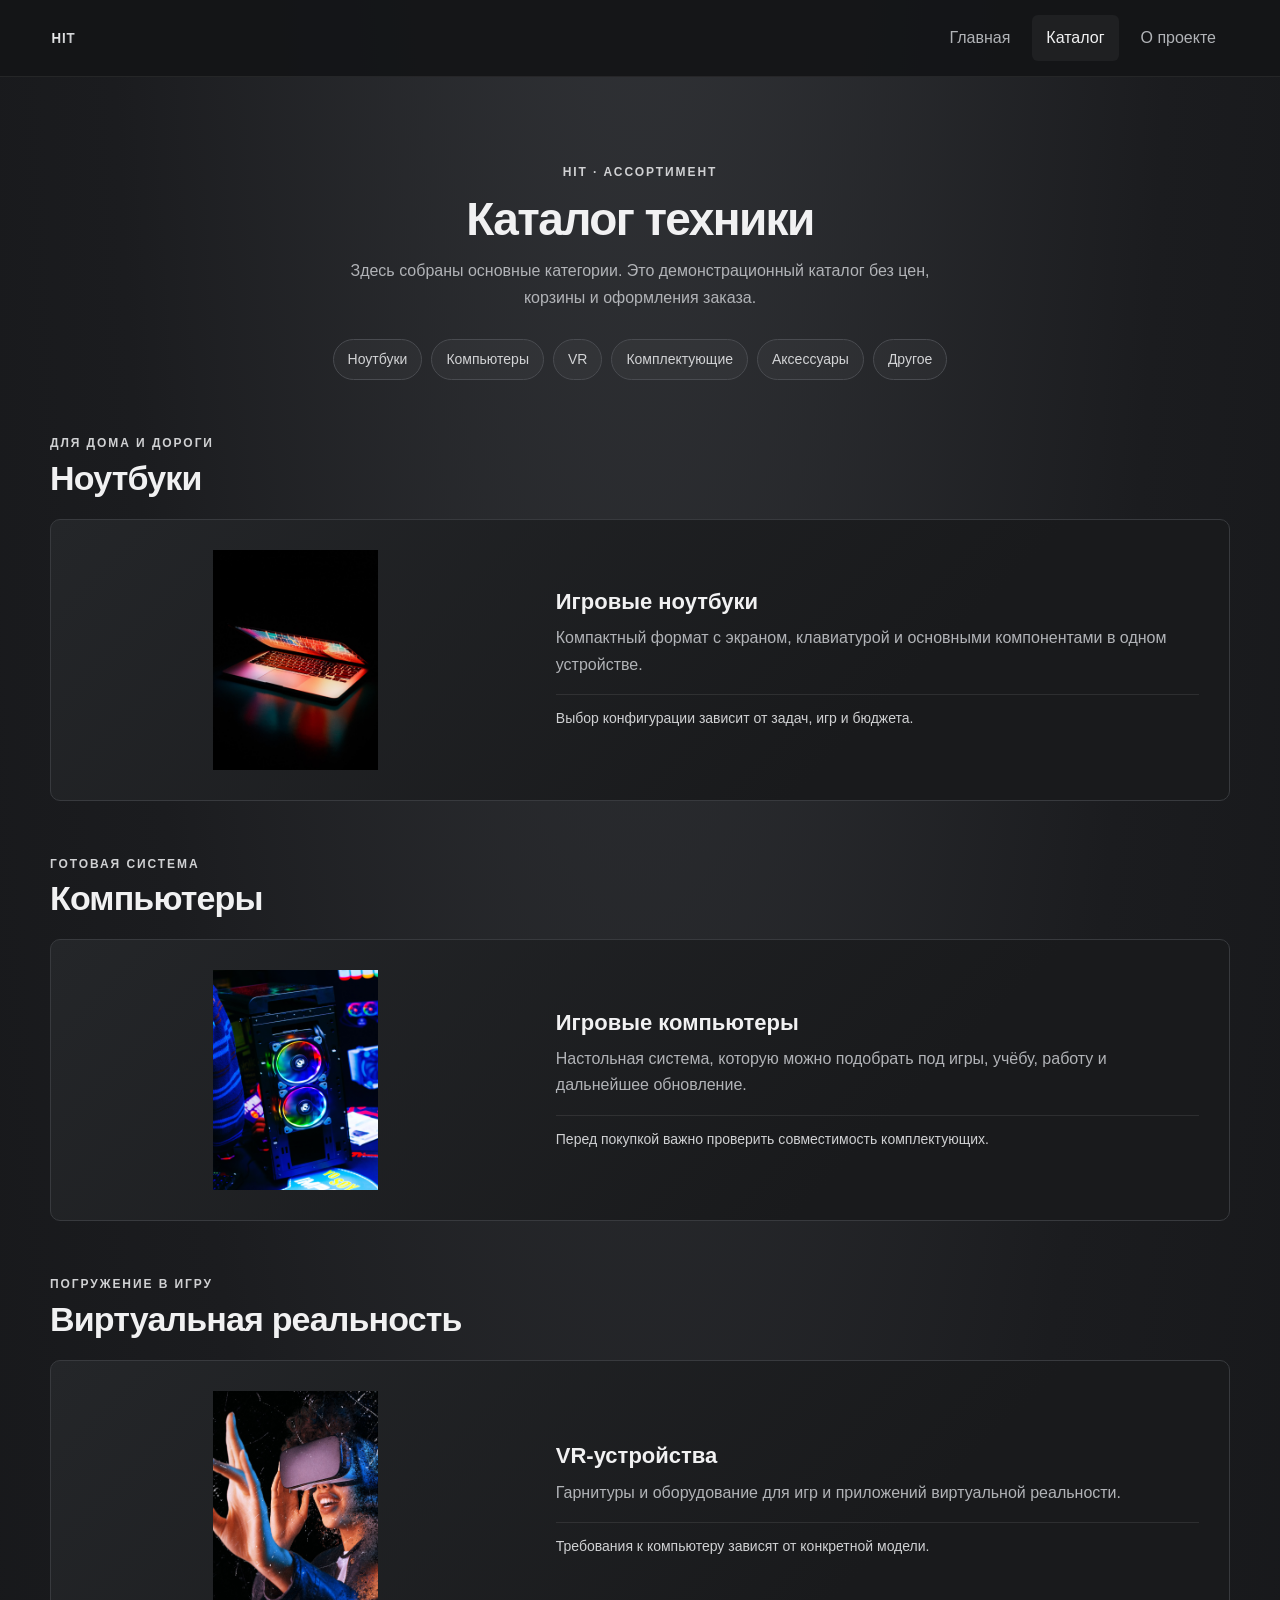
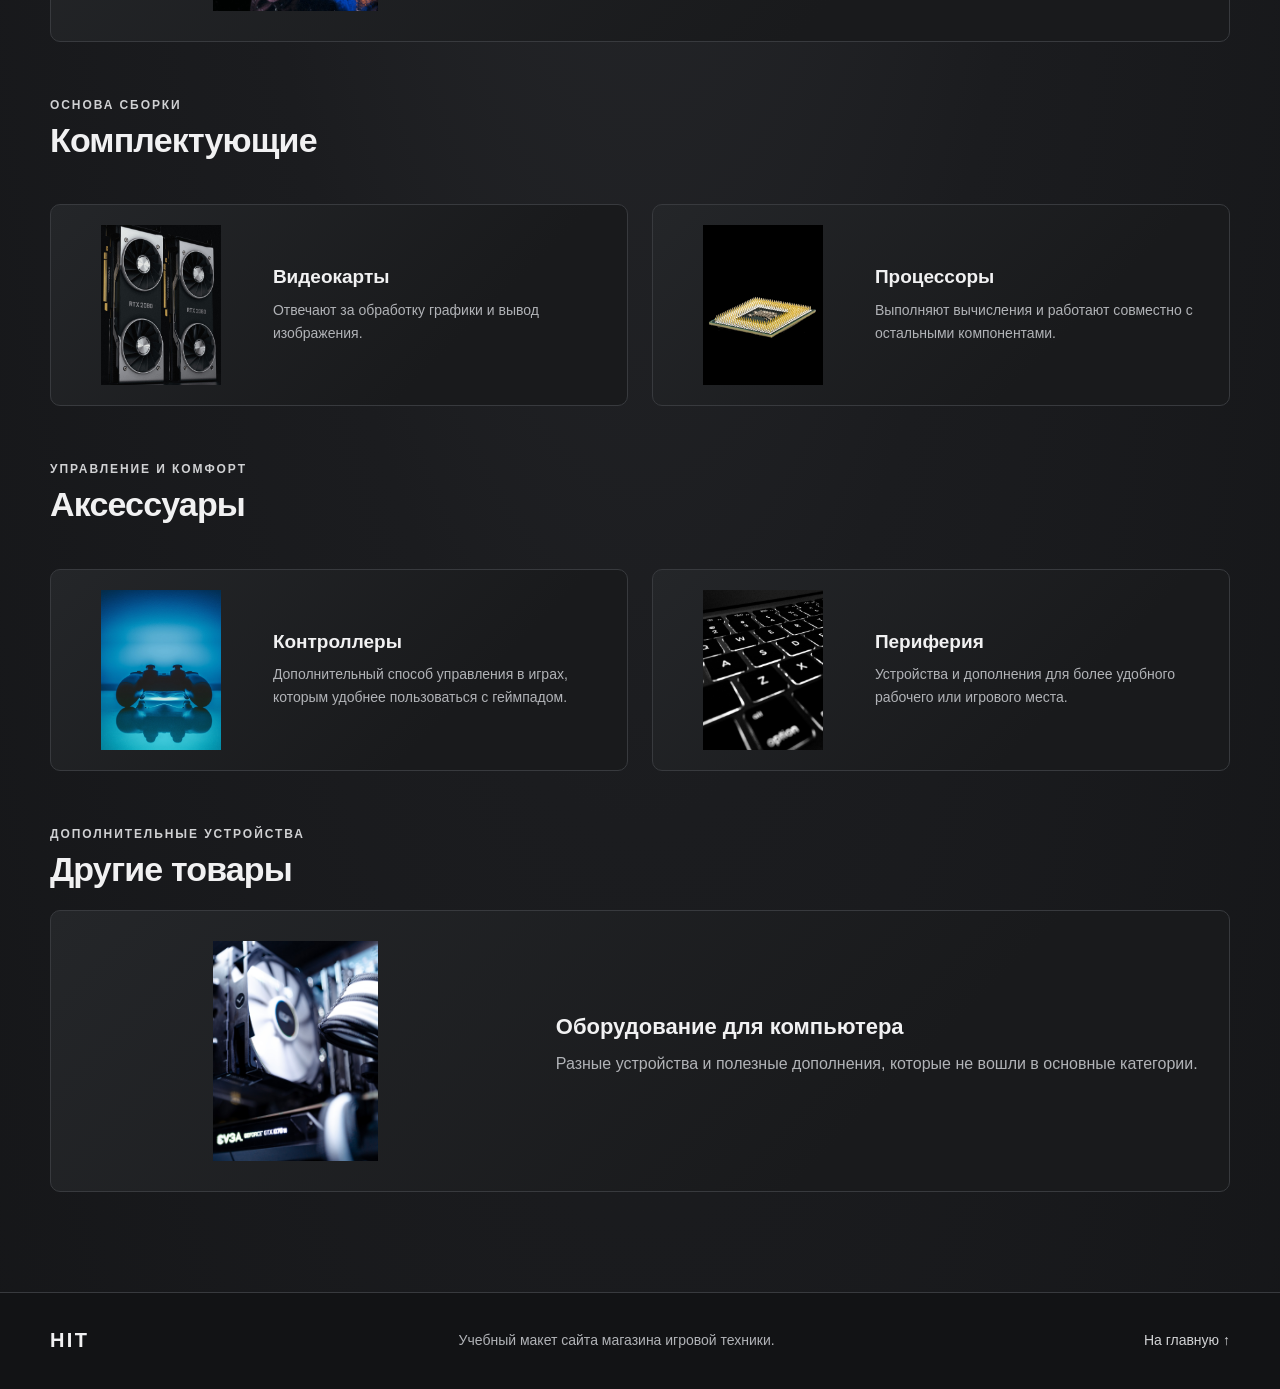
<file: projects/gaming-store/pricing.html>
<!doctype html>
<html lang="ru">
<head>
  <meta charset="utf-8">
  <meta name="viewport" content="width=device-width, initial-scale=1">
  <meta name="description" content="Каталог категорий игровой техники в учебном проекте HIT.">
  <title>HIT — каталог</title>
  <link rel="icon" type="image/svg+xml" href="files/favicon.svg">
  <link rel="stylesheet" href="https://cdn.jsdelivr.net/npm/bootstrap@5.2.3/dist/css/bootstrap.min.css" integrity="sha384-rbsA2VBKQhggwzxH7pPCaAqO46MgnOM80zW1RWuH61DGLwZJEdK2Kadq2F9CUG65" crossorigin="anonymous">
  <link rel="stylesheet" href="styles/mycss.css">
</head>
<body>
  <header class="site-header">
    <nav class="navbar navbar-expand-lg" aria-label="Главная навигация">
      <div class="container">
        <a class="navbar-brand" href="index.html" aria-label="HIT — главная"><img src="files/logo.svg" alt="HIT" width="104" height="40"></a>
        <button class="navbar-toggler" type="button" data-bs-toggle="collapse" data-bs-target="#siteNav" aria-controls="siteNav" aria-expanded="false" aria-label="Открыть меню">
          <span class="navbar-toggler-icon"></span>
        </button>
        <div class="collapse navbar-collapse" id="siteNav">
          <ul class="navbar-nav ms-auto">
            <li class="nav-item"><a class="nav-link" href="index.html">Главная</a></li>
            <li class="nav-item"><a class="nav-link active" aria-current="page" href="pricing.html">Каталог</a></li>
            <li class="nav-item"><a class="nav-link" href="index.html#contacts">О проекте</a></li>
          </ul>
        </div>
      </div>
    </nav>
  </header>

  <main class="container section-space catalog-page">
    <header class="section-heading catalog-heading">
      <p class="eyebrow">HIT · ассортимент</p>
      <h1>Каталог техники</h1>
      <p>Здесь собраны основные категории. Это демонстрационный каталог без цен, корзины и оформления заказа.</p>
    </header>

    <nav class="catalog-nav" aria-label="Разделы каталога">
      <a href="#laptops">Ноутбуки</a>
      <a href="#computers">Компьютеры</a>
      <a href="#vr">VR</a>
      <a href="#components">Комплектующие</a>
      <a href="#accessories">Аксессуары</a>
      <a href="#other">Другое</a>
    </nav>

    <section class="catalog-section" id="laptops" aria-labelledby="laptops-title">
      <div class="catalog-section-heading"><p class="eyebrow">Для дома и дороги</p><h2 id="laptops-title">Ноутбуки</h2></div>
      <article class="product-card">
        <img src="img/laptop.png" alt="Изображение ноутбука" loading="lazy">
        <div><h3>Игровые ноутбуки</h3><p>Компактный формат с экраном, клавиатурой и основными компонентами в одном устройстве.</p><p class="product-note">Выбор конфигурации зависит от задач, игр и бюджета.</p></div>
      </article>
    </section>

    <section class="catalog-section" id="computers" aria-labelledby="computers-title">
      <div class="catalog-section-heading"><p class="eyebrow">Готовая система</p><h2 id="computers-title">Компьютеры</h2></div>
      <article class="product-card">
        <img src="img/gaming pc.png" alt="Изображение игрового компьютера" loading="lazy">
        <div><h3>Игровые компьютеры</h3><p>Настольная система, которую можно подобрать под игры, учёбу, работу и дальнейшее обновление.</p><p class="product-note">Перед покупкой важно проверить совместимость комплектующих.</p></div>
      </article>
    </section>

    <section class="catalog-section" id="vr" aria-labelledby="vr-title">
      <div class="catalog-section-heading"><p class="eyebrow">Погружение в игру</p><h2 id="vr-title">Виртуальная реальность</h2></div>
      <article class="product-card">
        <img src="img/vr.png" alt="Изображение VR-гарнитуры" loading="lazy">
        <div><h3>VR-устройства</h3><p>Гарнитуры и оборудование для игр и приложений виртуальной реальности.</p><p class="product-note">Требования к компьютеру зависят от конкретной модели.</p></div>
      </article>
    </section>

    <section class="catalog-section" id="components" aria-labelledby="components-title">
      <div class="catalog-section-heading"><p class="eyebrow">Основа сборки</p><h2 id="components-title">Комплектующие</h2></div>
      <div class="row g-4">
        <div class="col-md-6"><article class="product-card product-card-compact"><img src="img/gpu.png" alt="Изображение видеокарты" loading="lazy"><div><h3>Видеокарты</h3><p>Отвечают за обработку графики и вывод изображения.</p></div></article></div>
        <div class="col-md-6"><article class="product-card product-card-compact"><img src="img/cpu.png" alt="Изображение процессора" loading="lazy"><div><h3>Процессоры</h3><p>Выполняют вычисления и работают совместно с остальными компонентами.</p></div></article></div>
      </div>
    </section>

    <section class="catalog-section" id="accessories" aria-labelledby="accessories-title">
      <div class="catalog-section-heading"><p class="eyebrow">Управление и комфорт</p><h2 id="accessories-title">Аксессуары</h2></div>
      <div class="row g-4">
        <div class="col-md-6"><article class="product-card product-card-compact"><img src="img/controller.png" alt="Изображение игрового контроллера" loading="lazy"><div><h3>Контроллеры</h3><p>Дополнительный способ управления в играх, которым удобнее пользоваться с геймпадом.</p></div></article></div>
        <div class="col-md-6"><article class="product-card product-card-compact"><img src="img/acc.png" alt="Изображение компьютерного аксессуара" loading="lazy"><div><h3>Периферия</h3><p>Устройства и дополнения для более удобного рабочего или игрового места.</p></div></article></div>
      </div>
    </section>

    <section class="catalog-section" id="other" aria-labelledby="other-title">
      <div class="catalog-section-heading"><p class="eyebrow">Дополнительные устройства</p><h2 id="other-title">Другие товары</h2></div>
      <article class="product-card">
        <img src="img/other.png" alt="Изображение компьютерного оборудования" loading="lazy">
        <div><h3>Оборудование для компьютера</h3><p>Разные устройства и полезные дополнения, которые не вошли в основные категории.</p></div>
      </article>
    </section>
  </main>

  <footer class="site-footer" id="contacts">
    <div class="container footer-inner">
      <a class="footer-brand" href="index.html">HIT</a>
      <p>Учебный макет сайта магазина игровой техники.</p>
      <a href="index.html">На главную <span aria-hidden="true">↑</span></a>
    </div>
  </footer>

  <script src="https://cdn.jsdelivr.net/npm/bootstrap@5.2.3/dist/js/bootstrap.bundle.min.js" integrity="sha384-kenU1KFdBIe4zVF0s0G1M5b4hcpxyD9F7jL+jjXkk+Q2h455rYXK/7HAuoJl+0I4" crossorigin="anonymous"></script>
</body>
</html>
</file>
<file: css/style.css>
:root {
  color-scheme: dark;
  font-family: Inter, ui-sans-serif, system-ui, -apple-system, BlinkMacSystemFont, "Segoe UI", sans-serif;
  background: linear-gradient(135deg, #0e0f10 0%, #161719 48%, #101112 100%) fixed;
  color: #f3f3f3;
  font-synthesis: none;
  text-rendering: optimizeLegibility;
  -webkit-font-smoothing: antialiased;
  --muted: #929292;
  --line: #292929;
}

* { box-sizing: border-box; }

html { scroll-behavior: smooth; }

body {
  min-width: 320px;
  min-height: 100vh;
  margin: 0;
  padding: 0 clamp(14px, 3vw, 42px);
  display: flex;
  flex-direction: column;
}

a { color: inherit; }

.site-header,
.site-footer {
  display: flex;
  align-items: center;
  justify-content: space-between;
}

.site-header {
  display: grid;
  grid-template-columns: minmax(54px, 1fr) auto minmax(54px, 1fr);
  min-width: 0;
  min-height: 104px;
  gap: 25px;
  border-bottom: 1px solid var(--line);
}

.site-brand { display: inline-flex; justify-self: start; width: 54px; height: 54px; }
.site-brand img { display: block; width: 100%; height: 100%; }

.eyebrow,
.section-note,
.card-index,
.site-footer {
  color: var(--muted);
  font-size: 12px;
}

.site-nav { display: flex; min-width: 0; align-items: center; justify-content: center; gap: 12px; }
.site-nav a {
  padding: 13px 48px;
  border: 1px solid #454545;
  border-radius: 8px;
  color: #c7c7c7;
  font-size: 16px;
  text-decoration: none;
  transition: color 180ms ease, border-color 180ms ease, background-color 180ms ease;
}
.site-nav a:hover, .site-nav a[aria-current="page"] { border-color: #eee; color: #fff; background: #151515; }
.site-nav a:focus-visible, .back-link:focus-visible, .back-button:focus-visible, .resource-link:focus-visible { outline: 2px solid #eee; outline-offset: 4px; }
.eyebrow, .card-index, .site-footer { font-size: 13px; }

main {
  width: min(100%, 1240px);
  min-width: 0;
  margin: 0 auto;
  flex: 1;
}

.intro { padding: 32px 0 94px; }
.intro-centered { padding: 32px 0 76px; text-align: center; }
.intro-centered .intro-text { margin-right: auto; margin-left: auto; }

.rau-feature {
  display: grid;
  grid-template-columns: minmax(0, 1.05fr) minmax(260px, .95fr);
  align-items: center;
  gap: clamp(24px, 5vw, 64px);
  min-height: 330px;
  margin-bottom: 68px;
  padding: clamp(24px, 5vw, 54px);
  overflow: hidden;
  border: 1px solid #303030;
  border-radius: 12px;
  background: radial-gradient(ellipse at 78% 48%, #242526 0, #141516 47%, #0d0e0f 100%);
}
.rau-feature-copy { max-width: 560px; }
.rau-feature-copy .eyebrow { margin-bottom: 14px; }
.rau-feature-copy h2 { max-width: 520px; margin-bottom: 16px; font-size: clamp(28px, 4vw, 42px); line-height: 1.12; }
.rau-feature-copy > p:not(.eyebrow) { max-width: 510px; margin-bottom: 24px; color: #aaa; font-size: 16px; line-height: 1.7; }
.rau-feature-link { display: inline-flex; align-items: center; gap: 12px; padding: 12px 17px; border: 1px solid #686868; border-radius: 8px; color: #eee; font-size: 14px; text-decoration: none; transition: background-color 180ms ease, border-color 180ms ease, transform 180ms ease; }
.rau-feature-link:hover { transform: translateY(-2px); border-color: #eee; background: #1a1a1a; }
.rau-feature-link:focus-visible { outline: 2px solid #eee; outline-offset: 4px; }
.rau-feature-art { position: relative; display: grid; min-width: 0; min-height: 260px; place-items: center; overflow: hidden; }
.rau-feature-art::before { position: absolute; width: 74%; aspect-ratio: 1; border-radius: 50%; background: #eee; content: ""; filter: blur(80px); opacity: .08; }
.rau-orbit { position: relative; width: min(100%, 330px); overflow: visible; }
.rau-halo { fill: none; stroke: #4a4a4a; stroke-width: .7; stroke-dasharray: 1 8; }
.rau-ring { transform-box: fill-box; transform-origin: center; }
.rau-ring ellipse { fill: none; stroke: url(#rau-metal); stroke-width: 9; }
.rau-ring-back { animation: rau-spin-back 24s linear infinite; opacity: .8; }
.rau-ring-front { animation: rau-spin-front 30s linear infinite; }
.rau-orbit-core { fill: url(#rau-core); stroke: #c9c9c9; stroke-opacity: .48; stroke-width: 1; }
.rau-satellite { fill: #eee; filter: drop-shadow(0 0 9px #fff); }
.rau-feature-caption { position: absolute; right: 0; bottom: 4px; left: 0; color: #747474; font-size: 11px; letter-spacing: .18em; text-align: center; text-transform: uppercase; }
@keyframes rau-spin-back { to { transform: rotate(360deg); } }
@keyframes rau-spin-front { to { transform: rotate(-360deg); } }

.eyebrow {
  margin: 0 0 18px;
  text-transform: uppercase;
  letter-spacing: .14em;
}

h1, h2, p { margin-top: 0; }

h1 {
  margin-bottom: 22px;
  font-size: clamp(42px, 8vw, 84px);
  font-weight: 500;
  letter-spacing: -.065em;
  line-height: 1.02;
}

.intro-text {
  max-width: 510px;
  margin-bottom: 0;
  color: #c2c2c2;
  font-size: clamp(19px, 2.5vw, 22px);
  line-height: 1.7;
}

.section-heading {
  display: flex;
  align-items: end;
  justify-content: space-between;
  gap: 24px;
  margin-bottom: 24px;
}

.section-heading .eyebrow { margin-bottom: 10px; }

h2 {
  margin-bottom: 0;
  font-size: 25px;
  font-weight: 500;
  letter-spacing: -.035em;
}

.section-note { margin-bottom: 3px; font-size: 15px; }

.technology-grid {
  display: grid;
  grid-template-columns: repeat(3, minmax(0, 1fr));
  gap: 12px;
}

.learning-actions { display: flex; justify-content: center; margin-top: 30px; }
.projects-cta { display: inline-flex; align-items: center; justify-content: center; gap: 10px; padding: 13px 20px; border: 1px solid #777; border-radius: 5px; background: #0d0d0d; color: #eee; font-size: 15px; text-decoration: none; transition: border-color 180ms ease, background-color 180ms ease, transform 180ms ease; }
.projects-cta:hover { transform: translateY(-2px); border-color: #eee; background: #171717; color: #fff; }
.projects-cta:focus-visible { outline: 2px solid #eee; outline-offset: 4px; }

.technology-page { padding-bottom: 24px; }
.text-page, .about-page, .materials-page { padding-bottom: 24px; }
.text-page-intro { padding: 32px 0 38px; }
.page-lead { max-width: 700px; margin: 0 auto; color: #c2c2c2; font-size: clamp(19px, 2.5vw, 24px); line-height: 1.65; }
.text-panel { max-width: 760px; padding: 25px; border: 1px solid var(--line); border-radius: 5px; background: #0d0d0d; }
.text-panel .eyebrow { margin-bottom: 12px; }
.text-panel h2 { margin-bottom: 14px; }
.text-panel > p:last-child { margin-bottom: 0; color: #aaa; font-size: 16px; line-height: 1.75; }
.technology-intro { position: relative; padding: 32px 0 54px; text-align: center; }
.technology-intro .back-button { position: absolute; top: 64px; left: 0; margin: 0; padding: 14px 22px; font-size: 16px; }
.technology-intro .intro-text { margin-right: auto; margin-left: auto; }
.technology-intro h1 { margin-bottom: 18px; }
.back-link { display: inline-flex; align-items: center; gap: 8px; padding: 11px 17px; border: 1px solid #777; border-radius: 5px; color: #eee; font-size: 14px; text-decoration: none; transition: color 180ms ease, border-color 180ms ease, background-color 180ms ease; }
.back-link:hover { border-color: #eee; color: #fff; background: #151515; }
.back-button { margin-bottom: 24px; }
.progress-panel, .detail-card { border: 1px solid var(--line); border-radius: 5px; background: #0d0d0d; }
.progress-panel { padding: 24px; }
.progress-copy { display: flex; align-items: end; justify-content: space-between; gap: 20px; }
.progress-copy .eyebrow { margin-bottom: 10px; }
.progress-copy h2, .detail-card h2 { font-size: 18px; }
.progress-value { margin-bottom: 0; color: #aaa; font-size: 13px; }
.progress-track { height: 5px; margin-top: 22px; overflow: hidden; border-radius: 10px; background: #292929; }
.progress-fill { display: block; width: 0; height: 100%; background: #eee; }
.placeholder-note { margin: 12px 0 0; color: #999; font-size: 13px; line-height: 1.55; }
.detail-grid { display: grid; grid-template-columns: repeat(2, minmax(0, 1fr)); gap: 12px; margin-top: 12px; }
.detail-card { min-height: 158px; padding: 22px; }
.detail-card .eyebrow { margin-bottom: 12px; }
.detail-card h2 { margin-bottom: 12px; }
.detail-card > p:last-child { max-width: 430px; margin-bottom: 0; color: #999; font-size: 14px; line-height: 1.65; }

.profile-hero { display: grid; grid-template-columns: 220px minmax(0, 1fr); align-items: center; gap: clamp(28px, 6vw, 72px); padding: 32px 0 58px; }
.profile-photo { display: block; width: 220px; aspect-ratio: 1; border: 5px solid #fff; border-radius: 50%; outline: 9px solid #999; object-fit: cover; background: #dedede; }
.profile-copy h1 { margin-bottom: 12px; font-size: clamp(42px, 6vw, 68px); }
.profile-role { margin-bottom: 22px; color: #eee; font-size: 16px; letter-spacing: .08em; text-transform: uppercase; }
.profile-summary { max-width: 700px; margin: 0; color: #c2c2c2; font-size: 18px; line-height: 1.75; }
.about-grid { display: grid; grid-template-columns: repeat(2, minmax(0, 1fr)); gap: 12px; }
.about-panel, .resource-card { padding: 22px; border: 1px solid var(--line); border-radius: 5px; background: #0d0d0d; }
.about-panel h2, .resource-card h3 { margin: 0 0 14px; font-size: 19px; font-weight: 500; }
.about-panel p { margin-bottom: 10px; color: #aaa; font-size: 15px; line-height: 1.7; }
.about-panel p:last-child { margin-bottom: 0; }
.about-panel strong { color: #eee; font-weight: 550; }
.about-panel ul { margin: 0; padding-left: 19px; color: #aaa; font-size: 15px; line-height: 1.8; }
.inline-link { color: #eee; text-underline-offset: 4px; }
.inline-link:hover { color: #fff; }
.resource-section { margin-top: 38px; }
.materials-page .text-page-intro { padding: 32px 0 38px; text-align: center; }
.resource-section h2 { margin-bottom: 17px; font-size: 23px; font-weight: 500; }
.resource-grid { display: grid; grid-template-columns: repeat(2, minmax(0, 1fr)); gap: 12px; }
.resource-card { display: flex; flex-direction: column; align-items: flex-start; min-height: 190px; }
.resource-card .eyebrow { margin-bottom: 11px; }
.resource-card p:not(.eyebrow) { margin-bottom: 18px; color: #aaa; font-size: 15px; line-height: 1.65; }
.resource-link { display: inline-flex; align-items: center; gap: 7px; margin-top: auto; padding: 9px 12px; border: 1px solid #666; border-radius: 4px; color: #eee; font-size: 14px; text-decoration: none; transition: border-color 180ms ease, background-color 180ms ease; }
.resource-link:hover { border-color: #eee; background: #171717; }
.topic-list { display: flex; flex-wrap: wrap; gap: 9px; margin: 0; padding: 0; list-style: none; }
.topic-list li { padding: 8px 11px; border: 1px solid #353535; border-radius: 4px; color: #c7c7c7; font-size: 14px; line-height: 1.4; }
.technology-resources { margin-top: 30px; }
.technology-resources h2 { margin-bottom: 14px; }
.technology-resources .resource-grid { grid-template-columns: repeat(2, minmax(0, 1fr)); }

.notes-page .notes-intro { padding: 32px 0 38px; text-align: center; }
.notes-page .page-lead { margin-right: auto; margin-left: auto; }
.notes-toc { display: flex; flex-wrap: wrap; justify-content: center; gap: 9px; margin: 0 0 46px; }
.notes-toc a { min-width: 74px; padding: 15px 23px; border: 1px solid #454545; border-radius: 6px; background: #0d0d0d; color: #ddd; font-size: 18px; text-align: center; text-decoration: none; transition: border-color 180ms ease, background-color 180ms ease; }
.notes-toc a:hover, .notes-toc a:focus-visible { border-color: #eee; background: #121212; }
.syntax-note { margin-bottom: 42px; padding: 17px 19px; border-left: 2px solid #777; background: #0d0d0d; color: #bdbdbd; font-size: 14px; line-height: 1.7; }
.syntax-note strong { color: #f1f1f1; }
.notes-section { margin-top: 48px; scroll-margin-top: 24px; }
.notes-heading { margin-bottom: 18px; }
.notes-heading .eyebrow { margin-bottom: 8px; }
.notes-heading h2 { font-size: clamp(29px, 5vw, 42px); }
.notes-grid { display: grid; grid-template-columns: repeat(2, minmax(0, 1fr)); gap: 12px; }
.notes-card { min-width: 0; padding: 22px; border: 1px solid var(--line); border-radius: 5px; background: #0d0d0d; }
.notes-card h3 { margin: 0 0 12px; font-size: 18px; font-weight: 500; }
.notes-card p { margin: 0; color: #b5b5b5; font-size: 15px; line-height: 1.7; }
.notes-card p + p { margin-top: 12px; }
.notes-card code { color: #f1f1f1; font-family: Consolas, "Courier New", monospace; }
.notes-card pre { max-width: 100%; margin: 16px 0 0; padding: 14px; overflow-x: auto; border: 1px solid #292929; border-radius: 4px; background: #080808; color: #e7e7e7; font-size: 13px; line-height: 1.6; tab-size: 4; }
.notes-card pre code { white-space: pre; }
.notes-disclaimer { margin-top: 36px; padding: 18px 20px; border-left: 2px solid #777; background: #0d0d0d; color: #aaa; }
.notes-disclaimer p { margin: 0; font-size: 14px; line-height: 1.65; }
.projects-page .text-page-intro { padding: 32px 0 38px; text-align: center; }
.projects-page .page-lead { margin-right: auto; margin-left: auto; }
.project-grid { display: grid; grid-template-columns: repeat(2, minmax(0, 1fr)); gap: 12px; }
.project-card { display: flex; min-width: 0; flex-direction: column; align-items: flex-start; padding: 23px; border: 1px solid var(--line); border-radius: 5px; background: #0d0d0d; }
.project-card--wide { grid-column: 1 / -1; display: grid; grid-template-columns: minmax(0, .9fr) minmax(0, 1.1fr); align-items: center; gap: 28px; }
.project-info { display: flex; min-width: 0; flex-direction: column; align-items: flex-start; }
.project-card .eyebrow { margin-bottom: 12px; }
.project-card h2 { margin-bottom: 13px; font-size: 22px; }
.project-preview { width: 100%; margin: 0 0 18px; overflow: hidden; border: 1px solid #383838; border-radius: 4px; background: #171313; }
.project-preview img { display: block; width: 100%; aspect-ratio: 1.7; object-fit: cover; object-position: center 48%; }
.project-preview figcaption { padding: 7px 9px; color: #999; font-size: 12px; }
.project-card > p:not(.eyebrow) { margin-bottom: 20px; color: #aaa; font-size: 15px; line-height: 1.7; }
.project-tags { display: flex; flex-wrap: wrap; gap: 8px; margin: auto 0 0; padding: 0; list-style: none; }
.project-tags li { padding: 6px 9px; border: 1px solid #383838; border-radius: 4px; color: #c7c7c7; font-size: 13px; }
.project-code-links { display: flex; flex-wrap: wrap; align-items: center; gap: 8px 12px; margin-top: 16px; color: #929292; font-size: 13px; }
.project-code-links a { color: #d4d4d4; text-decoration-color: #686868; text-underline-offset: 3px; }
.project-code-links a:hover { color: #fff; text-decoration-color: #fff; }
.project-code-links a:focus-visible { outline: 2px solid #eee; outline-offset: 3px; }
.project-link { display: inline-flex; align-items: center; gap: 7px; margin-top: 20px; padding: 10px 13px; border: 1px solid #666; border-radius: 4px; color: #eee; font-size: 14px; text-decoration: none; transition: border-color 180ms ease, background-color 180ms ease; }
.project-link:hover { border-color: #eee; background: #171717; }
.project-link:focus-visible { outline: 2px solid #eee; outline-offset: 4px; }
.project-note { margin-top: 26px; padding: 16px 19px; border-left: 2px solid #777; background: #0d0d0d; color: #aaa; }
.project-note p { margin: 0; font-size: 14px; line-height: 1.65; }

.technology-card {
  position: relative;
  min-height: 154px;
  padding: 20px;
  display: flex;
  flex-direction: column;
  justify-content: space-between;
  overflow: hidden;
  border: 1px solid var(--line);
  border-radius: 5px;
  background: #0d0d0d;
  text-decoration: none;
  transition: border-color 180ms ease, background-color 180ms ease, transform 180ms ease;
}

.technology-card:hover {
  transform: translateY(-3px);
  border-color: #666;
  background: #121212;
}

.technology-card:focus-visible,
.site-brand:focus-visible {
  outline: 2px solid #eee;
  outline-offset: 4px;
}

.card-index { letter-spacing: .08em; }
.card-name { font-size: 23px; font-weight: 500; letter-spacing: -.035em; }
.card-arrow { position: absolute; right: 20px; bottom: 19px; color: #777; transition: color 180ms ease, transform 180ms ease; }
.technology-card:hover .card-arrow { transform: translate(2px, -2px); color: #eee; }

.site-footer {
  min-height: 76px;
  margin-top: 88px;
  border-top: 1px solid var(--line);
}

.back-to-top { position: fixed; z-index: 20; bottom: 104px; left: 24px; display: grid; width: 50px; height: 128px; place-items: center; border: 1px solid #777; border-radius: 999px; background: #111; color: #fff; font: inherit; line-height: 1; cursor: pointer; opacity: 0; visibility: hidden; transform: translateY(8px); transition: opacity 180ms ease, visibility 180ms ease, transform 180ms ease, border-color 180ms ease, background-color 180ms ease; }
.back-to-top-icon { display: block; width: 20px; height: 88px; fill: currentColor; }
.back-to-top:hover { border-color: #eee; background: #1a1a1a; }
.back-to-top:focus-visible { outline: 2px solid #eee; outline-offset: 4px; }
.back-to-top.is-visible { opacity: 1; visibility: visible; transform: translateY(0); }

@media (max-width: 680px) {
  body { padding-right: 14px; padding-left: 14px; }
  .intro { padding: 32px 0 68px; }
  .section-heading { align-items: start; flex-direction: column; gap: 12px; }
  .technology-grid { grid-template-columns: repeat(2, minmax(0, 1fr)); gap: 9px; }
  .technology-card { min-height: 132px; padding: 16px; }
  .card-arrow { right: 16px; bottom: 15px; }
  .site-footer { margin-top: 64px; }
  .site-header { display: flex; min-height: 0; flex-direction: row; justify-content: flex-start; gap: 12px; padding-block: 14px; }
  .site-brand { width: 39px; height: 39px; }
  .site-nav { flex: 1 1 100%; width: 100%; justify-content: center; gap: 6px; }
  .site-nav a { flex: 0 1 calc(50% - 6px); padding: 9px 12px; border-radius: 8px; font-size: 14px; text-align: center; }
  .section-note { font-size: 14px; }
  .technology-intro { padding: 32px 0 42px; }
  .technology-intro .back-button { position: static; display: flex; width: max-content; margin: 0 0 18px; padding: 12px 16px; font-size: 15px; }
  .text-page-intro { padding: 76px 0 40px; }
  .text-panel { padding: 19px; }
  .progress-panel { padding: 19px; }
  .detail-grid { grid-template-columns: 1fr; gap: 9px; }
  .detail-card { min-height: 138px; padding: 19px; }
  .intro-centered { padding: 32px 0 64px; }
  .rau-feature { grid-template-columns: 1fr; gap: 14px; margin-bottom: 54px; padding: 23px; }
  .rau-feature-copy h2 { font-size: 30px; }
  .rau-feature-copy > p:not(.eyebrow) { font-size: 15px; }
  .rau-feature-art { min-height: 220px; }
  .rau-orbit { width: min(76vw, 260px); }
  .profile-hero { grid-template-columns: 1fr; justify-items: center; gap: 25px; padding: 32px 0; text-align: center; }
  .profile-photo { width: min(62vw, 220px); }
  .profile-role { font-size: 14px; }
  .profile-summary { font-size: 16px; }
  .about-grid, .resource-grid, .technology-resources .resource-grid { grid-template-columns: 1fr; gap: 9px; }
  .about-panel, .resource-card { padding: 19px; }
  .resource-card { min-height: 0; }
  .notes-grid { grid-template-columns: 1fr; gap: 9px; }
  .notes-section { margin-top: 38px; }
  .notes-card { padding: 19px; }
  .project-grid { grid-template-columns: 1fr; gap: 9px; }
  .project-card { padding: 19px; }
  .project-card--wide { grid-column: auto; grid-template-columns: 1fr; gap: 20px; }
  .notes-toc a { min-width: 68px; padding: 13px 19px; font-size: 17px; }
  .back-to-top { bottom: 92px; left: 14px; width: 46px; height: 112px; }
  .back-to-top-icon { width: 18px; height: 78px; }
}

@media (min-width: 681px) and (max-width: 1120px) {
  .site-header { display: flex; flex-wrap: wrap; justify-content: flex-start; gap: 12px 25px; padding-block: 16px; }
  .site-nav { flex: 1 1 100%; width: 100%; justify-content: center; }
  .site-nav a { padding-right: clamp(14px, 3vw, 32px); padding-left: clamp(14px, 3vw, 32px); }
}

@media (prefers-reduced-motion: reduce) {
  *, *::before, *::after { scroll-behavior: auto !important; transition-duration: .01ms !important; }
  .rau-ring-back, .rau-ring-front { animation: none; }
}
</file>
<file: projects/birthday-site/style.css>
* {
    margin: 0;
    padding: 0;
    box-sizing: border-box;
}

html {
    scroll-behavior: smooth;
}

body {
    background: #fff8fa;
    color: #30272a;
    font-family: "Montserrat", sans-serif;
    overflow-x: hidden;
}

button {
    font-family: inherit;
}

::selection {
    background: #e8a1b5;
    color: #30272a;
}


/* =====================================================
   ПЕРВЫЙ ЭКРАН
===================================================== */

.hero {
    min-height: 100vh;

    display: flex;
    justify-content: center;
    align-items: center;

    text-align: center;

    position: relative;

    background:
        radial-gradient(
            circle at 50% 40%,
            rgba(247, 190, 205, 0.72),
            transparent 50%
        );

    overflow: hidden;
}

.hero-content {
    animation: fadeUp 1.4s ease forwards;
    padding: 40px;
}

@keyframes fadeUp {
    from {
        opacity: 0;
        transform: translateY(30px);
    }

    to {
        opacity: 1;
        transform: translateY(0);
    }
}

.small-title {
    text-transform: uppercase;
    letter-spacing: 5px;

    font-size: 12px;
    font-weight: 500;

    color: #994e65;

    margin-bottom: 35px;
}

.hero h1 {
    font-family: "Playfair Display", serif;

    font-size: clamp(70px, 10vw, 140px);

    line-height: 0.85;
    font-weight: 400;

    color: #302629;
}

.hero h1 span {
    color: #b95f78;
    font-style: italic;
}

.line {
    width: 90px;
    height: 2px;

    background: #d4869b;

    margin: 38px auto 28px;
}

.hero-subtitle {
    font-family: "Cormorant Garamond", serif;

    font-size: 21px;

    font-style: italic;

    color: #674e57;
}

.open-button {
    margin-top: 55px;

    border: 1px solid #c9778d;

    background: rgba(255,255,255,0.3);

    padding: 16px 32px;

    color: #84475a;

    cursor: pointer;

    font-size: 12px;

    letter-spacing: 2px;

    text-transform: uppercase;

    transition: 0.3s ease;
}

.open-button:hover {
    background: #f2c0cf;
    transform: translateY(-3px);
}

.open-button span {
    margin-left: 12px;
}

.scroll-hint {
    position: absolute;

    bottom: 30px;
    left: 50%;

    transform: translateX(-50%);

    color: #a46d7c;

    font-size: 10px;

    text-transform: uppercase;

    letter-spacing: 3px;
}

.scroll-hint span {
    display: block;

    width: 2px;
    height: 35px;

    background: #d58b9e;

    margin: 10px auto 0;
}


/* =====================================================
   ОБЩИЕ СЕКЦИИ
===================================================== */

.section {
    min-height: 100vh;

    display: flex;

    align-items: center;

    position: relative;

    padding: 110px 9%;

    overflow: hidden;
}

.content {
    max-width: 1100px;

    width: 100%;

    margin: auto;

    position: relative;

    z-index: 5;
}

.eyebrow {
    text-transform: uppercase;

    letter-spacing: 4px;

    font-size: 12px;

    color: #ae536c;

    margin-bottom: 28px;

    font-weight: 500;
}

h2 {
    font-family: "Cormorant Garamond", serif;

    font-size: clamp(65px, 7vw, 100px);

    font-weight: 500;

    line-height: 0.9;

    color: #30272a;

    text-shadow:
        0 1px 0 #ffffff,
        1px 0 0 #ffffff,
        -1px 0 0 #ffffff;
}

h2 span {
    color: #b95f78;

    font-style: italic;

    text-shadow:
        0 1px 0 #ffffff,
        1px 0 0 #ffffff,
        -1px 0 0 #ffffff;
}


/* =====================================================
   ВТОРОЙ ЭКРАН
===================================================== */

.greeting {
    background: #ffffff;

    text-align: center;
}

.greeting-content {
    display: flex;

    flex-direction: column;

    align-items: center;
}

.greeting-text {
    max-width: 850px;

    margin-top: 65px;

    font-size: 19px;

    line-height: 1.9;

    color: #4f4146;

    text-align: center;
}

.greeting-text p {
    margin-bottom: 30px;
}


/* =====================================================
   ВЕТКИ НА ВТОРОМ ЭКРАНЕ
===================================================== */

.greeting::before,
.greeting::after {
    content: "";

    position: absolute;

    width: 230px;
    height: 620px;

    border: 3px solid rgba(211, 126, 151, 0.34);

    border-color:
        rgba(211,126,151,0.34)
        transparent
        transparent
        transparent;

    border-radius: 50%;

    pointer-events: none;
}

.greeting::before {
    left: -120px;
    top: 8%;

    transform: rotate(20deg);

    box-shadow:
        45px 100px 0 -15px rgba(211,126,151,0.22),
        20px 230px 0 -12px rgba(211,126,151,0.2),
        55px 380px 0 -15px rgba(211,126,151,0.18),
        10px 520px 0 -12px rgba(211,126,151,0.2);
}

.greeting::after {
    right: -120px;
    bottom: 3%;

    transform: rotate(-20deg);

    box-shadow:
        -45px -100px 0 -15px rgba(211,126,151,0.22),
        -20px -230px 0 -12px rgba(211,126,151,0.2),
        -55px -380px 0 -15px rgba(211,126,151,0.18),
        -10px -520px 0 -12px rgba(211,126,151,0.2);
}


/* =====================================================
   ТРЕТИЙ ЭКРАН
===================================================== */

.dreams {
    background:
        linear-gradient(
            135deg,
            #fff0f5 0%,
            #f7cbd8 100%
        );
}

.dream-intro {
    margin: 45px auto 0;

    font-family: "Cormorant Garamond", serif;

    font-size: 34px;

    font-style: italic;

    color: #875365;

    text-align: center;

    max-width: 700px;
}

.dream-cards {
    display: grid;

    grid-template-columns: repeat(2, 1fr);

    gap: 30px;

    margin-top: 65px;
}

.dream-card {
    background: rgba(255,255,255,0.9);

    padding: 48px;

    border: 1px solid #e2a1b3;

    transition: 0.5s ease;

    position: relative;

    overflow: hidden;

    box-shadow:
        0 15px 40px rgba(155,80,105,0.08);
}

.dream-card::after {
    content: "";

    position: absolute;

    width: 180px;
    height: 180px;

    border-radius: 50%;

    background: #f3b9ca;

    right: -80px;
    bottom: -80px;

    transition: 0.5s ease;
}

.dream-card:hover {
    transform: translateY(-10px);

    box-shadow:
        0 25px 60px rgba(155,80,105,0.15);
}

.dream-card:hover::after {
    transform: scale(1.4);
}

.dream-icon {
    font-size: 32px;

    margin-bottom: 32px;
}

.card-label {
    font-size: 10px;

    text-transform: uppercase;

    letter-spacing: 3px;

    color: #a94f68;

    font-weight: 500;
}

.dream-card h3 {
    font-family: "Cormorant Garamond", serif;

    font-size: 55px;

    font-weight: 500;

    margin: 8px 0 18px;

    color: #33282d;
}

.dream-card > p:last-child {
    font-size: 15px;

    line-height: 1.8;

    color: #625157;

    max-width: 400px;
}

.together {
    display: flex;

    justify-content: center;

    margin-top: 75px;

    text-align: center;
}

.together p {
    max-width: 700px;

    font-family: "Cormorant Garamond", serif;

    font-size: 32px;

    font-style: italic;

    color: #59484f;
}


/* =====================================================
   ЭВЕРЕСТ
===================================================== */

.mountain-section {
    min-height: 100vh;

    position: relative;

    overflow: hidden;

    background:
        linear-gradient(
            to bottom,
            #fbeaf0 0%,
            #efcdd8 48%,
            #d1aeb9 100%
        );

    display: flex;

    justify-content: center;

    align-items: center;

    text-align: center;
}

.mountain-sky {
    position: absolute;

    inset: 0;

    background:
        radial-gradient(
            circle at 20% 25%,
            rgba(255,255,255,0.8),
            transparent 9%
        ),
        radial-gradient(
            circle at 80% 20%,
            rgba(255,255,255,0.65),
            transparent 10%
        );
}


/* =====================================================
   ЗАГОЛОВОК ЭВЕРЕСТА
===================================================== */

.mountain-content {
    position: absolute;

    top: 3.5%;

    left: 50%;

    transform: translateX(-50%);

    width: min(1000px, 94%);

    z-index: 100;
}

.mountain-content .eyebrow {
    margin-bottom: 0;
}

.mountain-title {
    font-family: "Cormorant Garamond", serif;

    font-size: 38px;

    color: #5d4650;

    margin-bottom: 0;
}

.mountain-number {
    font-family: "Playfair Display", serif;

    font-size: clamp(85px, 11vw, 150px);

    font-weight: 500;

    line-height: 0.9;

    color: #62434e;

    letter-spacing: 5px;

    margin: 3px 0 20px;

    text-shadow:
        0 2px 0 #ffffff,
        0 5px 20px rgba(70,40,50,0.18);
}

.mountain-number span {
    font-family: "Montserrat", sans-serif;

    font-size: 28px;

    color: #704c58;

    letter-spacing: 0;
}


/* =====================================================
   ТЕКСТ ПО БОКАМ
===================================================== */

.mountain-text {
    position: absolute;

    top: 215px;

    left: 50%;

    transform: translateX(-50%);

    width: min(1100px, 94%);

    display: flex;

    justify-content: space-between;

    align-items: flex-start;

    z-index: 90;
}

.mountain-message {
    width: 285px;

    padding: 18px 22px;

    border-radius: 18px;

    background: rgba(255, 248, 250, 0.88);

    backdrop-filter: blur(7px);

    box-shadow:
        0 5px 25px rgba(100,60,75,0.08);

    font-size: 16px;

    line-height: 1.6;

    color: #5a464e;

    text-shadow:
        0 1px 0 rgba(255,255,255,0.9);
}

.paw {
    display: block;

    font-size: 28px;

    margin-bottom: 8px;
}

.right-message {
    margin-top: 35px;
}


/* =====================================================
   КНОПКА
===================================================== */

.summit-button {
    position: absolute;

    top: 430px;

    left: 50%;

    transform: translateX(-50%);

    padding: 13px 25px;

    background: rgba(255,255,255,0.82);

    border: 1px solid #a96378;

    color: #704755;

    cursor: pointer;

    text-transform: uppercase;

    letter-spacing: 2px;

    font-size: 10px;

    transition: 0.3s;

    z-index: 110;
}

.summit-button:hover {
    background: rgba(255,255,255,0.95);

    transform:
        translateX(-50%)
        translateY(-3px);
}


/* =====================================================
   ОДНА БОЛЬШАЯ ГОРА
===================================================== */

.mountains {
    position: absolute;

    bottom: 0;

    left: 0;

    width: 100%;

    height: 57%;

    z-index: 4;

    pointer-events: none;
}

.main-mountain {
    position: absolute;

    bottom: -70px;

    left: 50%;

    transform: translateX(-50%);

    width: 900px;

    height: 570px;

    background:
        linear-gradient(
            110deg,
            #b59aa5 0%,
            #a0838e 42%,
            #907480 72%,
            #826975 100%
        );

    clip-path: polygon(
        0% 100%,
        8% 91%,
        17% 82%,
        25% 72%,
        33% 61%,
        39% 49%,
        43% 36%,
        46% 25%,
        48% 15%,
        50% 8%,
        52% 15%,
        54% 25%,
        57% 36%,
        61% 49%,
        67% 61%,
        75% 72%,
        83% 82%,
        92% 91%,
        100% 100%
    );

    filter:
        drop-shadow(
            0 -12px 28px rgba(100,70,80,0.13)
        );
}


/* =====================================================
   РВАНЫЙ СНЕГ
===================================================== */

.mountain-snow {
    position: absolute;

    top: 7px;

    left: 50%;

    transform: translateX(-50%);

    width: 340px;

    height: 185px;

    z-index: 5;

    background:
        linear-gradient(
            120deg,
            #ffffff 0%,
            #fffdfd 55%,
            #f1e8ec 100%
        );

    clip-path: polygon(
        50% 0%,
        59% 12%,
        67% 23%,
        74% 20%,
        81% 34%,
        88% 30%,
        94% 43%,
        100% 39%,
        96% 55%,
        90% 51%,
        84% 68%,
        77% 60%,
        70% 77%,
        63% 68%,
        56% 88%,
        50% 76%,
        44% 92%,
        38% 72%,
        31% 82%,
        24% 65%,
        17% 72%,
        11% 55%,
        4% 60%,
        0% 43%,
        7% 34%,
        14% 37%,
        20% 23%,
        28% 27%,
        36% 12%
    );

    filter:
        drop-shadow(
            0 4px 7px rgba(90,65,75,0.1)
        );
}


/* =====================================================
   ЛАДА
===================================================== */

.climber {
    position: absolute;

    left: 50%;

    bottom: 75px;

    transform: translateX(-50%);

    z-index: 40;

    transition: 4s ease;
}

.climber-name {
    position: absolute;

    bottom: 82px;

    left: 50%;

    transform: translateX(-50%);

    font-family: "Cormorant Garamond", serif;

    font-size: 23px;

    font-weight: 600;

    color: #543d45;

    white-space: nowrap;

    opacity: 0;

    transition: 1s ease;
}

.person {
    position: relative;

    width: 64px;
    height: 92px;
}

.hair {
    position: absolute;

    top: 0;

    left: 50%;

    transform: translateX(-50%);

    width: 30px;
    height: 34px;

    border-radius: 50% 50% 45% 45%;

    background: #49343b;

    z-index: 1;
}

.head {
    position: absolute;

    top: 5px;

    left: 50%;

    transform: translateX(-50%);

    width: 19px;
    height: 20px;

    border-radius: 50%;

    background: #dcae9e;

    z-index: 2;
}

.body {
    position: absolute;

    top: 23px;

    left: 50%;

    transform: translateX(-50%);

    width: 20px;
    height: 29px;

    border-radius: 45% 45% 35% 35%;

    background: #815365;

    z-index: 2;
}

.dress {
    position: absolute;

    top: 42px;

    left: 50%;

    transform: translateX(-50%);

    width: 42px;
    height: 30px;

    background: #aa6279;

    border-radius: 30% 30% 45% 45%;

    clip-path: polygon(
        22% 0,
        78% 0,
        100% 100%,
        0 100%
    );

    z-index: 2;
}


/* =====================================================
   РУКИ
===================================================== */

.arm {
    position: absolute;

    top: 25px;

    width: 6px;
    height: 25px;

    border-radius: 8px;

    background: #dcae9e;

    transform-origin: top center;

    z-index: 1;
}

.left-arm {
    left: 14px;

    transform: rotate(8deg);
}

.right-arm {
    right: 14px;

    transform: rotate(-8deg);
}


/* =====================================================
   НОГИ
===================================================== */

.leg {
    position: absolute;

    top: 68px;

    width: 7px;
    height: 23px;

    border-radius: 8px;

    background: #523d45;

    transform-origin: top center;
}

.left-leg {
    left: 24px;

    transform: rotate(8deg);
}

.right-leg {
    right: 24px;

    transform: rotate(-8deg);
}


/* =====================================================
   ВЕРШИНА
===================================================== */

.climber.at-summit {
    bottom: 335px;
}

.climber.at-summit .climber-name {
    opacity: 1;
}


/* =====================================================
   БОКОВЫЕ КОНФЕТТИ
===================================================== */

.side-confetti {
    position: absolute;

    top: 40%;

    width: 300px;
    height: 400px;

    z-index: 50;

    pointer-events: none;
}

.left-confetti {
    left: -20px;
}

.right-confetti {
    right: -20px;
}

.side-piece {
    position: absolute;

    width: 9px;
    height: 17px;

    border-radius: 3px;

    opacity: 0;
}

@keyframes sideConfettiLeft {

    0% {
        opacity: 0;

        transform:
            translate(150px, 100px)
            rotate(0deg)
            scale(0.4);
    }

    15% {
        opacity: 1;
    }

    100% {
        opacity: 0;

        transform:
            translate(-330px, -180px)
            rotate(720deg)
            scale(1.2);
    }
}

@keyframes sideConfettiRight {

    0% {
        opacity: 0;

        transform:
            translate(-150px, 100px)
            rotate(0deg)
            scale(0.4);
    }

    15% {
        opacity: 1;
    }

    100% {
        opacity: 0;

        transform:
            translate(330px, -180px)
            rotate(-720deg)
            scale(1.2);
    }
}

.side-piece.left {
    animation:
        sideConfettiLeft 2.7s ease-out forwards;
}

.side-piece.right {
    animation:
        sideConfettiRight 2.7s ease-out forwards;
}


/* =====================================================
   ПОСЛЕДНИЙ ЭКРАН
===================================================== */

.final {
    min-height: 100vh;

    background:
        radial-gradient(
            circle at center,
            #fff0f4 0%,
            #ffffff 62%
        );

    text-align: center;

    justify-content: center;
}


/* =====================================================
   БОЛЬШИЕ ЛИАНЫ
===================================================== */

.final::before,
.final::after {
    content: "";

    position: absolute;

    width: 360px;

    height: 900px;

    pointer-events: none;

    opacity: 0.58;

    border: 3px solid rgba(207, 119, 147, 0.38);

    border-color:
        rgba(207,119,147,0.38)
        transparent
        transparent
        transparent;

    border-radius: 50%;
}

.final::before {
    left: -170px;

    top: -80px;

    transform: rotate(-23deg);

    box-shadow:
        35px 90px 0 -10px rgba(207,119,147,0.25),
        15px 210px 0 -8px rgba(207,119,147,0.28),
        45px 340px 0 -12px rgba(207,119,147,0.22),
        5px 500px 0 -9px rgba(207,119,147,0.25),
        50px 650px 0 -13px rgba(207,119,147,0.21);
}

.final::after {
    right: -170px;

    bottom: -80px;

    transform: rotate(-23deg);

    box-shadow:
        -35px -90px 0 -10px rgba(207,119,147,0.25),
        -15px -210px 0 -8px rgba(207,119,147,0.28),
        -45px -340px 0 -12px rgba(207,119,147,0.22),
        -5px -500px 0 -9px rgba(207,119,147,0.25),
        -50px -650px 0 -13px rgba(207,119,147,0.21);
}


/* =====================================================
   ФИНАЛ
===================================================== */

.final-content {
    max-width: 850px;

    position: relative;

    z-index: 5;
}

.final-content::before,
.final-content::after {
    content: "♡  ♡  ♡  ♡  ♡  ♡  ♡  ♡";

    position: absolute;

    font-family: "Cormorant Garamond", serif;

    font-size: 28px;

    letter-spacing: 24px;

    color: rgba(197, 103, 132, 0.35);

    pointer-events: none;

    white-space: nowrap;
}

.final-content::before {
    right: calc(100% + 20px);

    top: 5%;

    transform: rotate(-65deg);
}

.final-content::after {
    left: calc(100% + 20px);

    bottom: 5%;

    transform: rotate(-65deg);
}


/* =====================================================
   ФИНАЛЬНЫЙ ТЕКСТ
===================================================== */

.crown {
    font-family: "Cormorant Garamond", serif;

    font-size: 78px;

    color: #c57a8f;

    line-height: 1;

    margin-bottom: 25px;

    animation: crownFloat 3s ease-in-out infinite;

    text-shadow:
        0 4px 15px rgba(190,105,130,0.15);
}

@keyframes crownFloat {

    0%, 100% {
        transform: translateY(0);
    }

    50% {
        transform: translateY(-7px);
    }
}

.final-text {
    max-width: 700px;

    margin: 45px auto 0;

    font-size: 21px;

    line-height: 1.9;

    color: #59494f;
}

.heart {
    font-size: 62px;

    color: #c96882;

    margin-top: 45px;

    animation: heartBeat 2s infinite;
}

@keyframes heartBeat {

    0%, 100% {
        transform: scale(1);
    }

    50% {
        transform: scale(1.15);
    }
}

.final-line {
    width: 70px;

    height: 2px;

    background: #d5899d;

    margin: 35px auto;
}

.final-wish {
    font-family: "Cormorant Garamond", serif;

    font-size: 46px;

    color: #9f5369;
}

.signature {
    margin-top: 18px;

    font-size: 13px;

    letter-spacing: 2px;

    color: #9e777f;
}


/* =====================================================
   КОНФЕТТИ
===================================================== */

.confetti-container {
    position: fixed;

    inset: 0;

    pointer-events: none;

    z-index: 2000;
}

.confetti {
    position: absolute;

    top: -20px;

    width: 8px;
    height: 14px;

    border-radius: 2px;

    background: #d77f97;

    animation: fall linear forwards;
}

@keyframes fall {

    to {
        transform:
            translateY(110vh)
            rotate(900deg);
    }
}


/* =====================================================
   МОБИЛЬНАЯ ВЕРСИЯ
===================================================== */

@media (max-width: 700px) {

    .section {
        padding: 100px 25px;
    }

    .hero h1 {
        font-size: clamp(55px, 18vw, 90px);
    }

    .hero-subtitle {
        font-size: 18px;
    }

    .greeting-text {
        margin-top: 45px;

        font-size: 17px;

        line-height: 1.8;
    }

    .dream-intro {
        font-size: 28px;
    }

    .dream-cards {
        grid-template-columns: 1fr;

        margin-top: 50px;
    }

    .dream-card {
        padding: 32px;
    }

    .dream-card h3 {
        font-size: 48px;
    }

    .together {
        margin-top: 55px;
    }

    .together p {
        font-size: 27px;
    }


    /* =================================================
       ЭВЕРЕСТ
    ================================================= */

    .mountain-content {
        top: 3%;

        width: 96%;
    }

    .mountain-title {
        font-size: 29px;
    }

    .mountain-number {
        font-size: 70px;

        letter-spacing: 2px;

        margin-bottom: 15px;
    }

    .mountain-number span {
        font-size: 19px;
    }

    .mountain-text {
        top: 185px;

        width: 94%;

        gap: 8px;
    }

    .mountain-message {
        width: 46%;

        padding: 10px;

        font-size: 11px;

        line-height: 1.45;
    }

    .paw {
        font-size: 20px;

        margin-bottom: 4px;
    }

    .right-message {
        margin-top: 25px;
    }

    .summit-button {
        top: 305px;

        padding: 10px 15px;

        font-size: 8px;
    }


    /* гора */

    .main-mountain {
        width: 600px;

        height: 420px;

        bottom: -55px;
    }

    .mountain-snow {
        width: 215px;

        height: 115px;
    }


    .climber {
        bottom: 50px;
    }

    .climber.at-summit {
        bottom: 255px;
    }


    /* =================================================
       ПОСЛЕДНЯЯ СТРАНИЦА
    ================================================= */

    .final {
        padding: 80px 25px;
    }

    .final::before,
    .final::after {
        width: 230px;

        height: 700px;

        opacity: 0.42;
    }

    .final::before {
        left: -135px;
    }

    .final::after {
        right: -135px;
    }

    .final-content::before,
    .final-content::after {
        display: none;
    }

    .crown {
        font-size: 65px;
    }

    .final-text {
        font-size: 18px;

        line-height: 1.8;
    }

    .final-wish {
        font-size: 37px;
    }
}
</file>
<file: projects/gaming-store/styles/mycss.css>
:root {
  color-scheme: dark;
  --page: #111214;
  --surface: #191a1d;
  --surface-raised: #202226;
  --line: #383a3e;
  --text: #f1f1f2;
  --muted: #b1b3b7;
  --soft: #d2d3d5;
}

* { box-sizing: border-box; }
html { scroll-behavior: smooth; scroll-padding-top: 88px; }
body {
  min-width: 320px;
  margin: 0;
  overflow-x: hidden;
  background: radial-gradient(ellipse at 50% -25%, #34363a 0, #1b1c1f 34rem, var(--page) 76rem);
  color: var(--text);
  font-family: Inter, "Segoe UI", Arial, sans-serif;
  line-height: 1.65;
}
img { max-width: 100%; }
a { color: inherit; }
.container { width: min(100% - 40px, 1180px) !important; max-width: none !important; margin-inline: auto; padding-inline: 0 !important; }
.navbar { display: flex; align-items: center; }
.navbar .container { display: flex; flex-wrap: wrap; align-items: center; justify-content: space-between; }
.navbar-brand { display: inline-flex; align-items: center; margin-right: auto; }
.navbar-toggler { display: none !important; }
.navbar-collapse { display: flex !important; flex-basis: auto; flex-grow: 1; }
.navbar-nav { display: flex; flex-direction: row; flex-wrap: wrap; align-items: center; gap: 8px; margin: 0 0 0 auto; padding: 0; list-style: none; }
.navbar-nav .nav-link { display: block; text-decoration: none; }
.row.g-4 { display: grid; grid-template-columns: repeat(2, minmax(0, 1fr)); gap: 24px; margin: 0; }
.row.g-4 > * { width: auto; max-width: none; padding: 0; }
.category-grid { grid-template-columns: repeat(2, minmax(0, 1fr)) !important; }
.site-header { position: relative; z-index: 5; border-bottom: 1px solid #ffffff12; background: #141517eF; }
.navbar { min-height: 76px; padding-block: 10px; }
.navbar-brand { display: inline-flex; align-items: center; padding: 0; }
.navbar-brand img { width: 48px; height: 48px; object-fit: contain; }
.navbar-nav { gap: 8px; }
.navbar .nav-link { padding: 10px 14px !important; border-radius: 6px; color: var(--muted); transition: color 180ms ease, background-color 180ms ease; }
.navbar .nav-link:hover, .navbar .nav-link:focus-visible, .navbar .nav-link.active { background: #ffffff0c; color: var(--text); }
.navbar-toggler { border-color: #777a80; }
.navbar-toggler:focus { box-shadow: 0 0 0 3px #ffffff26; }
.navbar-toggler-icon { filter: grayscale(1) brightness(0) invert(1); }
.section-space { padding-block: clamp(58px, 8vw, 100px); }
.section-heading { max-width: 720px; margin: 0 auto 34px; text-align: center; }
.section-heading h1, .section-heading h2, .catalog-banner h2 { margin: 0 0 12px; font-size: clamp(30px, 4.3vw, 46px); font-weight: 650; line-height: 1.16; letter-spacing: -.035em; }
.section-heading > p:last-child, .catalog-banner p:not(.eyebrow) { max-width: 620px; margin: 0 auto; color: var(--muted); font-size: 16px; }
.eyebrow { margin: 0 0 10px; color: #d0d1d3; font-size: 12px; font-weight: 700; letter-spacing: .16em; text-transform: uppercase; }
.category-card { display: flex; height: 100%; min-height: 250px; flex-direction: column; overflow: hidden; border: 1px solid var(--line); border-radius: 10px; background: linear-gradient(145deg, #242629, #17181a 70%); text-decoration: none; transition: transform 180ms ease, border-color 180ms ease, background-color 180ms ease; }
.category-card:hover, .category-card:focus-visible { transform: translateY(-4px); border-color: #85878c; background: linear-gradient(145deg, #303236, #1a1b1e 75%); }
.category-card > img { width: 100%; height: 170px; padding: 18px; object-fit: contain; }
.category-card-copy { display: grid; gap: 3px; margin-top: auto; padding: 15px 17px 17px; border-top: 1px solid #ffffff12; }
.category-card-copy strong { font-size: 17px; font-weight: 600; }
.category-card-copy > span { color: var(--muted); font-size: 13px; line-height: 1.5; }
.btn { border-radius: 6px; font-weight: 600; transition: transform 180ms ease, background-color 180ms ease, border-color 180ms ease; }
.btn:hover { transform: translateY(-2px); }
.btn-light { border-color: #f0f0f0; background: #f0f0f0; color: #151515; }
.btn-light:hover { border-color: white; background: white; color: #111; }
.btn-outline-light { border-color: #777a80; color: var(--text); }
.btn-outline-light:hover { border-color: #eee; background: #eee; color: #171717; }
.catalog-banner { display: flex; align-items: center; justify-content: space-between; gap: 30px; margin-bottom: 70px; padding-block: 36px; border-top: 1px solid var(--line); border-bottom: 1px solid var(--line); }
.catalog-banner h2 { font-size: clamp(25px, 3vw, 34px); }
.catalog-banner p:not(.eyebrow) { margin: 0; }
.catalog-banner .btn { flex: 0 0 auto; }
.site-footer { border-top: 1px solid var(--line); background: #121315; }
.footer-inner { display: flex; min-height: 96px; align-items: center; justify-content: space-between; gap: 20px; }
.footer-inner p { margin: 0; color: var(--muted); font-size: 14px; }
.footer-inner > a:last-child { color: var(--soft); font-size: 14px; text-decoration: none; }
.footer-inner > a:last-child:hover { color: white; }
.footer-brand { color: var(--text); font-size: 20px; font-weight: 800; letter-spacing: .12em; text-decoration: none; }
.catalog-page { padding-top: clamp(52px, 7vw, 86px); }
.catalog-heading { margin-bottom: 28px; }
.catalog-nav { display: flex; flex-wrap: wrap; justify-content: center; gap: 9px; margin: 0 auto 48px; }
.catalog-nav a { padding: 8px 14px; border: 1px solid #494b50; border-radius: 999px; background: #ffffff08; color: var(--soft); font-size: 14px; text-decoration: none; transition: border-color 180ms ease, background-color 180ms ease, color 180ms ease; }
.catalog-nav a:hover, .catalog-nav a:focus-visible { border-color: #b6b8bc; background: #ffffff14; color: white; }
.catalog-section { margin-top: 54px; scroll-margin-top: 92px; }
.catalog-section-heading { margin-bottom: 20px; }
.catalog-section-heading .eyebrow { margin-bottom: 4px; }
.catalog-section-heading h2 { margin: 0; font-size: clamp(25px, 3vw, 34px); font-weight: 620; letter-spacing: -.025em; }
.product-card { display: grid; min-width: 0; grid-template-columns: minmax(180px, .8fr) minmax(0, 1.2fr); align-items: center; gap: clamp(20px, 4vw, 46px); padding: clamp(20px, 3vw, 30px); border: 1px solid var(--line); border-radius: 10px; background: linear-gradient(135deg, #242629, #191a1c 70%); }
.product-card > img { display: block; width: 100%; height: 220px; object-fit: contain; }
.product-card h3 { margin: 0 0 10px; font-size: 22px; font-weight: 600; }
.product-card p { margin: 0 0 10px; color: var(--muted); }
.product-card .product-note { margin: 16px 0 0; padding-top: 12px; border-top: 1px solid #ffffff16; color: #d0d1d3; font-size: 14px; }
.product-card-compact { height: 100%; grid-template-columns: minmax(120px, .7fr) minmax(0, 1.3fr); gap: 22px; padding: 20px; }
.product-card-compact > img { height: 160px; }
.product-card-compact h3 { font-size: 19px; }
.product-card-compact p { margin-bottom: 0; font-size: 14px; }

@media (max-width: 767.98px) {
  .container { width: min(100% - 32px, 1180px) !important; }
  .navbar { min-height: 68px; }
  .navbar-collapse { padding: 10px 0 5px; }
  .navbar-nav { justify-content: flex-end; gap: 0; }
  .navbar .nav-link { padding: 10px 12px !important; }
  .row.g-4 { grid-template-columns: 1fr; gap: 18px; }
  .catalog-banner { align-items: flex-start; flex-direction: column; }
  .catalog-banner .btn { width: 100%; }
  .footer-inner { min-height: 0; flex-wrap: wrap; padding-block: 22px; }
  .footer-inner p { order: 1; width: 100%; }
}

@media (min-width: 1200px) {
  .category-grid { grid-template-columns: repeat(4, minmax(0, 1fr)) !important; }
}

@media (max-width: 575.98px) {
  .section-space { padding-block: 55px; }
  .category-card { min-height: 230px; }
  .category-card > img { height: 150px; }
  .catalog-nav { justify-content: flex-start; margin-bottom: 34px; }
  .catalog-nav a { padding: 7px 11px; font-size: 13px; }
  .catalog-section { margin-top: 42px; }
  .product-card, .product-card-compact { grid-template-columns: 1fr; gap: 14px; }
  .product-card > img, .product-card-compact > img { height: 180px; }
}

@media (prefers-reduced-motion: reduce) {
  *, *::before, *::after { scroll-behavior: auto !important; animation-duration: .01ms !important; transition-duration: .01ms !important; }
}
</file>
<file: projects/gaming-store/styles/bgvideo.css>
.hero {
  position: relative;
  display: flex;
  min-height: clamp(470px, 68vh, 700px);
  align-items: center;
  overflow: hidden;
  isolation: isolate;
  background: radial-gradient(ellipse at 70% 30%, #686b70, #303236 38%, #191a1c 78%);
}
.hero-video, .hero-shade { position: absolute; z-index: -1; inset: 0; width: 100%; height: 100%; }
.hero-video { object-fit: cover; object-position: center 48%; filter: grayscale(1); opacity: .48; }
.hero-shade { background: linear-gradient(90deg, #101113ed 0%, #151619bd 47%, #17181a40 100%), linear-gradient(0deg, #111214b8, transparent 65%); }
.hero-content { position: relative; padding-block: 72px; }
.hero-content .eyebrow { margin-bottom: 18px; color: #dedfe1; }
.hero-content h1 { max-width: 800px; margin: 0 0 20px; font-size: clamp(42px, 7.5vw, 84px); font-weight: 650; line-height: .99; letter-spacing: -.055em; }
.hero-copy { max-width: 530px; margin: 0 0 28px; color: #d0d1d3; font-size: clamp(16px, 2vw, 19px); }
.hero-content .btn { padding: 12px 18px; }

@media (max-width: 575.98px) {
  .hero { min-height: 500px; }
  .hero-video { object-position: 60% center; opacity: .32; }
  .hero-shade { background: linear-gradient(90deg, #101113e8, #151619a8), linear-gradient(0deg, #111214c9, transparent); }
}

@media (prefers-reduced-motion: reduce) {
  .hero-video { display: none; }
}
</file>
